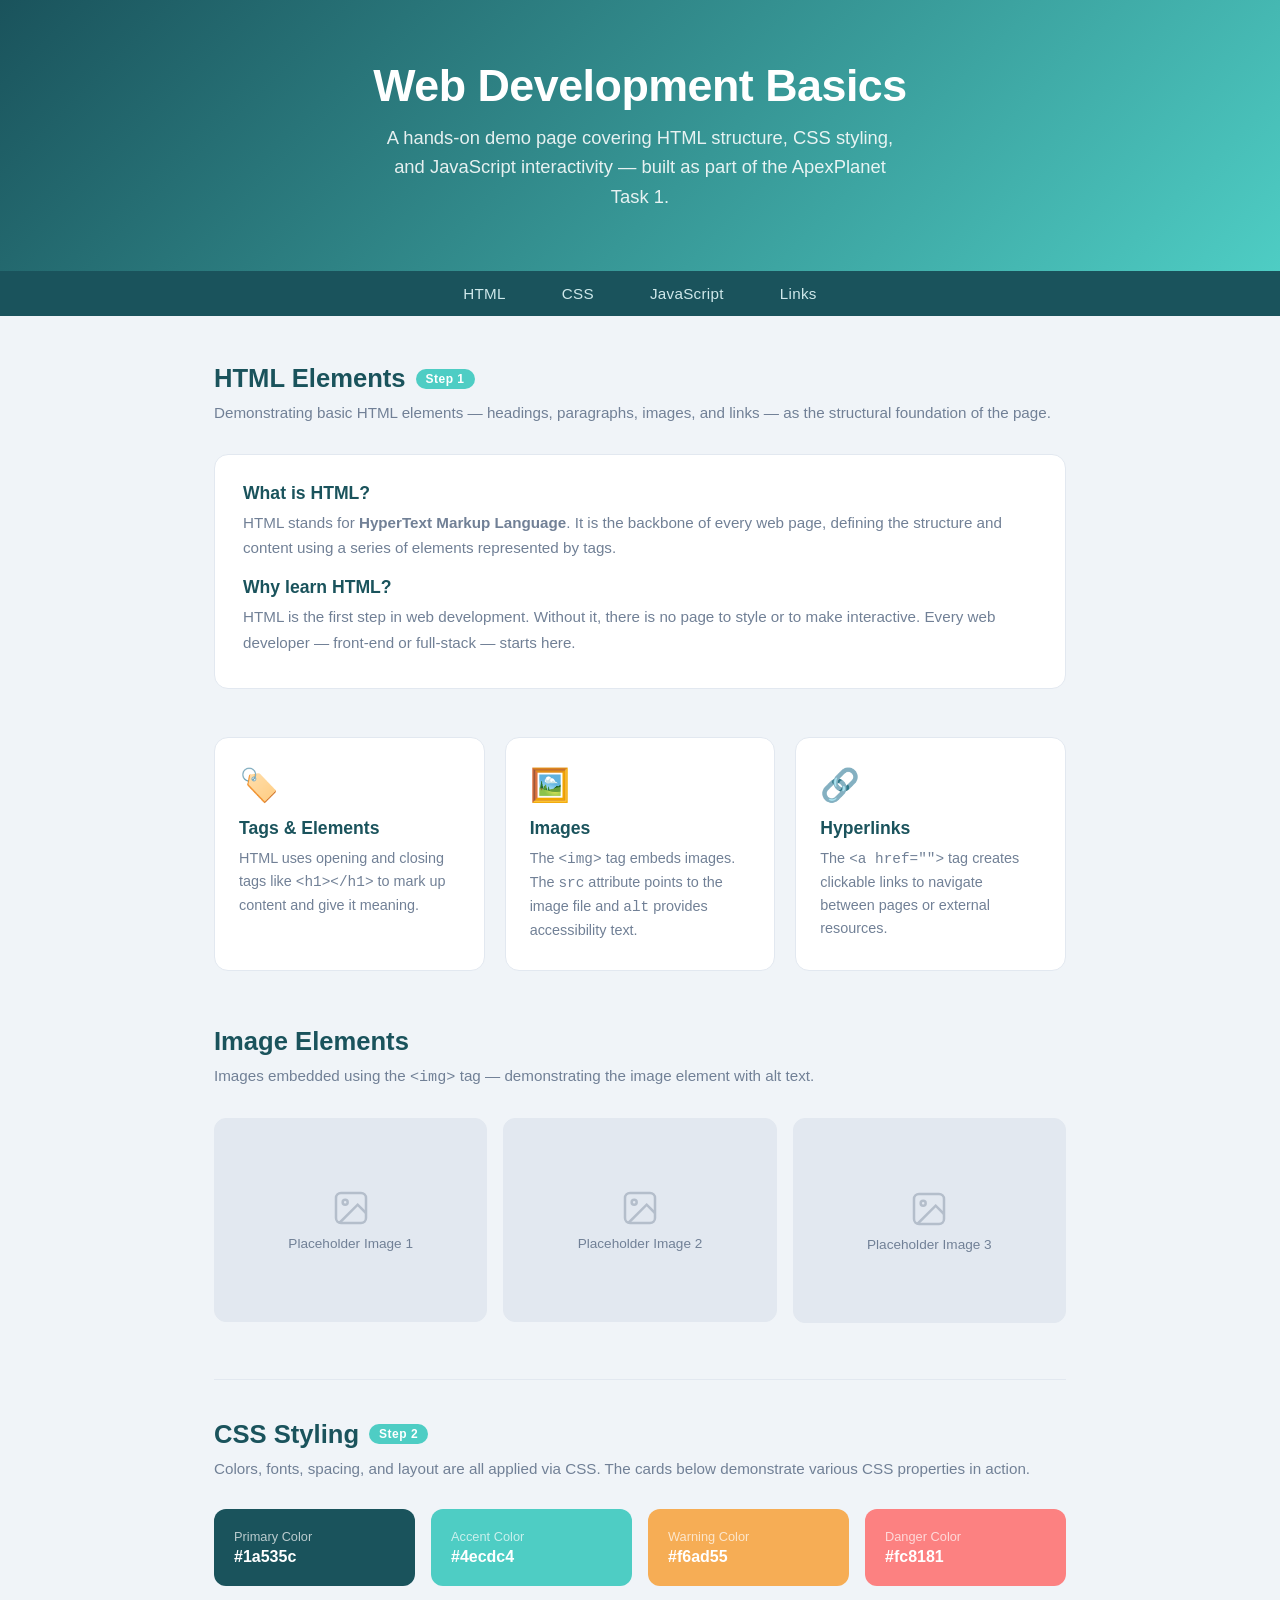
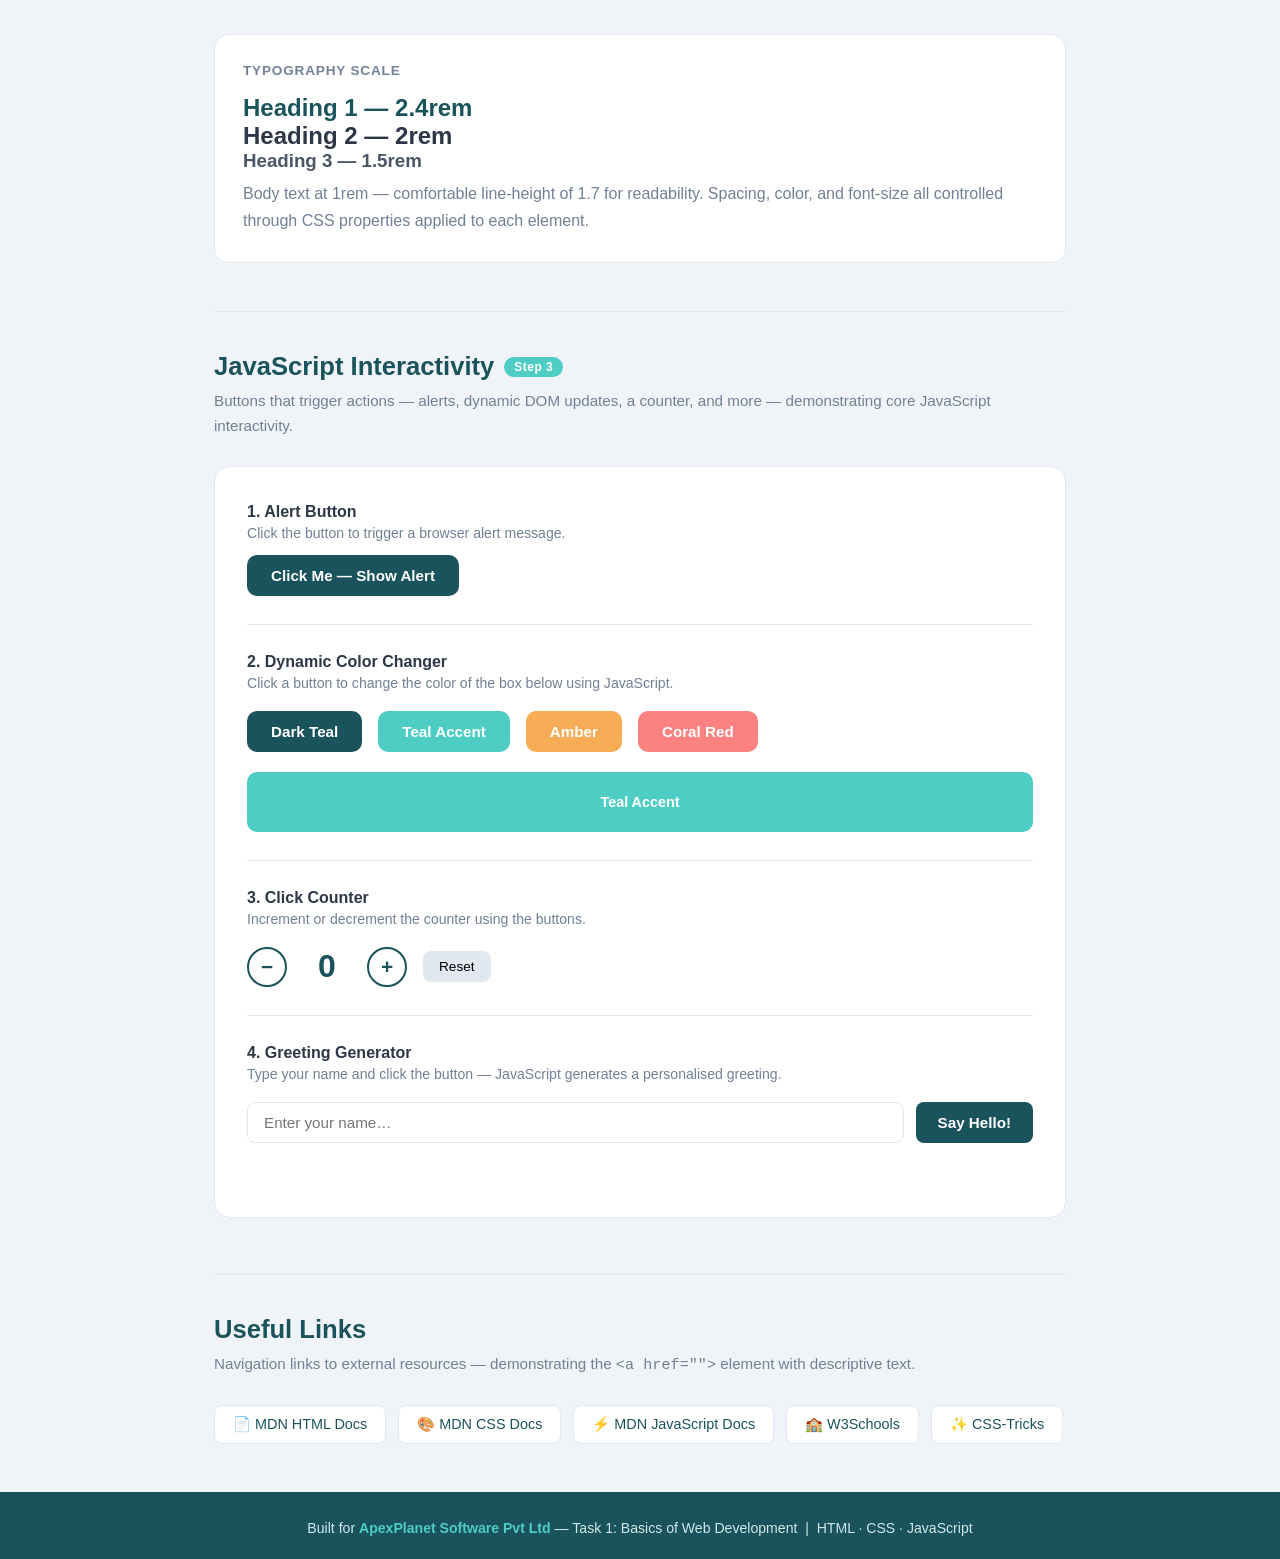
<file: index.html>
<!DOCTYPE html>
<html lang="en">
<head>
  <meta charset="UTF-8" />
  <meta name="viewport" content="width=device-width, initial-scale=1.0"/>
  <title>My Web Dev Page</title>
  <style>
    * { margin: 0; padding: 0; box-sizing: border-box; }

    body {
      font-family: 'Segoe UI', Tahoma, Geneva, Verdana, sans-serif;
      background: #f0f4f8;
      color: #2d3748;
    }

    header {
      background: linear-gradient(135deg, #1a535c, #4ecdc4);
      color: white;
      padding: 60px 40px;
      text-align: center;
    }

    header h1 {
      font-size: 2.8rem;
      font-weight: 700;
      margin-bottom: 12px;
      letter-spacing: -0.5px;
    }

    header p {
      font-size: 1.15rem;
      opacity: 0.88;
      max-width: 520px;
      margin: 0 auto;
      line-height: 1.6;
    }

    nav {
      background: #1a535c;
      display: flex;
      justify-content: center;
      gap: 0;
    }

    nav a {
      color: #cfe8ea;
      text-decoration: none;
      padding: 14px 28px;
      font-size: 0.95rem;
      letter-spacing: 0.3px;
      transition: background 0.2s, color 0.2s;
    }

    nav a:hover {
      background: #4ecdc4;
      color: white;
    }

    main {
      max-width: 900px;
      margin: 0 auto;
      padding: 48px 24px;
    }

    .section-title {
      font-size: 1.6rem;
      font-weight: 700;
      color: #1a535c;
      margin-bottom: 8px;
      display: flex;
      align-items: center;
      gap: 10px;
    }

    .section-title .badge {
      background: #4ecdc4;
      color: white;
      font-size: 0.75rem;
      padding: 3px 10px;
      border-radius: 20px;
      font-weight: 600;
      letter-spacing: 0.5px;
    }

    .section-desc {
      color: #718096;
      margin-bottom: 28px;
      font-size: 0.95rem;
      line-height: 1.6;
    }

    .card-grid {
      display: grid;
      grid-template-columns: repeat(auto-fit, minmax(260px, 1fr));
      gap: 20px;
      margin-bottom: 56px;
    }

    .card {
      background: white;
      border-radius: 14px;
      padding: 28px 24px;
      border: 1px solid #e2e8f0;
      transition: transform 0.2s, box-shadow 0.2s;
    }

    .card:hover {
      transform: translateY(-4px);
      box-shadow: 0 12px 32px rgba(0,0,0,0.1);
    }

    .card-icon {
      font-size: 2rem;
      margin-bottom: 14px;
    }

    .card h3 {
      font-size: 1.1rem;
      font-weight: 700;
      color: #1a535c;
      margin-bottom: 8px;
    }

    .card p {
      font-size: 0.9rem;
      color: #718096;
      line-height: 1.6;
    }

    .image-section {
      margin-bottom: 56px;
    }

    .image-grid {
      display: grid;
      grid-template-columns: repeat(auto-fit, minmax(200px, 1fr));
      gap: 16px;
    }

    .image-box {
      border-radius: 12px;
      overflow: hidden;
      background: #e2e8f0;
      aspect-ratio: 4/3;
      display: flex;
      align-items: center;
      justify-content: center;
      font-size: 0.85rem;
      color: #718096;
      border: 1px solid #e2e8f0;
      flex-direction: column;
      gap: 8px;
    }

    .image-box svg {
      opacity: 0.4;
    }

    .link-section {
      margin-bottom: 56px;
    }

    .link-list {
      list-style: none;
      display: flex;
      flex-wrap: wrap;
      gap: 12px;
    }

    .link-list a {
      display: inline-flex;
      align-items: center;
      gap: 6px;
      background: white;
      border: 1px solid #e2e8f0;
      color: #1a535c;
      text-decoration: none;
      padding: 10px 18px;
      border-radius: 8px;
      font-size: 0.9rem;
      font-weight: 500;
      transition: all 0.2s;
    }

    .link-list a:hover {
      background: #1a535c;
      color: white;
      border-color: #1a535c;
    }

    .js-section {
      background: white;
      border-radius: 16px;
      padding: 36px 32px;
      border: 1px solid #e2e8f0;
      margin-bottom: 56px;
    }

    .js-demo {
      display: flex;
      flex-wrap: wrap;
      gap: 16px;
      margin-top: 20px;
    }

    .demo-btn {
      padding: 12px 24px;
      border: none;
      border-radius: 10px;
      font-size: 0.95rem;
      font-weight: 600;
      cursor: pointer;
      transition: transform 0.15s, opacity 0.15s;
    }

    .demo-btn:hover { opacity: 0.88; transform: scale(1.03); }
    .demo-btn:active { transform: scale(0.97); }

    .btn-primary   { background: #1a535c; color: white; }
    .btn-secondary { background: #4ecdc4; color: white; }
    .btn-warning   { background: #f6ad55; color: white; }
    .btn-danger    { background: #fc8181; color: white; }

    #colorBox {
      width: 100%;
      height: 60px;
      border-radius: 10px;
      margin-top: 20px;
      background: #4ecdc4;
      transition: background 0.4s;
      display: flex;
      align-items: center;
      justify-content: center;
      color: white;
      font-weight: 600;
      font-size: 0.9rem;
    }

    .counter-widget {
      display: flex;
      align-items: center;
      gap: 16px;
      margin-top: 20px;
    }

    .counter-btn {
      width: 40px;
      height: 40px;
      border-radius: 50%;
      border: 2px solid #1a535c;
      background: white;
      color: #1a535c;
      font-size: 1.3rem;
      cursor: pointer;
      transition: all 0.15s;
      display: flex;
      align-items: center;
      justify-content: center;
      font-weight: 700;
    }

    .counter-btn:hover { background: #1a535c; color: white; }

    #counterDisplay {
      font-size: 2rem;
      font-weight: 700;
      color: #1a535c;
      min-width: 48px;
      text-align: center;
    }

    .form-row {
      display: flex;
      gap: 12px;
      margin-top: 20px;
      flex-wrap: wrap;
    }

    .form-row input {
      flex: 1;
      min-width: 180px;
      padding: 11px 16px;
      border: 1.5px solid #e2e8f0;
      border-radius: 8px;
      font-size: 0.95rem;
      outline: none;
      transition: border-color 0.2s;
    }

    .form-row input:focus { border-color: #4ecdc4; }

    .form-row button {
      padding: 11px 22px;
      background: #1a535c;
      color: white;
      border: none;
      border-radius: 8px;
      font-size: 0.95rem;
      font-weight: 600;
      cursor: pointer;
      transition: opacity 0.2s;
    }

    .form-row button:hover { opacity: 0.85; }

    #greetingOutput {
      margin-top: 14px;
      font-size: 1rem;
      color: #1a535c;
      font-weight: 600;
      min-height: 24px;
    }

    hr { border: none; border-top: 1.5px solid #e2e8f0; margin: 40px 0; }

    footer {
      background: #1a535c;
      color: #cfe8ea;
      text-align: center;
      padding: 28px 20px;
      font-size: 0.88rem;
    }

    footer strong { color: #4ecdc4; }
  </style>
</head>
<body>

  <header>
    <h1>Web Development Basics</h1>
    <p>A hands-on demo page covering HTML structure, CSS styling, and JavaScript interactivity — built as part of the ApexPlanet Task 1.</p>
  </header>

  <nav>
    <a href="#html-section">HTML</a>
    <a href="#css-section">CSS</a>
    <a href="#js-section">JavaScript</a>
    <a href="#links-section">Links</a>
  </nav>

  <main>

    <section id="html-section">
      <h2 class="section-title">HTML Elements <span class="badge">Step 1</span></h2>
      <p class="section-desc">Demonstrating basic HTML elements — headings, paragraphs, images, and links — as the structural foundation of the page.</p>

      <div style="background:white; border-radius:14px; padding:28px 28px 32px; border:1px solid #e2e8f0; margin-bottom:48px;">
        <h3 style="color:#1a535c; font-size:1.1rem; margin-bottom:6px;">What is HTML?</h3>
        <p style="color:#718096; font-size:0.95rem; line-height:1.7; margin-bottom:16px;">
          HTML stands for <strong>HyperText Markup Language</strong>. It is the backbone of every web page,
          defining the structure and content using a series of elements represented by tags.
        </p>
        <h3 style="color:#1a535c; font-size:1.1rem; margin-bottom:6px;">Why learn HTML?</h3>
        <p style="color:#718096; font-size:0.95rem; line-height:1.7;">
          HTML is the first step in web development. Without it, there is no page to style or to make interactive.
          Every web developer — front-end or full-stack — starts here.
        </p>
      </div>

      <div class="card-grid">
        <div class="card">
          <div class="card-icon">🏷️</div>
          <h3>Tags &amp; Elements</h3>
          <p>HTML uses opening and closing tags like <code>&lt;h1&gt;&lt;/h1&gt;</code> to mark up content and give it meaning.</p>
        </div>
        <div class="card">
          <div class="card-icon">🖼️</div>
          <h3>Images</h3>
          <p>The <code>&lt;img&gt;</code> tag embeds images. The <code>src</code> attribute points to the image file and <code>alt</code> provides accessibility text.</p>
        </div>
        <div class="card">
          <div class="card-icon">🔗</div>
          <h3>Hyperlinks</h3>
          <p>The <code>&lt;a href=""&gt;</code> tag creates clickable links to navigate between pages or external resources.</p>
        </div>
      </div>

      <div class="image-section">
        <h2 class="section-title" style="margin-bottom:8px;">Image Elements</h2>
        <p class="section-desc">Images embedded using the <code>&lt;img&gt;</code> tag — demonstrating the image element with alt text.</p>
        <div class="image-grid">
          <div class="image-box">
            <svg width="40" height="40" fill="none" viewBox="0 0 24 24" stroke="#718096" stroke-width="1.5">
              <rect x="3" y="3" width="18" height="18" rx="3"/>
              <circle cx="8.5" cy="8.5" r="1.5"/>
              <path d="M21 15l-5-5L5 21"/>
            </svg>
            <span>Placeholder Image 1</span>
          </div>
          <div class="image-box">
            <svg width="40" height="40" fill="none" viewBox="0 0 24 24" stroke="#718096" stroke-width="1.5">
              <rect x="3" y="3" width="18" height="18" rx="3"/>
              <circle cx="8.5" cy="8.5" r="1.5"/>
              <path d="M21 15l-5-5L5 21"/>
            </svg>
            <span>Placeholder Image 2</span>
          </div>
          <div class="image-box">
            <svg width="40" height="40" fill="none" viewBox="0 0 24 24" stroke="#718096" stroke-width="1.5">
              <rect x="3" y="3" width="18" height="18" rx="3"/>
              <circle cx="8.5" cy="8.5" r="1.5"/>
              <path d="M21 15l-5-5L5 21"/>
            </svg>
            <span>Placeholder Image 3</span>
          </div>
        </div>
      </div>
    </section>

    <hr />

    <section id="css-section">
      <h2 class="section-title">CSS Styling <span class="badge">Step 2</span></h2>
      <p class="section-desc">Colors, fonts, spacing, and layout are all applied via CSS. The cards below demonstrate various CSS properties in action.</p>

      <div style="display:grid; grid-template-columns:repeat(auto-fit,minmax(200px,1fr)); gap:16px; margin-bottom:48px;">
        <div style="background:#1a535c; color:white; border-radius:12px; padding:20px;">
          <p style="font-size:0.8rem; opacity:0.7; margin-bottom:4px;">Primary Color</p>
          <p style="font-size:1rem; font-weight:700;">#1a535c</p>
        </div>
        <div style="background:#4ecdc4; color:white; border-radius:12px; padding:20px;">
          <p style="font-size:0.8rem; opacity:0.7; margin-bottom:4px;">Accent Color</p>
          <p style="font-size:1rem; font-weight:700;">#4ecdc4</p>
        </div>
        <div style="background:#f6ad55; color:white; border-radius:12px; padding:20px;">
          <p style="font-size:0.8rem; opacity:0.7; margin-bottom:4px;">Warning Color</p>
          <p style="font-size:1rem; font-weight:700;">#f6ad55</p>
        </div>
        <div style="background:#fc8181; color:white; border-radius:12px; padding:20px;">
          <p style="font-size:0.8rem; opacity:0.7; margin-bottom:4px;">Danger Color</p>
          <p style="font-size:1rem; font-weight:700;">#fc8181</p>
        </div>
      </div>

      <div style="background:white; border-radius:14px; padding:28px; border:1px solid #e2e8f0; margin-bottom:48px;">
        <p style="font-size:0.85rem; color:#718096; margin-bottom:16px; font-weight:600; text-transform:uppercase; letter-spacing:0.8px;">Typography Scale</p>
        <h1 style="color:#1a535c;">Heading 1 — 2.4rem</h1>
        <h2 style="color:#2d3748;">Heading 2 — 2rem</h2>
        <h3 style="color:#4a5568;">Heading 3 — 1.5rem</h3>
        <p style="color:#718096; margin-top:8px; line-height:1.7;">Body text at 1rem — comfortable line-height of 1.7 for readability. Spacing, color, and font-size all controlled through CSS properties applied to each element.</p>
      </div>
    </section>

    <hr />

    <section id="js-section">
      <h2 class="section-title">JavaScript Interactivity <span class="badge">Step 3</span></h2>
      <p class="section-desc">Buttons that trigger actions — alerts, dynamic DOM updates, a counter, and more — demonstrating core JavaScript interactivity.</p>

      <div class="js-section">

        <p style="font-weight:600; color:#2d3748; margin-bottom:4px;">1. Alert Button</p>
        <p style="font-size:0.88rem; color:#718096; margin-bottom:14px;">Click the button to trigger a browser alert message.</p>
        <button class="demo-btn btn-primary" onclick="alert('Hello! You clicked the alert button. JavaScript is working! 🎉')">
          Click Me — Show Alert
        </button>

        <hr style="margin: 28px 0;" />

        <p style="font-weight:600; color:#2d3748; margin-bottom:4px;">2. Dynamic Color Changer</p>
        <p style="font-size:0.88rem; color:#718096; margin-bottom:14px;">Click a button to change the color of the box below using JavaScript.</p>
        <div class="js-demo">
          <button class="demo-btn btn-primary"   onclick="changeColor('#1a535c','Dark Teal')">Dark Teal</button>
          <button class="demo-btn btn-secondary" onclick="changeColor('#4ecdc4','Teal Accent')">Teal Accent</button>
          <button class="demo-btn btn-warning"   onclick="changeColor('#f6ad55','Amber')">Amber</button>
          <button class="demo-btn btn-danger"    onclick="changeColor('#fc8181','Coral Red')">Coral Red</button>
        </div>
        <div id="colorBox">Teal Accent</div>

        <hr style="margin: 28px 0;" />

        <p style="font-weight:600; color:#2d3748; margin-bottom:4px;">3. Click Counter</p>
        <p style="font-size:0.88rem; color:#718096; margin-bottom:4px;">Increment or decrement the counter using the buttons.</p>
        <div class="counter-widget">
          <button class="counter-btn" onclick="updateCounter(-1)">−</button>
          <span id="counterDisplay">0</span>
          <button class="counter-btn" onclick="updateCounter(1)">+</button>
          <button style="padding:8px 16px; border:none; background:#e2e8f0; border-radius:8px; cursor:pointer; font-size:0.85rem;" onclick="resetCounter()">Reset</button>
        </div>

        <hr style="margin: 28px 0;" />

        <p style="font-weight:600; color:#2d3748; margin-bottom:4px;">4. Greeting Generator</p>
        <p style="font-size:0.88rem; color:#718096; margin-bottom:4px;">Type your name and click the button — JavaScript generates a personalised greeting.</p>
        <div class="form-row">
          <input type="text" id="nameInput" placeholder="Enter your name…" />
          <button onclick="greetUser()">Say Hello!</button>
        </div>
        <p id="greetingOutput"></p>

      </div>
    </section>

    <hr />
    <section id="links-section">
      <h2 class="section-title">Useful Links</h2>
      <p class="section-desc">Navigation links to external resources — demonstrating the <code>&lt;a href=""&gt;</code> element with descriptive text.</p>
      <ul class="link-list">
        <li><a href="https://developer.mozilla.org/en-US/docs/Web/HTML" target="_blank">📄 MDN HTML Docs</a></li>
        <li><a href="https://developer.mozilla.org/en-US/docs/Web/CSS" target="_blank">🎨 MDN CSS Docs</a></li>
        <li><a href="https://developer.mozilla.org/en-US/docs/Web/JavaScript" target="_blank">⚡ MDN JavaScript Docs</a></li>
        <li><a href="https://www.w3schools.com" target="_blank">🏫 W3Schools</a></li>
        <li><a href="https://css-tricks.com" target="_blank">✨ CSS-Tricks</a></li>
      </ul>
    </section>

  </main>

  <footer>
    Built for <strong>ApexPlanet Software Pvt Ltd</strong> — Task 1: Basics of Web Development &nbsp;|&nbsp; HTML · CSS · JavaScript
  </footer>

  <script>
    let count = 0;

    function changeColor(hex, label) {
      const box = document.getElementById('colorBox');
      box.style.background = hex;
      box.textContent = label;
    }

    function updateCounter(delta) {
      count += delta;
      document.getElementById('counterDisplay').textContent = count;
    }

    function resetCounter() {
      count = 0;
      document.getElementById('counterDisplay').textContent = 0;
    }

    function greetUser() {
      const name = document.getElementById('nameInput').value.trim();
      const out  = document.getElementById('greetingOutput');
      if (!name) {
        out.textContent = '⚠️ Please enter your name first!';
        out.style.color = '#fc8181';
        return;
      }
      const hour = new Date().getHours();
      const timeOfDay = hour < 12 ? 'morning' : hour < 18 ? 'afternoon' : 'evening';
      out.textContent = `👋 Good ${timeOfDay}, ${name}! Welcome to the world of web development!`;
      out.style.color = '#1a535c';
    }

    document.getElementById('nameInput').addEventListener('keydown', function(e) {
      if (e.key === 'Enter') greetUser();
    });
  </script>

</body>
</html>
</file>
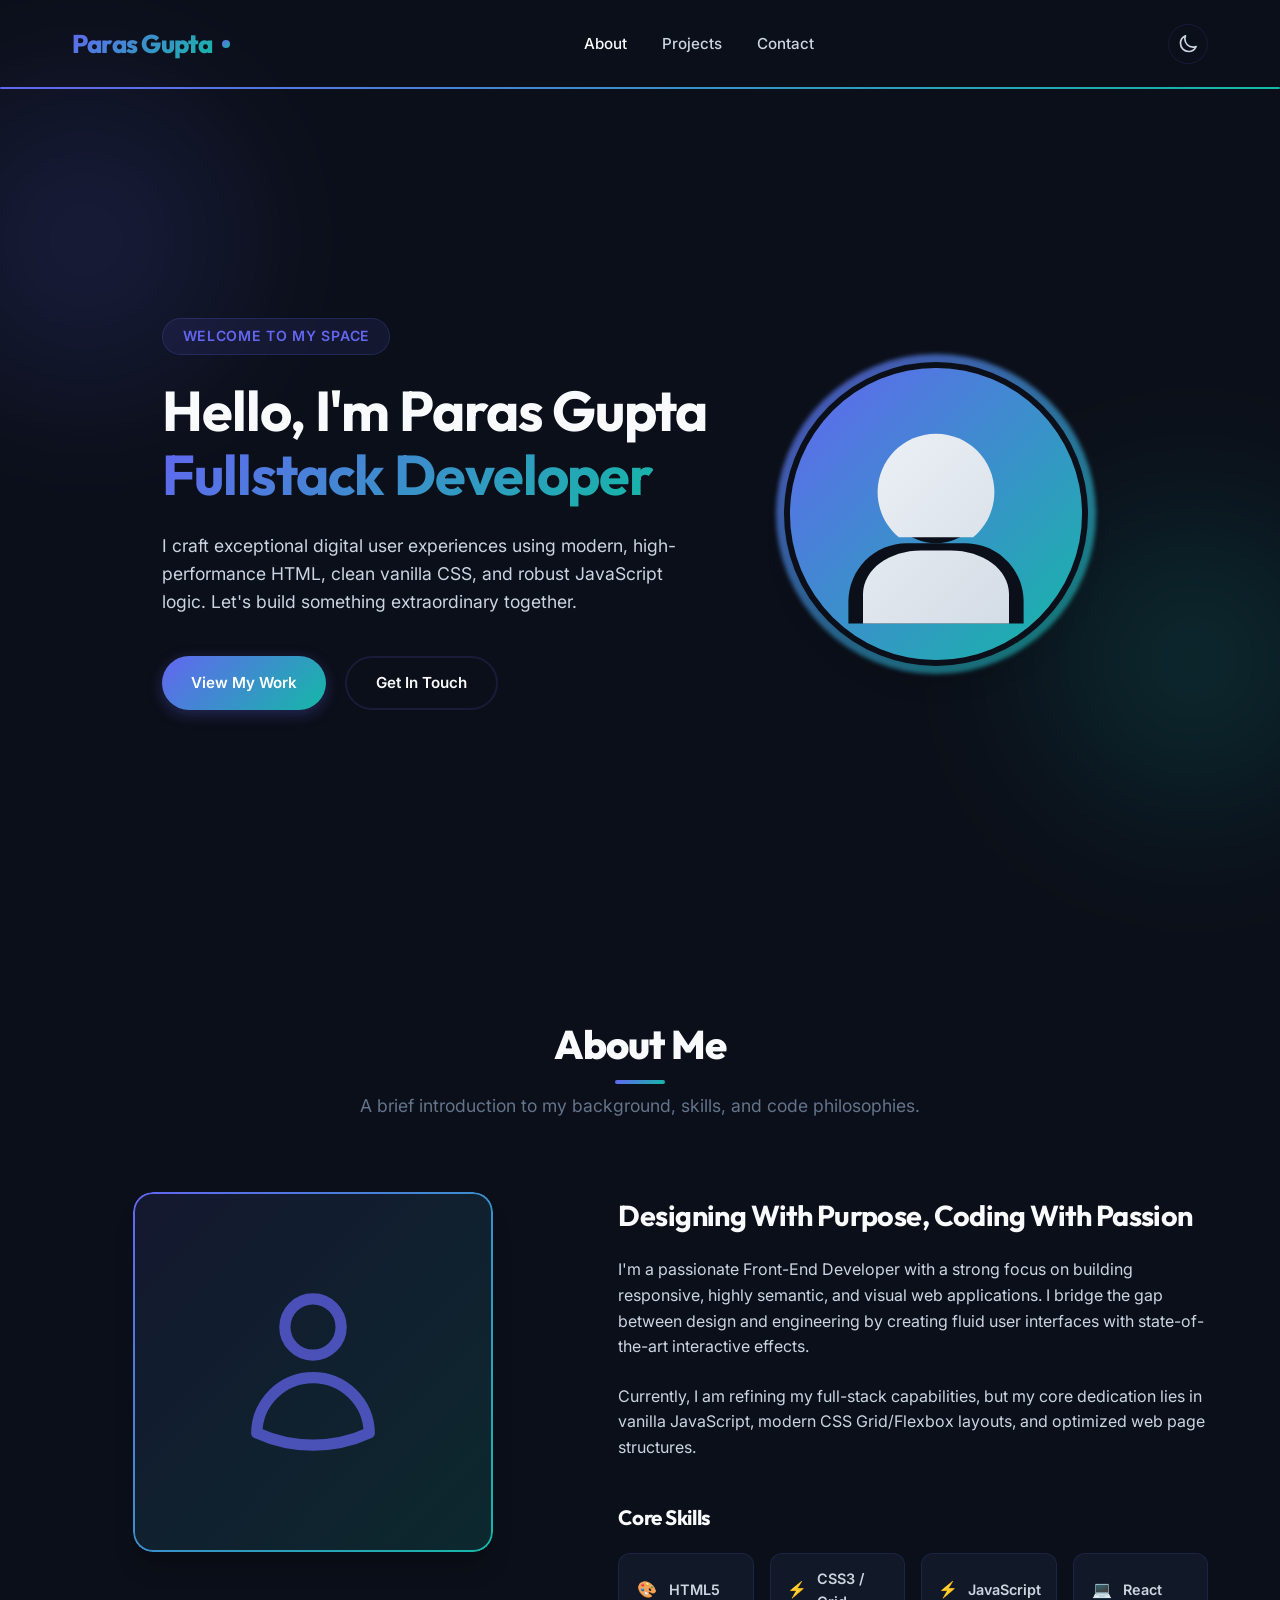
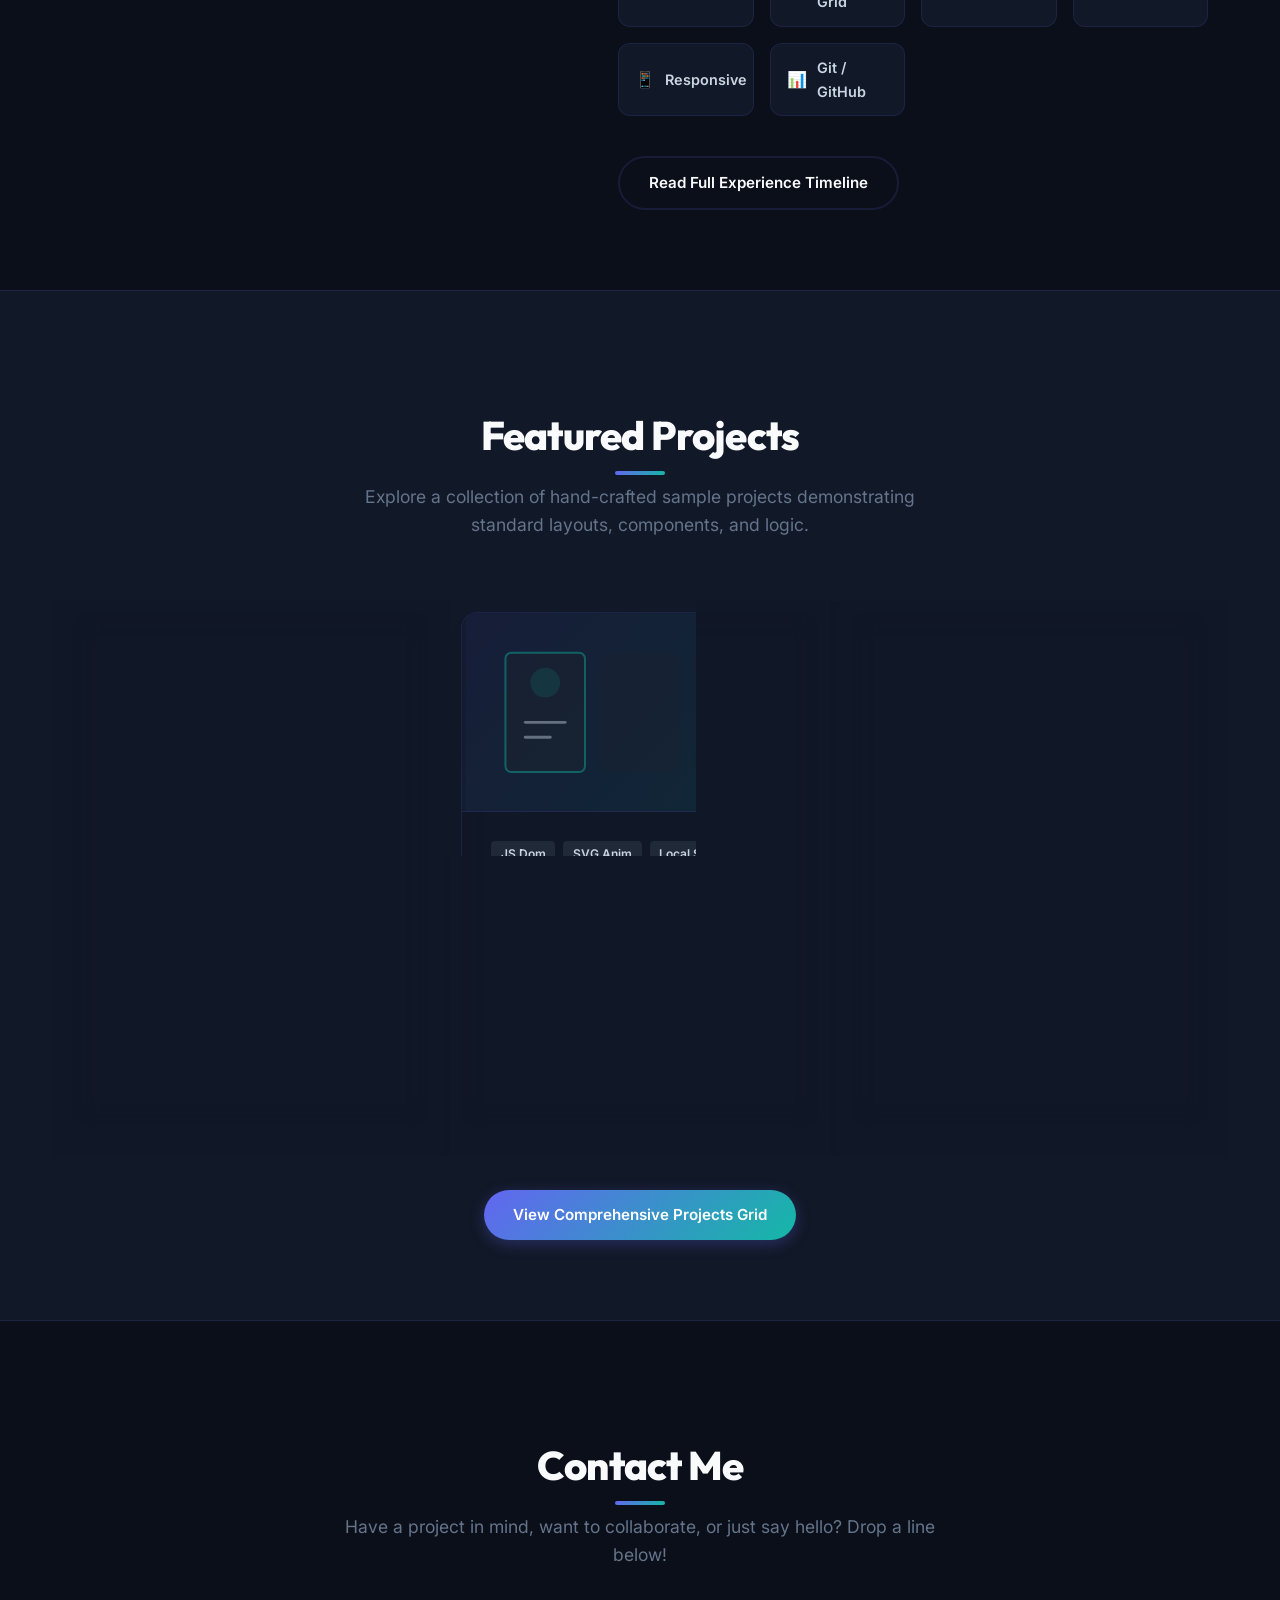
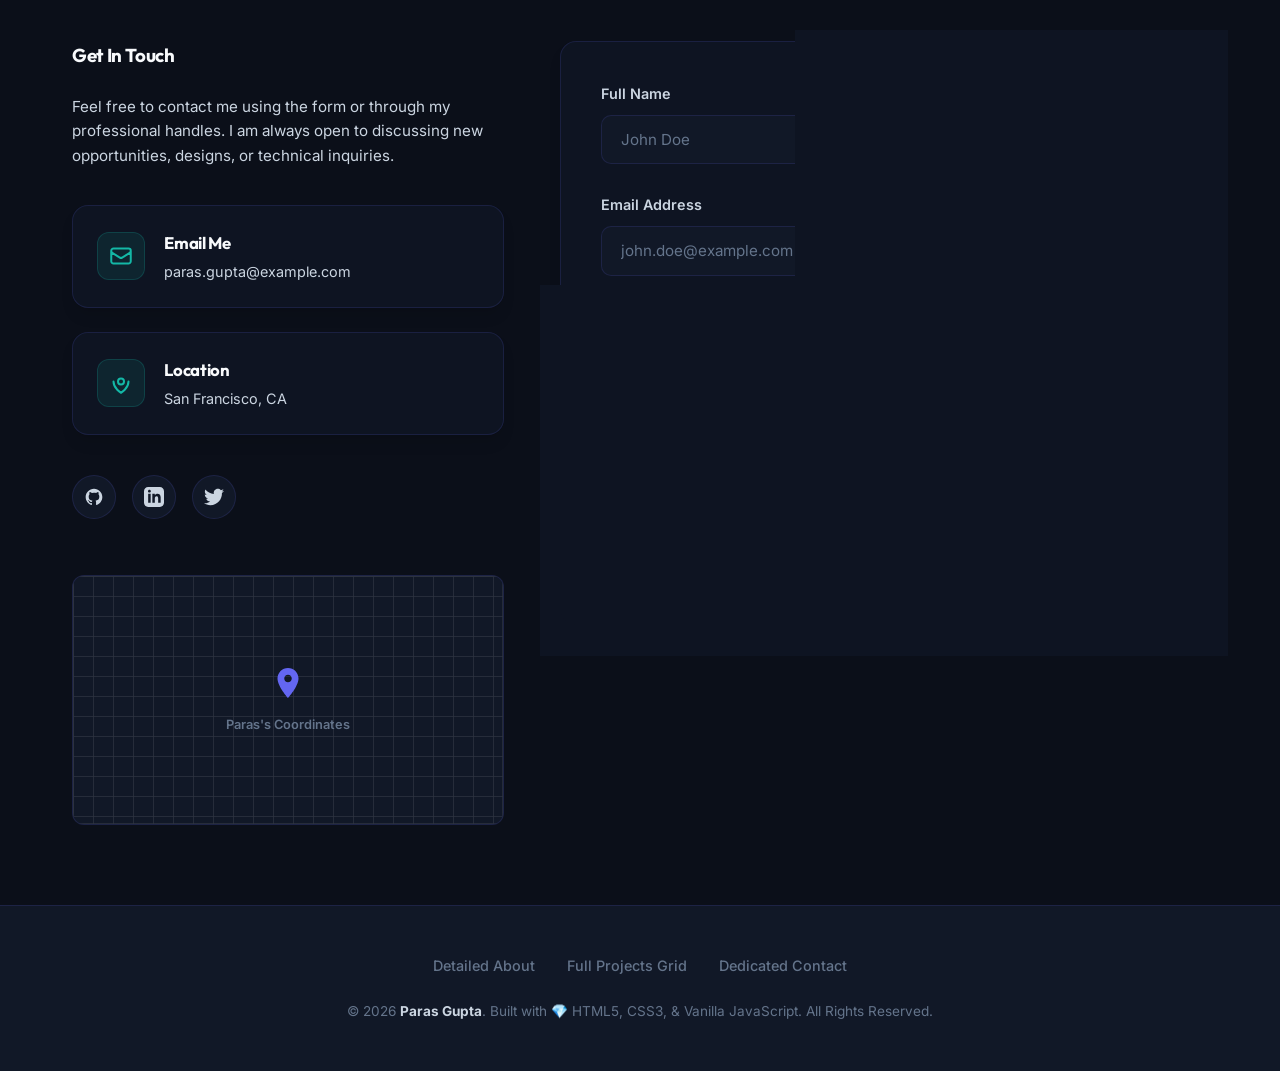
<file: task4/obj1/index.html>
<!DOCTYPE html>
<html lang="en">

<head>
  <meta charset="UTF-8">
  <meta name="viewport" content="width=device-width, initial-scale=1.0">
  <title>Creative Fullstack Developer | Portfolio</title>
  <meta name="description"
    content="Stunning responsive personal portfolio website showcasing modern web development projects, creative skills, and experience. Built with HTML, CSS, and Vanilla JS.">

  <link rel="stylesheet" href="styles.css">
</head>

<body>

  <div class="bg-blob blob-indigo"></div>
  <div class="bg-blob blob-teal"></div>

  <header class="header">
    <div class="container nav-container">
      <a href="index.html" class="logo-link" id="logoLink">
        <span class="logo-text text-gradient">Paras Gupta</span>
        <span class="logo-dot"></span>
      </a>

      <nav class="nav-menu" id="navMenu">
        <a href="#about" class="nav-link active" id="navLinkAbout">About</a>
        <a href="#projects" class="nav-link" id="navLinkProjects">Projects</a>
        <a href="#contact" class="nav-link" id="navLinkContact">Contact</a>
      </nav>

      <div class="nav-actions">

        <button class="theme-toggle" id="themeToggle" aria-label="Toggle Theme">
          <svg class="moon-icon" fill="none" stroke="currentColor" stroke-width="2" viewBox="0 0 24 24" width="20"
            height="20">
            <path stroke-linecap="round" stroke-linejoin="round"
              d="M21.752 15.002A9.718 9.718 0 0118 15.75c-5.385 0-9.75-4.365-9.75-9.75 0-1.33.266-2.597.748-3.752A9.753 9.753 0 003 11.25C3 16.635 7.365 21 12.75 21a9.753 9.753 0 009.002-5.998z">
            </path>
          </svg>
          <svg class="sun-icon" fill="none" stroke="currentColor" stroke-width="2" viewBox="0 0 24 24" width="20"
            height="20">
            <path stroke-linecap="round" stroke-linejoin="round"
              d="M12 3v2.25m0 13.5V21M4.93 4.93l1.591 1.591m10.954 10.954l1.591 1.591M3 12h2.25m13.5 0H21m-2.25 4.93l-1.591-1.591M6.52 6.52l-1.591-1.591M12 7.5a4.5 4.5 0 100 9 4.5 4.5 0 000-9z">
            </path>
          </svg>
        </button>

        <button class="hamburger" id="hamburger" aria-label="Open Navigation Menu">
          <span></span>
          <span></span>
          <span></span>
        </button>
      </div>
    </div>
  </header>

  <main>

    <section class="hero" id="hero">
      <div class="container hero-grid">

        <div class="hero-content">
          <span class="hero-tag">Welcome to my space</span>
          <h1 class="hero-title">Hello, I'm Paras Gupta<br><span class="text-gradient" id="typingText">Fullstack
              Developer</span>
          </h1>
          <p class="hero-desc">I craft exceptional digital user experiences using modern, high-performance HTML, clean
            vanilla CSS, and robust JavaScript logic. Let's build something extraordinary together.</p>
          <div class="hero-btns">
            <a href="#projects" class="btn btn-primary" id="heroBtnWork">View My Work</a>
            <a href="contact.html" class="btn btn-secondary" id="heroBtnContact">Get In Touch</a>
          </div>
        </div>

        <div class="hero-visual">
          <div class="hero-glow-ring"></div>
          <div class="hero-avatar-wrapper">
            <svg class="avatar-placeholder-svg" viewBox="0 0 200 200" fill="none" xmlns="http://www.w3.org/2000/svg">
              <rect width="200" height="200" fill="url(#hero-gradient)" />
              <circle cx="100" cy="85" r="35" fill="var(--bg-primary)" />
              <path
                d="M100 45C77.9086 45 60 62.9086 60 85C60 97.4589 65.6881 108.59 74.6295 116H125.37C134.312 108.59 140 97.4589 140 85C140 62.9086 122.091 45 100 45Z"
                fill="url(#avatar-grad)" />
              <path d="M40 160C40 137.909 57.9086 120 80 120H120C142.091 120 160 137.909 160 160V175H40V160Z"
                fill="var(--bg-primary)" />
              <path d="M50 155C50 137.909 67.9086 125 90 125H110C132.091 125 150 137.909 150 155V175H50V155Z"
                fill="url(#avatar-grad)" />
              <defs>
                <linearGradient id="hero-gradient" x1="0" y1="0" x2="200" y2="200" gradientUnits="userSpaceOnUse">
                  <stop stop-color="var(--accent-1)" />
                  <stop offset="1" stop-color="var(--accent-2)" />
                </linearGradient>
                <linearGradient id="avatar-grad" x1="0" y1="0" x2="200" y2="200" gradientUnits="userSpaceOnUse">
                  <stop stop-color="var(--text-primary)" />
                  <stop offset="1" stop-color="var(--text-secondary)" />
                </linearGradient>
              </defs>
            </svg>
          </div>
        </div>
      </div>
    </section>

    <section class="section" id="about">
      <div class="container">
        <div class="section-header">
          <h2 class="section-title">About Me</h2>
          <p class="section-subtitle">A brief introduction to my background, skills, and code philosophies.</p>
        </div>

        <div class="about-grid">

          <div class="about-visual">
            <div class="about-photo-wrapper">
              <div class="photo-placeholder">
                <svg class="photo-placeholder-svg" fill="none" stroke="currentColor" stroke-width="1.5"
                  viewBox="0 0 24 24" xmlns="http://www.w3.org/2000/svg">
                  <path stroke-linecap="round" stroke-linejoin="round"
                    d="M15.75 6a3.75 3.75 0 11-7.5 0 3.75 3.75 0 017.5 0zM4.501 20.118a7.5 7.5 0 0114.998 0A17.933 17.933 0 0112 21.75c-2.676 0-5.216-.584-7.499-1.632z">
                  </path>
                </svg>
              </div>
            </div>
          </div>

          <div class="about-content">
            <h3>Designing With Purpose, Coding With Passion</h3>
            <p class="about-bio">I'm a passionate Front-End Developer with a strong focus on building responsive, highly
              semantic, and visual web applications. I bridge the gap between design and engineering by creating fluid
              user interfaces with state-of-the-art interactive effects.</p>
            <p class="about-bio">Currently, I am refining my full-stack capabilities, but my core dedication lies in
              vanilla JavaScript, modern CSS Grid/Flexbox layouts, and optimized web page structures.</p>

            <div class="skills-container">
              <h4 class="skills-title">Core Skills</h4>
              <div class="skills-grid">

                <div class="skill-tag">
                  <span class="skill-icon">🎨</span>
                  <span class="skill-name">HTML5</span>
                </div>

                <div class="skill-tag">
                  <span class="skill-icon">⚡</span>
                  <span class="skill-name">CSS3 / Grid</span>
                </div>

                <div class="skill-tag">
                  <span class="skill-icon">⚡</span>
                  <span class="skill-name">JavaScript</span>
                </div>

                <div class="skill-tag">
                  <span class="skill-icon">💻</span>
                  <span class="skill-name">React</span>
                </div>

                <div class="skill-tag">
                  <span class="skill-icon">📱</span>
                  <span class="skill-name">Responsive</span>
                </div>

                <div class="skill-tag">
                  <span class="skill-icon">📊</span>
                  <span class="skill-name">Git / GitHub</span>
                </div>
              </div>
            </div>

            <div style="margin-top: 2.5rem; text-align: left;">
              <a href="about.html" class="btn btn-secondary" id="aboutPageLink">Read Full Experience Timeline</a>
            </div>
          </div>
        </div>
      </div>
    </section>

    <section class="section" id="projects"
      style="background: var(--bg-secondary); border-top: 1px solid var(--card-border); border-bottom: 1px solid var(--card-border);">
      <div class="container">
        <div class="section-header">
          <h2 class="section-title">Featured Projects</h2>
          <p class="section-subtitle">Explore a collection of hand-crafted sample projects demonstrating standard
            layouts, components, and logic.</p>
        </div>

        <div class="projects-grid">

          <div class="project-card glass-card">
            <div class="project-img-wrapper">
              <svg class="project-placeholder-svg" viewBox="0 0 350 200" fill="none" xmlns="http://www.w3.org/2000/svg">
                <rect width="350" height="200" fill="url(#proj1-gradient)" opacity="0.1" />
                <path d="M50 150H300" stroke="var(--accent-1)" stroke-width="4" stroke-linecap="round" />
                <rect x="70" y="50" width="100" height="80" rx="6" fill="var(--bg-tertiary)" stroke="var(--accent-1)"
                  stroke-width="2" />
                <rect x="190" y="50" width="90" height="35" rx="4" fill="var(--bg-tertiary)" />
                <rect x="190" y="95" width="90" height="35" rx="4" fill="var(--accent-2)" opacity="0.2" />
                <defs>
                  <linearGradient id="proj1-gradient" x1="0" y1="0" x2="350" y2="200" gradientUnits="userSpaceOnUse">
                    <stop stop-color="var(--accent-1)" />
                    <stop offset="1" stop-color="var(--accent-2)" />
                  </linearGradient>
                </defs>
              </svg>
            </div>
            <div class="project-content">
              <div class="project-tags">
                <span class="project-tag">HTML5</span>
                <span class="project-tag">CSS Grid</span>
                <span class="project-tag">JS ES6</span>
              </div>
              <h3 class="project-title">Cyber-Cart Storefront</h3>
              <p class="project-desc">A premium responsive e-commerce landing page with detailed item filter sorting,
                micro-interactive cart widgets, and responsive Flexbox grid cards.</p>
              <div class="project-links">
                <a href="https://github.com" target="_blank" rel="noopener noreferrer" class="project-link"
                  id="p1Github">
                  <svg fill="currentColor" viewBox="0 0 24 24" width="18" height="18">
                    <path fill-rule="evenodd" clip-rule="evenodd"
                      d="M12 2C6.477 2 2 6.477 2 12c0 4.42 2.865 8.166 6.839 9.489.5.092.682-.217.682-.482 0-.237-.008-.866-.013-1.7-2.782.603-3.369-1.34-3.369-1.34-.454-1.156-1.11-1.464-1.11-1.464-.908-.62.069-.608.069-.608 1.003.07 1.531 1.03 1.531 1.03.892 1.529 2.341 1.087 2.91.831.092-.646.35-1.086.636-1.336-2.22-.253-4.555-1.11-4.555-4.943 0-1.091.39-1.984 1.029-2.683-.103-.253-.446-1.27.098-2.647 0 0 .84-.269 2.75 1.025A9.564 9.564 0 0112 6.844c.85.004 1.705.115 2.504.337 1.909-1.294 2.747-1.025 2.747-1.025.546 1.377.203 2.394.1 2.647.64.699 1.028 1.592 1.028 2.683 0 3.842-2.339 4.687-4.566 4.935.359.309.678.919.678 1.852 0 1.336-.012 2.415-.012 2.743 0 .267.18.579.688.481C19.138 20.162 22 16.418 22 12c0-5.523-4.477-10-10-10z" />
                  </svg>
                  <span>Code</span>
                </a>
                <a href="https://google.com" target="_blank" rel="noopener noreferrer" class="project-link" id="p1Live">
                  <svg fill="none" stroke="currentColor" stroke-width="2" viewBox="0 0 24 24" width="18" height="18">
                    <path stroke-linecap="round" stroke-linejoin="round"
                      d="M10 6H6a2 2 0 00-2 2v10a2 2 0 002 2h10a2 2 0 002-2v-4M14 4h6m0 0v6m0-6L10 14" />
                  </svg>
                  <span>Live Demo</span>
                </a>
              </div>
            </div>
          </div>

          <div class="project-card glass-card">
            <div class="project-img-wrapper">
              <svg class="project-placeholder-svg" viewBox="0 0 350 200" fill="none" xmlns="http://www.w3.org/2000/svg">
                <rect width="350" height="200" fill="url(#proj2-gradient)" opacity="0.1" />
                <rect x="40" y="40" width="80" height="120" rx="6" fill="var(--bg-tertiary)" stroke="var(--accent-2)"
                  stroke-width="2" />
                <rect x="135" y="40" width="80" height="120" rx="6" fill="var(--bg-tertiary)" opacity="0.6" />
                <rect x="230" y="40" width="80" height="120" rx="6" fill="var(--bg-tertiary)" opacity="0.6" />
                <circle cx="80" cy="70" r="15" fill="var(--accent-2)" opacity="0.3" />
                <line x1="60" y1="110" x2="100" y2="110" stroke="var(--text-secondary)" stroke-width="3"
                  stroke-linecap="round" />
                <line x1="60" y1="125" x2="85" y2="125" stroke="var(--text-secondary)" stroke-width="3"
                  stroke-linecap="round" />
                <defs>
                  <linearGradient id="proj2-gradient" x1="0" y1="0" x2="350" y2="200" gradientUnits="userSpaceOnUse">
                    <stop stop-color="var(--accent-1)" />
                    <stop offset="1" stop-color="var(--accent-2)" />
                  </linearGradient>
                </defs>
              </svg>
            </div>
            <div class="project-content">
              <div class="project-tags">
                <span class="project-tag">JS Dom</span>
                <span class="project-tag">SVG Anim</span>
                <span class="project-tag">Local Storage</span>
              </div>
              <h3 class="project-title">Apex Task Board</h3>
              <p class="project-desc">A premium client-side KANBAN style project manager. Drag-and-drop simulated board
                cards, full state persistence in LocalStorage, and interactive notifications.</p>
              <div class="project-links">
                <a href="https://github.com" target="_blank" rel="noopener noreferrer" class="project-link"
                  id="p2Github">
                  <svg fill="currentColor" viewBox="0 0 24 24" width="18" height="18">
                    <path fill-rule="evenodd" clip-rule="evenodd"
                      d="M12 2C6.477 2 2 6.477 2 12c0 4.42 2.865 8.166 6.839 9.489.5.092.682-.217.682-.482 0-.237-.008-.866-.013-1.7-2.782.603-3.369-1.34-3.369-1.34-.454-1.156-1.11-1.464-1.11-1.464-.908-.62.069-.608.069-.608 1.003.07 1.531 1.03 1.531 1.03.892 1.529 2.341 1.087 2.91.831.092-.646.35-1.086.636-1.336-2.22-.253-4.555-1.11-4.555-4.943 0-1.091.39-1.984 1.029-2.683-.103-.253-.446-1.27.098-2.647 0 0 .84-.269 2.75 1.025A9.564 9.564 0 0112 6.844c.85.004 1.705.115 2.504.337 1.909-1.294 2.747-1.025 2.747-1.025.546 1.377.203 2.394.1 2.647.64.699 1.028 1.592 1.028 2.683 0 3.842-2.339 4.687-4.566 4.935.359.309.678.919.678 1.852 0 1.336-.012 2.415-.012 2.743 0 .267.18.579.688.481C19.138 20.162 22 16.418 22 12c0-5.523-4.477-10-10-10z" />
                  </svg>
                  <span>Code</span>
                </a>
                <a href="https://google.com" target="_blank" rel="noopener noreferrer" class="project-link" id="p2Live">
                  <svg fill="none" stroke="currentColor" stroke-width="2" viewBox="0 0 24 24" width="18" height="18">
                    <path stroke-linecap="round" stroke-linejoin="round"
                      d="M10 6H6a2 2 0 00-2 2v10a2 2 0 002 2h10a2 2 0 002-2v-4M14 4h6m0 0v6m0-6L10 14" />
                  </svg>
                  <span>Live Demo</span>
                </a>
              </div>
            </div>
          </div>

          <div class="project-card glass-card">
            <div class="project-img-wrapper">
              <svg class="project-placeholder-svg" viewBox="0 0 350 200" fill="none" xmlns="http://www.w3.org/2000/svg">
                <rect width="350" height="200" fill="url(#proj3-gradient)" opacity="0.1" />
                <circle cx="175" cy="100" r="45" fill="var(--bg-tertiary)" stroke="var(--accent-1)" stroke-width="2" />
                <path
                  d="M150 110C150 95 165 90 180 92C195 90 205 100 205 110C215 110 220 118 215 125C210 132 140 132 135 125C130 118 140 110 150 110Z"
                  fill="var(--accent-2)" opacity="0.8" />
                <circle cx="215" cy="70" r="14" fill="var(--warning)" opacity="0.6" />
                <defs>
                  <linearGradient id="proj3-gradient" x1="0" y1="0" x2="350" y2="200" gradientUnits="userSpaceOnUse">
                    <stop stop-color="var(--accent-1)" />
                    <stop offset="1" stop-color="var(--accent-2)" />
                  </linearGradient>
                </defs>
              </svg>
            </div>
            <div class="project-content">
              <div class="project-tags">
                <span class="project-tag">API Fetch</span>
                <span class="project-tag">Async / Await</span>
                <span class="project-tag">CSS Flex</span>
              </div>
              <h3 class="project-title">Sky-Cast Weather</h3>
              <p class="project-desc">A beautiful weather application. Fetches meteorological telemetry using
                geographical coordinates, displays a 5-day predictive forecast, and scales with smooth HSL colors.</p>
              <div class="project-links">
                <a href="https://github.com" target="_blank" rel="noopener noreferrer" class="project-link"
                  id="p3Github">
                  <svg fill="currentColor" viewBox="0 0 24 24" width="18" height="18">
                    <path fill-rule="evenodd" clip-rule="evenodd"
                      d="M12 2C6.477 2 2 6.477 2 12c0 4.42 2.865 8.166 6.839 9.489.5.092.682-.217.682-.482 0-.237-.008-.866-.013-1.7-2.782.603-3.369-1.34-3.369-1.34-.454-1.156-1.11-1.464-1.11-1.464-.908-.62.069-.608.069-.608 1.003.07 1.531 1.03 1.531 1.03.892 1.529 2.341 1.087 2.91.831.092-.646.35-1.086.636-1.336-2.22-.253-4.555-1.11-4.555-4.943 0-1.091.39-1.984 1.029-2.683-.103-.253-.446-1.27.098-2.647 0 0 .84-.269 2.75 1.025A9.564 9.564 0 0112 6.844c.85.004 1.705.115 2.504.337 1.909-1.294 2.747-1.025 2.747-1.025.546 1.377.203 2.394.1 2.647.64.699 1.028 1.592 1.028 2.683 0 3.842-2.339 4.687-4.566 4.935.359.309.678.919.678 1.852 0 1.336-.012 2.415-.012 2.743 0 .267.18.579.688.481C19.138 20.162 22 16.418 22 12c0-5.523-4.477-10-10-10z" />
                  </svg>
                  <span>Code</span>
                </a>
                <a href="https://google.com" target="_blank" rel="noopener noreferrer" class="project-link" id="p3Live">
                  <svg fill="none" stroke="currentColor" stroke-width="2" viewBox="0 0 24 24" width="18" height="18">
                    <path stroke-linecap="round" stroke-linejoin="round"
                      d="M10 6H6a2 2 0 00-2 2v10a2 2 0 002 2h10a2 2 0 002-2v-4M14 4h6m0 0v6m0-6L10 14" />
                  </svg>
                  <span>Live Demo</span>
                </a>
              </div>
            </div>
          </div>
        </div>

        <div style="margin-top: 4rem; text-align: center;">
          <a href="projects.html" class="btn btn-primary" id="projectsPageLink">View Comprehensive Projects Grid</a>
        </div>
      </div>
    </section>

    <section class="section" id="contact">
      <div class="container">
        <div class="section-header">
          <h2 class="section-title">Contact Me</h2>
          <p class="section-subtitle">Have a project in mind, want to collaborate, or just say hello? Drop a line below!
          </p>
        </div>

        <div class="contact-grid">

          <div class="contact-info">
            <h3>Get In Touch</h3>
            <p style="color: var(--text-secondary); font-size: 0.95rem; margin-bottom: 0.8rem;">Feel free to contact me
              using the form or through my professional handles. I am always open to discussing new opportunities,
              designs, or technical inquiries.</p>

            <div class="info-card glass-card">
              <div class="info-icon">
                <svg fill="none" stroke="currentColor" stroke-width="2" viewBox="0 0 24 24"
                  xmlns="http://www.w3.org/2000/svg">
                  <path stroke-linecap="round" stroke-linejoin="round"
                    d="M21.75 6.75v10.5a2.25 2.25 0 01-2.25 2.25h-15a2.25 2.25 0 01-2.25-2.25V6.75m19.5 0A2.25 2.25 0 0019.5 4.5h-15a2.25 2.25 0 00-2.25 2.25m19.5 0v.243a2.25 2.25 0 01-1.07 1.916l-7.5 4.615a2.25 2.25 0 01-2.36 0L3.32 8.91a2.25 2.25 0 01-1.07-1.916V6.75">
                  </path>
                </svg>
              </div>
              <div class="info-details">
                <h4>Email Me</h4>
                <p><a href="mailto:paras.gupta@example.com" id="contactEmailLink">paras.gupta@example.com</a></p>
              </div>
            </div>

            <div class="info-card glass-card">
              <div class="info-icon">
                <svg fill="none" stroke="currentColor" stroke-width="2" viewBox="0 0 24 24"
                  xmlns="http://www.w3.org/2000/svg">
                  <path stroke-linecap="round" stroke-linejoin="round" d="M15 10.5a3 3 0 11-6 0 3 3 0 016 0z"></path>
                  <path stroke-linecap="round" stroke-linejoin="round"
                    d="M19.5 10.5c0 7.142-7.5 11.25-7.5 11.25s-7.5-4.108-7.5-11.25g-3 3 0 116 0z"></path>
                </svg>
              </div>
              <div class="info-details">
                <h4>Location</h4>
                <p>San Francisco, CA</p>
              </div>
            </div>

            <div class="socials-row">
              <a href="https://github.com" target="_blank" rel="noopener noreferrer" class="social-circle"
                aria-label="GitHub" id="socialGitHub">
                <svg fill="currentColor" viewBox="0 0 24 24" width="20" height="20">
                  <path fill-rule="evenodd" clip-rule="evenodd"
                    d="M12 2C6.477 2 2 6.477 2 12c0 4.42 2.865 8.166 6.839 9.489.5.092.682-.217.682-.482 0-.237-.008-.866-.013-1.7-2.782.603-3.369-1.34-3.369-1.34-.454-1.156-1.11-1.464-1.11-1.464-.908-.62.069-.608.069-.608 1.003.07 1.531 1.03 1.531 1.03.892 1.529 2.341 1.087 2.91.831.092-.646.35-1.086.636-1.336-2.22-.253-4.555-1.11-4.555-4.943 0-1.091.39-1.984 1.029-2.683-.103-.253-.446-1.27.098-2.647 0 0 .84-.269 2.75 1.025A9.564 9.564 0 0112 6.844c.85.004 1.705.115 2.504.337 1.909-1.294 2.747-1.025 2.747-1.025.546 1.377.203 2.394.1 2.647.64.699 1.028 1.592 1.028 2.683 0 3.842-2.339 4.687-4.566 4.935.359.309.678.919.678 1.852 0 1.336-.012 2.415-.012 2.743 0 .267.18.579.688.481C19.138 20.162 22 16.418 22 12c0-5.523-4.477-10-10-10z" />
                </svg>
              </a>
              <a href="https://linkedin.com" target="_blank" rel="noopener noreferrer" class="social-circle"
                aria-label="LinkedIn" id="socialLinkedIn">
                <svg fill="currentColor" viewBox="0 0 24 24" width="20" height="20">
                  <path
                    d="M19 0h-14c-2.761 0-5 2.239-5 5v14c0 2.761 2.239 5 5 5h14c2.762 0 5-2.239 5-5v-14c0-2.761-2.238-5-5-5zm-11 19h-3v-11h3v11zm-1.5-12.268c-.966 0-1.75-.79-1.75-1.764s.784-1.764 1.75-1.764 1.75.79 1.75 1.764-.783 1.764-1.75 1.764zm13.5 12.268h-3v-5.604c0-3.368-4-3.113-4 0v5.604h-3v-11h3v1.765c1.396-2.586 7-2.777 7 2.476v6.759z" />
                </svg>
              </a>
              <a href="https://twitter.com" target="_blank" rel="noopener noreferrer" class="social-circle"
                aria-label="Twitter" id="socialTwitter">
                <svg fill="currentColor" viewBox="0 0 24 24" width="20" height="20">
                  <path
                    d="M24 4.557c-.883.392-1.832.656-2.828.775 1.017-.609 1.798-1.574 2.165-2.724-.951.564-2.005.974-3.127 1.195-.897-.957-2.178-1.555-3.594-1.555-3.179 0-5.515 2.966-4.797 6.045-4.091-.205-7.719-2.165-10.148-5.144-1.29 2.213-.669 5.108 1.523 6.574-.806-.026-1.566-.247-2.229-.616-.054 2.281 1.581 4.415 3.949 4.89-.693.188-1.452.232-2.224.084.626 1.956 2.444 3.379 4.6 3.419-2.07 1.623-4.678 2.348-7.29 2.04 2.179 1.397 4.768 2.212 7.548 2.212 9.142 0 14.307-7.721 13.995-14.646.962-.695 1.797-1.562 2.457-2.549z" />
                </svg>
              </a>
            </div>

            <div class="map-placeholder">
              <svg class="map-svg-grid" width="100%" height="100%" stroke="currentColor" stroke-width="1.5">
                <defs>
                  <pattern id="grid" width="20" height="20" patternUnits="userSpaceOnUse">
                    <path d="M 20 0 L 0 0 0 20" fill="none" />
                  </pattern>
                </defs>
                <rect width="100%" height="100%" fill="url(#grid)" />
              </svg>
              <div class="map-marker">
                <svg fill="currentColor" viewBox="0 0 24 24">
                  <path
                    d="M12 2C8.13 2 5 5.13 5 9c0 5.25 7 13 7 13s7-7.75 7-13c0-3.87-3.13-7-7-7zm0 9.5c-1.38 0-2.5-1.12-2.5-2.5s1.12-2.5 2.5-2.5 2.5 1.12 2.5 2.5-1.12 2.5-2.5 2.5z" />
                </svg>
                <div class="map-text">Paras's Coordinates</div>
              </div>
            </div>
          </div>

          <div class="contact-form-wrapper glass-card">
            <form id="contactForm" novalidate>

              <div class="form-group">
                <label for="userName" class="form-label">Full Name</label>
                <input type="text" id="userName" class="form-control" placeholder="John Doe">
                <span class="error-txt"></span>
              </div>

              <div class="form-group">
                <label for="userEmail" class="form-label">Email Address</label>
                <input type="email" id="userEmail" class="form-control" placeholder="john.doe@example.com">
                <span class="error-txt"></span>
              </div>

              <div class="form-group">
                <label for="userMessage" class="form-label">Your Message</label>
                <textarea id="userMessage" class="form-control"
                  placeholder="Hi Paras, I'd love to chat about..."></textarea>
                <span class="error-txt"></span>
              </div>

              <button type="submit" class="btn btn-primary" style="width: 100%; margin-top: 1rem;"
                id="contactSubmitBtn">
                <span>Send Message</span>
                <svg fill="none" stroke="currentColor" stroke-width="2.5" viewBox="0 0 24 24" width="18" height="18"
                  xmlns="http://www.w3.org/2000/svg">
                  <path stroke-linecap="round" stroke-linejoin="round"
                    d="M6 12L3.269 3.126A59.768 59.768 0 0121.485 12 59.77 59.77 0 013.27 20.876L5.999 12zm0 0h7.5">
                  </path>
                </svg>
              </button>
            </form>
          </div>
        </div>
      </div>
    </section>
  </main>

  <footer class="footer">
    <div class="container footer-container">
      <div class="footer-links">
        <a href="about.html" class="footer-link" id="footerAbout">Detailed About</a>
        <a href="projects.html" class="footer-link" id="footerProjects">Full Projects Grid</a>
        <a href="contact.html" class="footer-link" id="footerContact">Dedicated Contact</a>
      </div>
      <p class="footer-copyright">
        &copy; 2026 <strong>Paras Gupta</strong>. Built with 💎 HTML5, CSS3, &amp; Vanilla JavaScript. All Rights Reserved.
      </p>
    </div>
  </footer>

  <button class="scroll-top-btn" id="scrollTopBtn" aria-label="Scroll to top">
    <svg fill="none" stroke="currentColor" stroke-width="2.5" viewBox="0 0 24 24" width="22" height="22"
      xmlns="http://www.w3.org/2000/svg">
      <path stroke-linecap="round" stroke-linejoin="round" d="M4.5 15.75l7.5-7.5 7.5 7.5"></path>
    </svg>
  </button>

  <div class="modal" id="successModal">
    <div class="modal-card glass-card">
      <div class="modal-icon">
        <svg fill="none" stroke="currentColor" stroke-width="2.5" viewBox="0 0 24 24"
          xmlns="http://www.w3.org/2000/svg">
          <path stroke-linecap="round" stroke-linejoin="round" d="M4.5 12.75l6 6 9-13.5"></path>
        </svg>
      </div>
      <h3 class="modal-title">Thank You!</h3>
      <p class="modal-desc">Your message has been sent successfully. I will review your inquiry and get back to you
        within 24 hours.</p>
      <button class="btn btn-primary" id="closeModalBtn" style="width: 100%;">Close Window</button>
    </div>
  </div>

  <script></script>

</body>

</html>
</file>
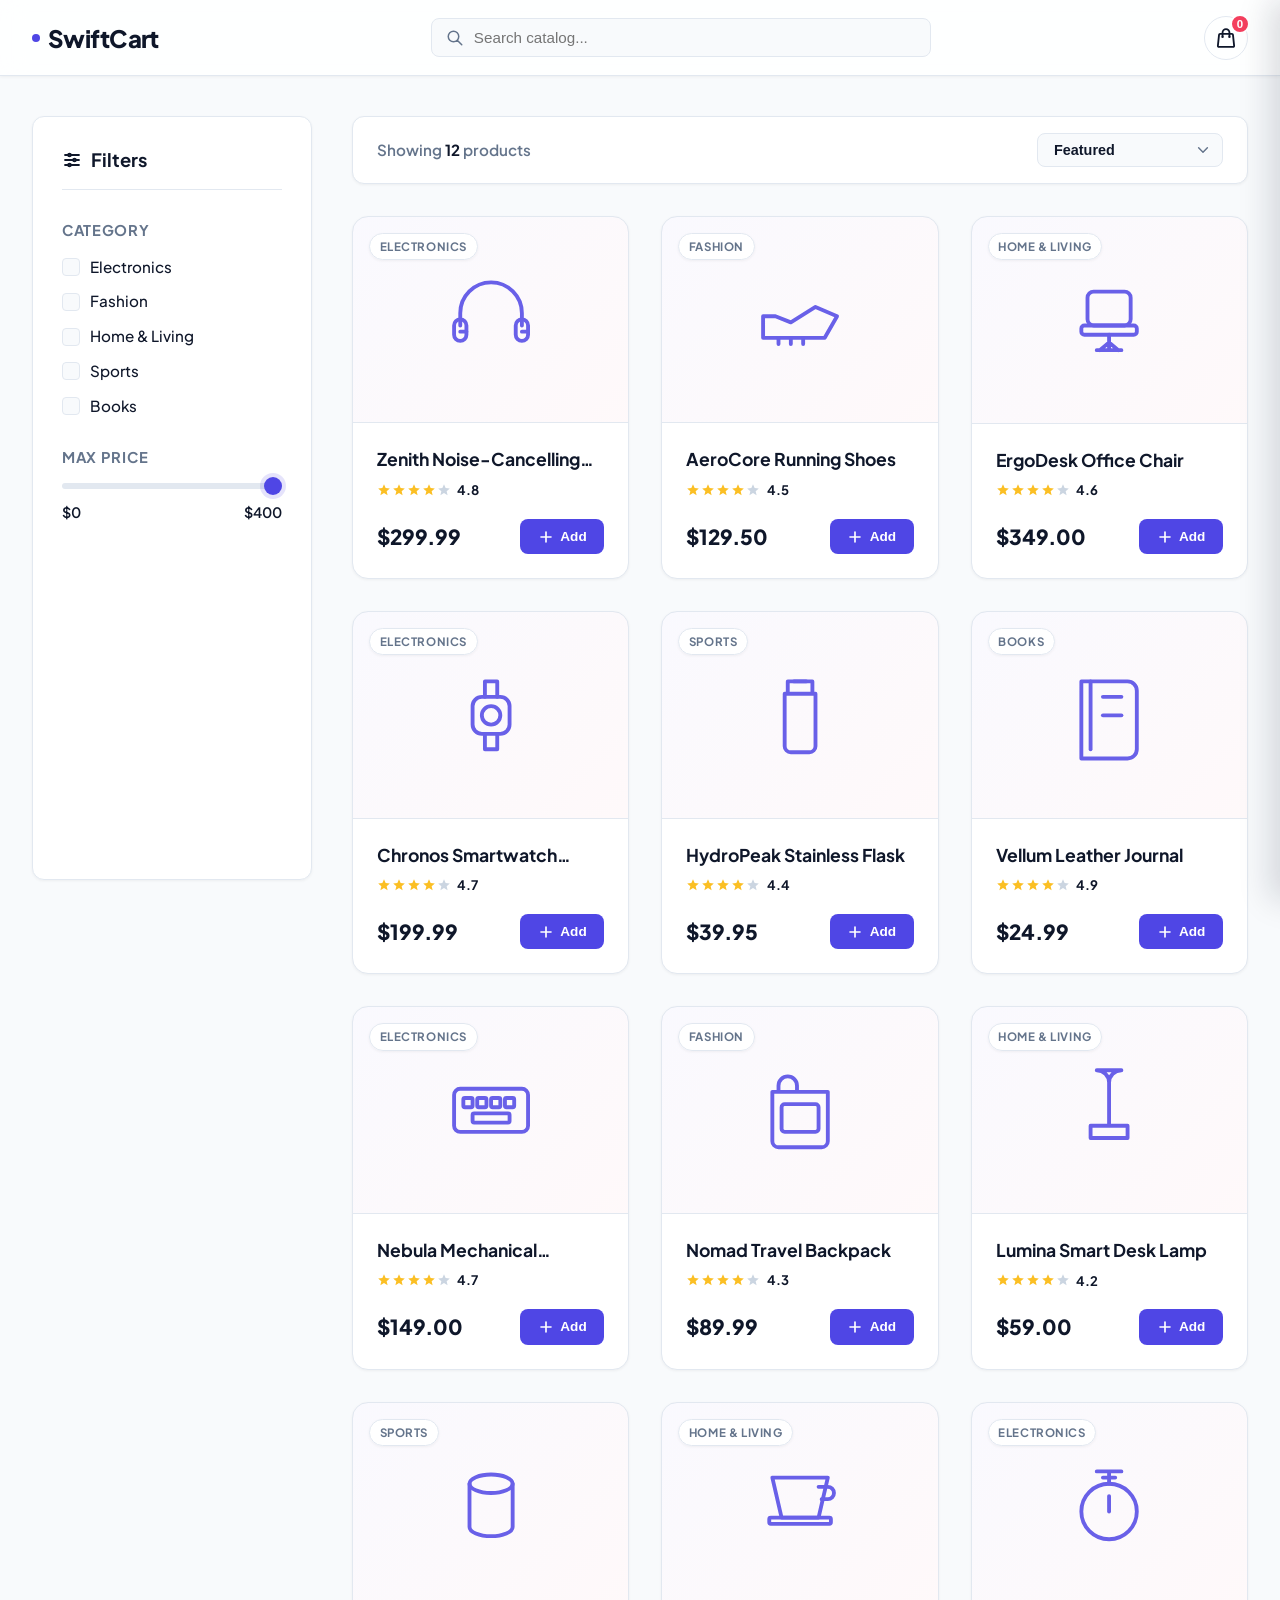
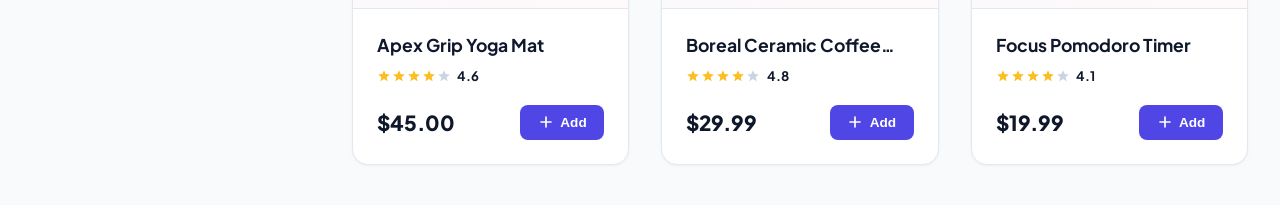
<file: task4/obj3/index.html>
<!DOCTYPE html>
<html lang="en">
<head>
  <meta charset="UTF-8">
  <meta name="viewport" content="width=device-width, initial-scale=1.0">
  <title>SwiftCart | Premium Product Catalog</title>
  <link href="https://fonts.googleapis.com/css2?family=Plus+Jakarta+Sans:wght@400;500;600;700;800&display=swap" rel="stylesheet">
  <style>
    :root {
      --bg-app: #f8fafc;
      --bg-panel: #ffffff;
      --border-color: #e2e8f0;

      --text-main: #0f172a;
      --text-muted: #64748b;

      --primary: #4f46e5;
      --primary-hover: #4338ca;
      --accent: #f43f5e;
      --accent-glow: rgba(244, 63, 94, 0.15);

      --star-filled: #fbbf24;
      --star-empty: #cbd5e1;

      --shadow-sm: 0 1px 3px rgba(0, 0, 0, 0.05);
      --shadow-md: 0 4px 6px -1px rgba(0, 0, 0, 0.05), 0 2px 4px -1px rgba(0, 0, 0, 0.03);
      --shadow-lg: 0 10px 15px -3px rgba(0, 0, 0, 0.04), 0 4px 6px -2px rgba(0, 0, 0, 0.02);
      --shadow-hover: 0 20px 25px -5px rgba(79, 70, 229, 0.06), 0 10px 10px -5px rgba(79, 70, 229, 0.03);

      --radius-sm: 8px;
      --radius-md: 12px;
      --radius-lg: 16px;

      --transition: all 0.25s cubic-bezier(0.4, 0, 0.2, 1);
    }

    * {
      margin: 0;
      padding: 0;
      box-sizing: border-box;
    }

    body {
      background-color: var(--bg-app);
      color: var(--text-main);
      font-family: 'Plus Jakarta Sans', sans-serif;
      line-height: 1.5;
      overflow-x: hidden;
    }

    .header {
      position: fixed;
      top: 0;
      left: 0;
      right: 0;
      height: 76px;
      background-color: rgba(255, 255, 255, 0.85);
      backdrop-filter: blur(12px);
      -webkit-backdrop-filter: blur(12px);
      border-bottom: 1px solid var(--border-color);
      z-index: 100;
      display: flex;
      align-items: center;
      box-shadow: var(--shadow-sm);
    }

    .header-container {
      width: 100%;
      max-width: 1280px;
      margin: 0 auto;
      padding: 0 2rem;
      display: flex;
      align-items: center;
      justify-content: space-between;
      gap: 1.5rem;
    }

    .logo {
      display: flex;
      align-items: center;
      gap: 0.5rem;
      font-size: 1.5rem;
      font-weight: 800;
      letter-spacing: -0.03em;
      color: var(--text-main);
      text-decoration: none;
    }

    .logo-dot {
      width: 8px;
      height: 8px;
      border-radius: 50%;
      background-color: var(--primary);
    }

    .search-bar {
      flex: 1;
      max-width: 500px;
      position: relative;
    }

    .search-input {
      width: 100%;
      padding: 0.65rem 1rem 0.65rem 2.6rem;
      background-color: var(--bg-app);
      border: 1.5px solid var(--border-color);
      border-radius: var(--radius-sm);
      font-size: 0.95rem;
      color: var(--text-main);
      transition: var(--transition);
    }

    .search-input:focus {
      border-color: var(--primary);
      background-color: #ffffff;
      box-shadow: 0 0 0 4px rgba(79, 70, 229, 0.1);
      outline: none;
    }

    .search-icon {
      position: absolute;
      left: 0.9rem;
      top: 50%;
      transform: translateY(-50%);
      color: var(--text-muted);
      pointer-events: none;
      width: 18px;
      height: 18px;
    }

    .header-actions {
      display: flex;
      align-items: center;
      gap: 1.2rem;
    }

    .cart-btn {
      position: relative;
      background: none;
      border: none;
      width: 44px;
      height: 44px;
      border-radius: 50%;
      display: flex;
      align-items: center;
      justify-content: center;
      cursor: pointer;
      color: var(--text-main);
      border: 1.5px solid var(--border-color);
      transition: var(--transition);
    }

    .cart-btn:hover {
      border-color: var(--primary);
      color: var(--primary);
      background-color: rgba(79, 70, 229, 0.05);
    }

    .cart-badge {
      position: absolute;
      top: -3px;
      right: -3px;
      background-color: var(--accent);
      color: #ffffff;
      font-size: 0.72rem;
      font-weight: 700;
      min-width: 20px;
      height: 20px;
      border-radius: 10px;
      display: flex;
      align-items: center;
      justify-content: center;
      padding: 0 4px;
      border: 2px solid #ffffff;
    }

    .cart-badge.bounce {
      animation: cartBounce 0.3s cubic-bezier(0.175, 0.885, 0.32, 1.275);
    }

    @keyframes cartBounce {
      0% { transform: scale(1); }
      50% { transform: scale(1.4); }
      100% { transform: scale(1); }
    }

    .main {
      max-width: 1280px;
      margin: 76px auto 0;
      padding: 2.5rem 2rem;
      display: grid;
      grid-template-columns: 280px 1fr;
      gap: 2.5rem;
    }

    .filter-panel {
      position: sticky;
      top: 106px;
      height: calc(100vh - 136px);
      background-color: var(--bg-panel);
      border: 1px solid var(--border-color);
      border-radius: var(--radius-md);
      padding: 1.8rem;
      box-shadow: var(--shadow-sm);
      display: flex;
      flex-direction: column;
      gap: 1.8rem;
      overflow-y: auto;
    }

    .filter-header {
      display: flex;
      align-items: center;
      justify-content: space-between;
      border-bottom: 1.5px solid var(--border-color);
      padding-bottom: 1rem;
    }

    .filter-title {
      font-size: 1.15rem;
      font-weight: 700;
      display: flex;
      align-items: center;
      gap: 0.6rem;
    }

    .active-badge {
      background-color: var(--primary);
      color: #ffffff;
      font-size: 0.75rem;
      font-weight: 700;
      padding: 0.15rem 0.5rem;
      border-radius: 20px;
      display: none;
    }

    .clear-btn {
      background: none;
      border: none;
      font-size: 0.85rem;
      font-weight: 600;
      color: var(--accent);
      cursor: pointer;
      display: none;
      transition: opacity 0.2s;
    }

    .clear-btn:hover {
      opacity: 0.8;
      text-decoration: underline;
    }

    .filter-group-title {
      font-size: 0.92rem;
      font-weight: 700;
      text-transform: uppercase;
      letter-spacing: 0.05em;
      color: var(--text-muted);
      margin-bottom: 0.9rem;
    }

    .checkbox-list {
      display: flex;
      flex-direction: column;
      gap: 0.75rem;
    }

    .checkbox-label {
      display: flex;
      align-items: center;
      gap: 0.65rem;
      font-size: 0.95rem;
      font-weight: 500;
      color: var(--text-secondary);
      cursor: pointer;
      user-select: none;
    }

    .checkbox-input {
      appearance: none;
      width: 18px;
      height: 18px;
      border: 1.5px solid var(--border-color);
      border-radius: 4px;
      cursor: pointer;
      position: relative;
      background-color: var(--bg-app);
      transition: var(--transition);
    }

    .checkbox-input:checked {
      background-color: var(--primary);
      border-color: var(--primary);
    }

    .checkbox-input:checked::after {
      content: '';
      position: absolute;
      left: 5px;
      top: 2px;
      width: 4px;
      height: 8px;
      border: solid white;
      border-width: 0 2px 2px 0;
      transform: rotate(45deg);
    }

    .price-slider-container {
      display: flex;
      flex-direction: column;
      gap: 0.8rem;
    }

    .price-range-labels {
      display: flex;
      justify-content: space-between;
      font-size: 0.9rem;
      font-weight: 600;
      color: var(--text-main);
    }

    .range-input {
      appearance: none;
      width: 100%;
      height: 6px;
      border-radius: 3px;
      background: var(--border-color);
      outline: none;
    }

    .range-input::-webkit-slider-thumb {
      appearance: none;
      width: 18px;
      height: 18px;
      border-radius: 50%;
      background: var(--primary);
      cursor: pointer;
      box-shadow: 0 0 0 4px rgba(79, 70, 229, 0.15);
      transition: var(--transition);
    }

    .range-input::-webkit-slider-thumb:hover {
      background: var(--primary-hover);
      transform: scale(1.1);
    }

    .catalog-container {
      display: flex;
      flex-direction: column;
      gap: 2rem;
    }

    .catalog-toolbar {
      display: flex;
      align-items: center;
      justify-content: space-between;
      gap: 1rem;
      background-color: var(--bg-panel);
      border: 1px solid var(--border-color);
      border-radius: var(--radius-md);
      padding: 1rem 1.5rem;
      box-shadow: var(--shadow-sm);
    }

    .results-count {
      font-size: 0.95rem;
      font-weight: 600;
      color: var(--text-muted);
    }

    .results-count span {
      color: var(--text-main);
      font-weight: 700;
    }

    .toolbar-actions {
      display: flex;
      align-items: center;
      gap: 1rem;
    }

    .sort-label {
      font-size: 0.9rem;
      font-weight: 600;
      color: var(--text-muted);
    }

    .sort-select {
      padding: 0.5rem 2rem 0.5rem 1rem;
      background-color: var(--bg-app);
      border: 1.5px solid var(--border-color);
      border-radius: var(--radius-sm);
      font-size: 0.9rem;
      font-weight: 600;
      color: var(--text-main);
      cursor: pointer;
      outline: none;
      transition: var(--transition);
      appearance: none;
      background-image: url("data:image/svg+xml,%3Csvg xmlns='http://www.w3.org/2000/svg' fill='none' viewBox='0 0 24 24' stroke='%2364748b' stroke-width='2.5'%3E%3Cpath stroke-linecap='round' stroke-linejoin='round' d='M19.5 8.25l-7.5 7.5-7.5-7.5'/%3E%3C/svg%3E");
      background-repeat: no-repeat;
      background-position: right 0.75rem center;
      background-size: 14px;
    }

    .sort-select:focus {
      border-color: var(--primary);
      box-shadow: 0 0 0 3px rgba(79, 70, 229, 0.1);
    }

    .mobile-filter-trigger {
      display: none;
      align-items: center;
      gap: 0.5rem;
      padding: 0.5rem 1rem;
      background-color: var(--bg-app);
      border: 1.5px solid var(--border-color);
      border-radius: var(--radius-sm);
      font-size: 0.9rem;
      font-weight: 600;
      cursor: pointer;
      color: var(--text-main);
      transition: var(--transition);
    }

    .mobile-filter-trigger:hover {
      border-color: var(--primary);
      color: var(--primary);
    }

    .product-grid {
      display: grid;
      grid-template-columns: repeat(3, 1fr);
      gap: 2rem;
    }

    .product-card {
      background-color: var(--bg-panel);
      border: 1px solid var(--border-color);
      border-radius: var(--radius-lg);
      overflow: hidden;
      display: flex;
      flex-direction: column;
      box-shadow: var(--shadow-sm);
      transition: var(--transition);
      opacity: 1;
    }

    .product-card:hover {
      transform: translateY(-6px);
      border-color: rgba(79, 70, 229, 0.2);
      box-shadow: var(--shadow-hover);
    }

    .product-img-wrapper {
      position: relative;
      aspect-ratio: 4/3;
      background: linear-gradient(135deg, rgba(79, 70, 229, 0.03), rgba(244, 63, 94, 0.03));
      border-bottom: 1px solid var(--border-color);
      display: flex;
      align-items: center;
      justify-content: center;
      overflow: hidden;
    }

    .product-img-svg {
      width: 48%;
      height: 48%;
      color: var(--primary);
      opacity: 0.85;
      transition: transform 0.4s cubic-bezier(0.4, 0, 0.2, 1);
    }

    .product-card:hover .product-img-svg {
      transform: scale(1.1) rotate(2deg);
    }

    .product-category-tag {
      position: absolute;
      top: 1rem;
      left: 1rem;
      background-color: rgba(255, 255, 255, 0.95);
      border: 1px solid var(--border-color);
      font-size: 0.72rem;
      font-weight: 700;
      color: var(--text-muted);
      padding: 0.25rem 0.6rem;
      border-radius: 20px;
      text-transform: uppercase;
      letter-spacing: 0.05em;
      box-shadow: var(--shadow-sm);
    }

    .product-content {
      padding: 1.5rem;
      display: flex;
      flex-direction: column;
      flex-grow: 1;
    }

    .product-name {
      font-size: 1.1rem;
      font-weight: 700;
      color: var(--text-main);
      margin-bottom: 0.5rem;
      line-height: 1.4;
      display: -webkit-box;
      -webkit-line-clamp: 1;
      -webkit-box-orient: vertical;
      overflow: hidden;
    }

    .product-rating-row {
      display: flex;
      align-items: center;
      gap: 0.4rem;
      margin-bottom: 1.2rem;
    }

    .stars-container {
      display: flex;
      gap: 1px;
    }

    .star {
      width: 14px;
      height: 14px;
      fill: var(--star-empty);
    }

    .star.filled {
      fill: var(--star-filled);
    }

    .rating-val {
      font-size: 0.82rem;
      font-weight: 700;
      color: var(--text-main);
    }

    .product-footer {
      display: flex;
      align-items: center;
      justify-content: space-between;
      gap: 1rem;
      margin-top: auto;
    }

    .product-price {
      font-size: 1.3rem;
      font-weight: 800;
      color: var(--text-main);
    }

    .add-cart-btn {
      display: inline-flex;
      align-items: center;
      justify-content: center;
      gap: 0.4rem;
      padding: 0.6rem 1.1rem;
      background-color: var(--primary);
      color: #ffffff;
      border: none;
      border-radius: var(--radius-sm);
      font-size: 0.85rem;
      font-weight: 700;
      cursor: pointer;
      transition: var(--transition);
    }

    .add-cart-btn:hover {
      background-color: var(--primary-hover);
      box-shadow: 0 4px 12px rgba(79, 70, 229, 0.25);
    }

    .add-cart-btn svg {
      width: 16px;
      height: 16px;
    }

    .empty-state {
      grid-column: 1 / -1;
      background-color: var(--bg-panel);
      border: 1.5px dashed var(--border-color);
      border-radius: var(--radius-lg);
      padding: 4rem 2rem;
      text-align: center;
      display: none;
      flex-direction: column;
      align-items: center;
      justify-content: center;
      gap: 1rem;
    }

    .empty-icon {
      width: 64px;
      height: 64px;
      color: var(--text-muted);
      opacity: 0.5;
    }

    .empty-title {
      font-size: 1.25rem;
      font-weight: 700;
      color: var(--text-main);
    }

    .empty-desc {
      font-size: 0.95rem;
      color: var(--text-muted);
      max-width: 320px;
    }

    .cart-drawer-overlay {
      position: fixed;
      top: 0;
      left: 0;
      right: 0;
      bottom: 0;
      background-color: rgba(15, 23, 42, 0.4);
      backdrop-filter: blur(4px);
      z-index: 200;
      opacity: 0;
      visibility: hidden;
      transition: var(--transition);
    }

    .cart-drawer-overlay.active {
      opacity: 1;
      visibility: visible;
    }

    .cart-drawer {
      position: fixed;
      top: 0;
      right: -420px;
      width: 100%;
      max-width: 420px;
      height: 100vh;
      background-color: var(--bg-panel);
      box-shadow: -10px 0 30px rgba(15, 23, 42, 0.15);
      z-index: 210;
      display: flex;
      flex-direction: column;
      transition: right 0.3s cubic-bezier(0.4, 0, 0.2, 1);
    }

    .cart-drawer.active {
      right: 0;
    }

    .cart-drawer-header {
      padding: 1.8rem;
      border-bottom: 1px solid var(--border-color);
      display: flex;
      align-items: center;
      justify-content: space-between;
    }

    .cart-drawer-title {
      font-size: 1.2rem;
      font-weight: 800;
      display: flex;
      align-items: center;
      gap: 0.6rem;
    }

    .close-cart-btn {
      background: none;
      border: none;
      width: 36px;
      height: 36px;
      border-radius: 50%;
      display: flex;
      align-items: center;
      justify-content: center;
      cursor: pointer;
      color: var(--text-main);
      border: 1px solid var(--border-color);
      transition: var(--transition);
    }

    .close-cart-btn:hover {
      background-color: var(--bg-app);
      border-color: var(--text-main);
    }

    .cart-items-container {
      flex: 1;
      overflow-y: auto;
      padding: 1.8rem;
      display: flex;
      flex-direction: column;
      gap: 1.2rem;
    }

    .cart-empty-msg {
      margin: auto;
      text-align: center;
      color: var(--text-muted);
      display: flex;
      flex-direction: column;
      align-items: center;
      gap: 0.8rem;
    }

    .cart-empty-msg svg {
      width: 48px;
      height: 48px;
      opacity: 0.4;
    }

    .cart-item {
      display: flex;
      align-items: center;
      gap: 1rem;
      padding-bottom: 1.2rem;
      border-bottom: 1px solid var(--border-color);
    }

    .cart-item-img {
      width: 60px;
      height: 60px;
      border-radius: var(--radius-sm);
      border: 1px solid var(--border-color);
      background: var(--bg-app);
      display: flex;
      align-items: center;
      justify-content: center;
      flex-shrink: 0;
    }

    .cart-item-img svg {
      width: 30px;
      height: 30px;
      color: var(--primary);
    }

    .cart-item-details {
      flex: 1;
      min-width: 0;
    }

    .cart-item-name {
      font-size: 0.92rem;
      font-weight: 700;
      color: var(--text-main);
      margin-bottom: 0.2rem;
      white-space: nowrap;
      overflow: hidden;
      text-overflow: ellipsis;
    }

    .cart-item-price-row {
      display: flex;
      align-items: center;
      justify-content: space-between;
      gap: 0.5rem;
    }

    .cart-item-qty {
      font-size: 0.85rem;
      font-weight: 600;
      color: var(--text-muted);
    }

    .cart-item-price {
      font-size: 0.95rem;
      font-weight: 750;
      color: var(--text-main);
    }

    .cart-remove-btn {
      background: none;
      border: none;
      color: var(--accent);
      cursor: pointer;
      padding: 0.25rem;
      display: flex;
      align-items: center;
      justify-content: center;
      border-radius: 4px;
      transition: var(--transition);
    }

    .cart-remove-btn:hover {
      background-color: rgba(244, 63, 94, 0.08);
    }

    .cart-remove-btn svg {
      width: 18px;
      height: 18px;
    }

    .cart-footer {
      padding: 1.8rem;
      border-top: 1px solid var(--border-color);
      background-color: var(--bg-panel);
      display: flex;
      flex-direction: column;
      gap: 1.2rem;
    }

    .cart-summary-row {
      display: flex;
      align-items: center;
      justify-content: space-between;
      font-size: 1.1rem;
      font-weight: 800;
    }

    .checkout-btn {
      width: 100%;
      padding: 0.9rem;
      background-color: var(--primary);
      color: #ffffff;
      border: none;
      border-radius: var(--radius-md);
      font-size: 0.95rem;
      font-weight: 700;
      cursor: pointer;
      transition: var(--transition);
      display: flex;
      align-items: center;
      justify-content: center;
      gap: 0.5rem;
    }

    .checkout-btn:hover {
      background-color: var(--primary-hover);
      box-shadow: 0 4px 15px rgba(79, 70, 229, 0.3);
    }

    .checkout-btn:disabled {
      background-color: var(--border-color);
      color: var(--text-muted);
      cursor: not-allowed;
      box-shadow: none;
    }

    @media (max-width: 1023px) {
      .main {
        grid-template-columns: 1fr;
        padding: 2rem 1.5rem;
      }

      .filter-panel {
        display: none;
        position: fixed;
        top: 0;
        left: -320px;
        width: 320px;
        height: 100vh;
        z-index: 150;
        border-radius: 0;
        border: none;
        border-right: 1px solid var(--border-color);
        transition: left 0.3s ease;
      }

      .filter-panel.active {
        display: flex;
        left: 0;
      }

      .mobile-filter-overlay {
        position: fixed;
        top: 0;
        left: 0;
        right: 0;
        bottom: 0;
        background-color: rgba(15, 23, 42, 0.4);
        backdrop-filter: blur(4px);
        z-index: 140;
        opacity: 0;
        visibility: hidden;
        transition: var(--transition);
      }

      .mobile-filter-overlay.active {
        opacity: 1;
        visibility: visible;
      }

      .mobile-filter-trigger {
        display: flex;
      }

      .product-grid {
        grid-template-columns: repeat(2, 1fr);
        gap: 1.5rem;
      }
    }

    @media (max-width: 767px) {
      .header-container {
        padding: 0 1rem;
      }

      .search-bar {
        display: none;
      }

      .product-grid {
        grid-template-columns: 1fr;
        gap: 1.5rem;
      }

      .catalog-toolbar {
        padding: 0.8rem 1rem;
      }
    }
  </style>
</head>
<body>

  <header class="header">
    <div class="header-container">
      <a href="#" class="logo">
        <span class="logo-dot"></span>
        <span>SwiftCart</span>
      </a>

      <div class="search-bar">
        <svg class="search-icon" fill="none" stroke="currentColor" stroke-width="2" viewBox="0 0 24 24">
          <path stroke-linecap="round" stroke-linejoin="round" d="M21 21l-6-6m2-5a7 7 0 11-14 0 7 7 0 0114 0z"></path>
        </svg>
        <input type="text" class="search-input" id="searchBar" placeholder="Search catalog...">
      </div>

      <div class="header-actions">
        <button class="cart-btn" id="cartToggle" aria-label="Shopping Cart">
          <svg fill="none" stroke="currentColor" stroke-width="2" viewBox="0 0 24 24" width="22" height="22">
            <path stroke-linecap="round" stroke-linejoin="round" d="M15.75 10.5V6a3.75 3.75 0 10-7.5 0v4.5m11.356-1.993l1.263 12c.07.665-.45 1.243-1.119 1.243H4.25a1.125 1.125 0 01-1.12-1.243l1.264-12A1.125 1.125 0 015.513 7.5h12.974c.576 0 1.059.435 1.119 1.007zM8.625 10.5a.375.375 0 11-.75 0 .375.375 0 01.75 0zm7.5 0a.375.375 0 11-.75 0 .375.375 0 01.75 0z"></path>
          </svg>
          <span class="cart-badge" id="cartBadge">0</span>
        </button>
      </div>
    </div>
  </header>

  <div class="mobile-filter-overlay" id="mobileFilterOverlay"></div>

  <main class="main">
    <aside class="filter-panel" id="filterPanel">
      <div class="filter-header">
        <h2 class="filter-title">
          <svg fill="none" stroke="currentColor" stroke-width="2.5" viewBox="0 0 24 24" width="20" height="20">
            <path stroke-linecap="round" stroke-linejoin="round" d="M10.5 6h9.75M10.5 6a1.5 1.5 0 11-3 0m3 0a1.5 1.5 0 10-3 0M3.75 6H7.5m3 12h9.75m-9.75 0a1.5 1.5 0 01-3 0m3 0a1.5 1.5 0 00-3 0m-3.75 0H7.5m9-6h3.75m-3.75 0a1.5 1.5 0 01-3 0m3 0a1.5 1.5 0 00-3 0m-9.75 0h9.75"></path>
          </svg>
          <span>Filters</span>
          <span class="active-badge" id="activeFilterBadge">0</span>
        </h2>
        <button class="clear-btn" id="clearFiltersBtn">Clear all</button>
      </div>

      <div>
        <h3 class="filter-group-title">Category</h3>
        <div class="checkbox-list" id="categoryCheckboxes"></div>
      </div>

      <div>
        <h3 class="filter-group-title">Max Price</h3>
        <div class="price-slider-container">
          <input type="range" class="range-input" id="priceRange" min="0" max="400" value="400">
          <div class="price-range-labels">
            <span>$0</span>
            <span id="priceRangeLabel">$400</span>
          </div>
        </div>
      </div>
    </aside>

    <div class="catalog-container">
      <div class="catalog-toolbar">
        <div class="results-count" id="resultsCount">Showing <span>12</span> products</div>

        <div class="toolbar-actions">
          <button class="mobile-filter-trigger" id="mobileFilterTrigger">
            <svg fill="none" stroke="currentColor" stroke-width="2" viewBox="0 0 24 24" width="18" height="18">
              <path stroke-linecap="round" stroke-linejoin="round" d="M12 3c2.755 0 5.455.232 8.083.678.533.09.917.556.917 1.096v1.044a2.25 2.25 0 01-.659 1.591l-5.432 5.432a2.25 2.25 0 00-.659 1.591v2.927a2.25 2.25 0 01-1.244 2.013L9.75 21v-6.568a2.25 2.25 0 00-.659-1.591L3.659 7.409A2.25 2.25 0 013 5.818V4.774c0-.54.384-1.006.917-1.096A48.32 48.32 0 0112 3z"></path>
            </svg>
            <span>Filter</span>
          </button>

          <div class="sort-wrapper">
            <label for="sortSelect" class="sort-label" style="display:none;">Sort</label>
            <select class="sort-select" id="sortSelect">
              <option value="featured">Featured</option>
              <option value="price-low">Price: Low to High</option>
              <option value="price-high">Price: High to Low</option>
              <option value="rating-high">Rating: High to Low</option>
              <option value="name-asc">Name: A to Z</option>
            </select>
          </div>
        </div>
      </div>

      <div class="product-grid" id="productGrid"></div>

      <div class="empty-state" id="emptyState">
        <svg class="empty-icon" fill="none" stroke="currentColor" stroke-width="1.5" viewBox="0 0 24 24">
          <path stroke-linecap="round" stroke-linejoin="round" d="M2.25 3h1.386c.51 0 .955.343 1.087.835l.383 1.437M7.5 14.25a3 3 0 00-3 3h15.75m-12.75-3h11.218c1.121-2.3 2.1-4.684 2.924-7.138a60.114 60.114 0 00-16.536-1.84M7.5 14.25L5.106 5.272M6 20.25a.75.75 0 11-1.5 0 .75.75 0 011.5 0zm12.75 0a.75.75 0 11-1.5 0 .75.75 0 011.5 0z"></path>
        </svg>
        <h3 class="empty-title">No products match your criteria</h3>
        <p class="empty-desc">Try modifying your filter categories, increasing your price range, or searching for other keywords.</p>
      </div>
    </div>
  </main>

  <div class="cart-drawer-overlay" id="cartOverlay"></div>

  <div class="cart-drawer" id="cartDrawer">
    <div class="cart-drawer-header">
      <h2 class="cart-drawer-title">
        <svg fill="none" stroke="currentColor" stroke-width="2.5" viewBox="0 0 24 24" width="22" height="22">
          <path stroke-linecap="round" stroke-linejoin="round" d="M15.75 10.5V6a3.75 3.75 0 10-7.5 0v4.5m11.356-1.993l1.263 12c.07.665-.45 1.243-1.119 1.243H4.25a1.125 1.125 0 01-1.12-1.243l1.264-12A1.125 1.125 0 015.513 7.5h12.974c.576 0 1.059.435 1.119 1.007z"></path>
        </svg>
        <span>Shopping Cart</span>
      </h2>
      <button class="close-cart-btn" id="closeCart" aria-label="Close Cart">
        <svg fill="none" stroke="currentColor" stroke-width="2.5" viewBox="0 0 24 24" width="18" height="18">
          <path stroke-linecap="round" stroke-linejoin="round" d="M6 18L18 6M6 6l12 12"></path>
        </svg>
      </button>
    </div>

    <div class="cart-items-container" id="cartItemsContainer">
      <div class="cart-empty-msg" id="cartEmptyMsg">
        <svg fill="none" stroke="currentColor" stroke-width="1.5" viewBox="0 0 24 24">
          <path stroke-linecap="round" stroke-linejoin="round" d="M2.25 3h1.386c.51 0 .955.343 1.087.835l.383 1.437M7.5 14.25a3 3 0 00-3 3h15.75"></path>
        </svg>
        <p>Your shopping cart is currently empty</p>
      </div>
    </div>

    <div class="cart-footer">
      <div class="cart-summary-row">
        <span>Subtotal</span>
        <span id="cartSubtotal">$0.00</span>
      </div>
      <button class="checkout-btn" id="checkoutBtn" disabled>Proceed to checkout</button>
    </div>
  </div>

  <script>
    const products = [
      {
        id: 1,
        name: "Zenith Noise-Cancelling Headphones",
        category: "Electronics",
        price: 299.99,
        rating: 4.8,
        svg: `<svg class="product-img-svg" viewBox="0 0 64 64" fill="none" stroke="currentColor" stroke-width="2.5" stroke-linecap="round" stroke-linejoin="round">
                <path d="M12 36v-8a20 20 0 0 1 40 0v8" />
                <rect x="8" y="32" width="8" height="14" rx="4" />
                <rect x="48" y="32" width="8" height="14" rx="4" />
                <path d="M12 40h4m36 0h4" />
              </svg>`
      },
      {
        id: 2,
        name: "AeroCore Running Shoes",
        category: "Fashion",
        price: 129.50,
        rating: 4.5,
        svg: `<svg class="product-img-svg" viewBox="0 0 64 64" fill="none" stroke="currentColor" stroke-width="2.5" stroke-linecap="round" stroke-linejoin="round">
                <path d="M8 44h40l8-14-14-6-16 10-10-4H8v14z" />
                <path d="M18 44v4m8-4v4m8-4v4" />
              </svg>`
      },
      {
        id: 3,
        name: "ErgoDesk Office Chair",
        category: "Home & Living",
        price: 349.00,
        rating: 4.6,
        svg: `<svg class="product-img-svg" viewBox="0 0 64 64" fill="none" stroke="currentColor" stroke-width="2.5" stroke-linecap="round" stroke-linejoin="round">
                <rect x="18" y="14" width="28" height="22" rx="4" />
                <rect x="14" y="36" width="36" height="6" rx="2" />
                <path d="M32 42v10m-8 0h16m-8-5l-6 5m6-5l6 5" />
              </svg>`
      },
      {
        id: 4,
        name: "Chronos Smartwatch Series 5",
        category: "Electronics",
        price: 199.99,
        rating: 4.7,
        svg: `<svg class="product-img-svg" viewBox="0 0 64 64" fill="none" stroke="currentColor" stroke-width="2.5" stroke-linecap="round" stroke-linejoin="round">
                <rect x="20" y="20" width="24" height="24" rx="6" />
                <path d="M28 20v-10h8v10M28 44v10h8v-10" />
                <circle cx="32" cy="32" r="6" />
              </svg>`
      },
      {
        id: 5,
        name: "HydroPeak Stainless Flask",
        category: "Sports",
        price: 39.95,
        rating: 4.4,
        svg: `<svg class="product-img-svg" viewBox="0 0 64 64" fill="none" stroke="currentColor" stroke-width="2.5" stroke-linecap="round" stroke-linejoin="round">
                <path d="M24 18v-8h16v8m-18 0h20v34a4 4 0 0 1-4 4H26a4 4 0 0 1-4-4V18z" />
                <line x1="28" y1="10" x2="36" y2="10" />
              </svg>`
      },
      {
        id: 6,
        name: "Vellum Leather Journal",
        category: "Books",
        price: 24.99,
        rating: 4.9,
        svg: `<svg class="product-img-svg" viewBox="0 0 64 64" fill="none" stroke="currentColor" stroke-width="2.5" stroke-linecap="round" stroke-linejoin="round">
                <path d="M14 10h30a6 6 0 0 1 6 6v38a6 6 0 0 1-6 6H14V10z" />
                <line x1="20" y1="10" x2="20" y2="54" />
                <line x1="28" y1="20" x2="40" y2="20" />
                <line x1="28" y1="32" x2="40" y2="32" />
              </svg>`
      },
      {
        id: 7,
        name: "Nebula Mechanical Keyboard",
        category: "Electronics",
        price: 149.00,
        rating: 4.7,
        svg: `<svg class="product-img-svg" viewBox="0 0 64 64" fill="none" stroke="currentColor" stroke-width="2.5" stroke-linecap="round" stroke-linejoin="round">
                <rect x="8" y="18" width="48" height="28" rx="4" />
                <rect x="14" y="24" width="6" height="6" rx="1" />
                <rect x="23" y="24" width="6" height="6" rx="1" />
                <rect x="32" y="24" width="6" height="6" rx="1" />
                <rect x="41" y="24" width="6" height="6" rx="1" />
                <rect x="20" y="34" width="24" height="6" rx="1" />
              </svg>`
      },
      {
        id: 8,
        name: "Nomad Travel Backpack",
        category: "Fashion",
        price: 89.99,
        rating: 4.3,
        svg: `<svg class="product-img-svg" viewBox="0 0 64 64" fill="none" stroke="currentColor" stroke-width="2.5" stroke-linecap="round" stroke-linejoin="round">
                <path d="M18 20v-4a6 6 0 0 1 12 0v4m-16 0h36v32a4 4 0 0 1-4 4H18a4 4 0 0 1-4-4V20z" />
                <rect x="20" y="28" width="24" height="18" rx="2" />
              </svg>`
      },
      {
        id: 9,
        name: "Lumina Smart Desk Lamp",
        category: "Home & Living",
        price: 59.00,
        rating: 4.2,
        svg: `<svg class="product-img-svg" viewBox="0 0 64 64" fill="none" stroke="currentColor" stroke-width="2.5" stroke-linecap="round" stroke-linejoin="round">
                <path d="M32 14v28m0-28a8 8 0 0 0-8-8h16a8 8 0 0 0-8 8zm0 28H20v8h24v-8H32z" />
              </svg>`
      },
      {
        id: 10,
        name: "Apex Grip Yoga Mat",
        category: "Sports",
        price: 45.00,
        rating: 4.6,
        svg: `<svg class="product-img-svg" viewBox="0 0 64 64" fill="none" stroke="currentColor" stroke-width="2.5" stroke-linecap="round" stroke-linejoin="round">
                <ellipse cx="32" cy="18" rx="14" ry="6" />
                <path d="M18 18v28c0 3.3 6.3 6 14 6s14-2.7 14-6V18" />
              </svg>`
      },
      {
        id: 11,
        name: "Boreal Ceramic Coffee Dripper",
        category: "Home & Living",
        price: 29.99,
        rating: 4.8,
        svg: `<svg class="product-img-svg" viewBox="0 0 64 64" fill="none" stroke="currentColor" stroke-width="2.5" stroke-linecap="round" stroke-linejoin="round">
                <path d="M14 14h36l-6 26H20L14 14z" />
                <rect x="12" y="40" width="40" height="4" rx="1" />
                <path d="M44 20h6a4 4 0 0 1 0 8h-4" />
              </svg>`
      },
      {
        id: 12,
        name: "Focus Pomodoro Timer",
        category: "Electronics",
        price: 19.99,
        rating: 4.1,
        svg: `<svg class="product-img-svg" viewBox="0 0 64 64" fill="none" stroke="currentColor" stroke-width="2.5" stroke-linecap="round" stroke-linejoin="round">
                <circle cx="32" cy="36" r="18" />
                <path d="M32 18V10m-8 0h16M28 14h8" />
                <line x1="32" y1="36" x2="32" y2="26" />
              </svg>`
      }
    ];

    let cart = [];
    let selectedCategories = [];
    let maxPrice = 400;
    let searchQuery = "";
    let sortOption = "featured";

    const productGrid = document.getElementById("productGrid");
    const resultsCount = document.getElementById("resultsCount");
    const emptyState = document.getElementById("emptyState");
    const searchBar = document.getElementById("searchBar");
    const categoryCheckboxesContainer = document.getElementById("categoryCheckboxes");
    const priceRange = document.getElementById("priceRange");
    const priceRangeLabel = document.getElementById("priceRangeLabel");
    const sortSelect = document.getElementById("sortSelect");
    const activeFilterBadge = document.getElementById("activeFilterBadge");
    const clearFiltersBtn = document.getElementById("clearFiltersBtn");

    const cartToggle = document.getElementById("cartToggle");
    const cartDrawer = document.getElementById("cartDrawer");
    const cartOverlay = document.getElementById("cartOverlay");
    const closeCart = document.getElementById("closeCart");
    const cartItemsContainer = document.getElementById("cartItemsContainer");
    const cartEmptyMsg = document.getElementById("cartEmptyMsg");
    const cartBadge = document.getElementById("cartBadge");
    const cartSubtotal = document.getElementById("cartSubtotal");
    const checkoutBtn = document.getElementById("checkoutBtn");

    const mobileFilterTrigger = document.getElementById("mobileFilterTrigger");
    const filterPanel = document.getElementById("filterPanel");
    const mobileFilterOverlay = document.getElementById("mobileFilterOverlay");

    function init() {
      renderCategories();
      applyFiltersAndSort();
      setupEventListeners();
    }

    function renderCategories() {
      const categories = [...new Set(products.map(p => p.category))];
      categoryCheckboxesContainer.innerHTML = categories.map(cat => `
        <label class="checkbox-label">
          <input type="checkbox" class="checkbox-input category-checkbox" value="${cat}">
          <span>${cat}</span>
        </label>
      `).join('');
    }

    function getStarsHtml(rating) {
      let html = '';
      const fullStars = Math.floor(rating);
      for (let i = 1; i <= 5; i++) {
        if (i <= fullStars) {
          html += `
            <svg class="star filled" viewBox="0 0 24 24" xmlns="http://www.w3.org/2000/svg">
              <path d="M12 17.27L18.18 21l-1.64-7.03L22 9.24l-7.19-.61L12 2 9.19 8.63 2 9.24l5.46 4.73L5.82 21z"/>
            </svg>`;
        } else {
          html += `
            <svg class="star" viewBox="0 0 24 24" xmlns="http://www.w3.org/2000/svg">
              <path d="M12 17.27L18.18 21l-1.64-7.03L22 9.24l-7.19-.61L12 2 9.19 8.63 2 9.24l5.46 4.73L5.82 21z"/>
            </svg>`;
        }
      }
      return html;
    }

    function renderProducts(filteredProducts) {
      if (filteredProducts.length === 0) {
        productGrid.style.display = 'none';
        emptyState.style.display = 'flex';
        resultsCount.innerHTML = 'Showing <span>0</span> products';
        return;
      }

      emptyState.style.display = 'none';
      productGrid.style.display = 'grid';
      resultsCount.innerHTML = `Showing <span>${filteredProducts.length}</span> products`;

      productGrid.innerHTML = filteredProducts.map(prod => `
        <article class="product-card" data-id="${prod.id}">
          <div class="product-img-wrapper">
            <span class="product-category-tag">${prod.category}</span>
            ${prod.svg}
          </div>
          <div class="product-content">
            <h3 class="product-name">${prod.name}</h3>
            <div class="product-rating-row">
              <div class="stars-container">
                ${getStarsHtml(prod.rating)}
              </div>
              <span class="rating-val">${prod.rating}</span>
            </div>
            <div class="product-footer">
              <span class="product-price">$${prod.price.toFixed(2)}</span>
              <button class="add-cart-btn" onclick="addToCart(${prod.id})">
                <svg fill="none" stroke="currentColor" stroke-width="2.5" viewBox="0 0 24 24">
                  <path stroke-linecap="round" stroke-linejoin="round" d="M12 4.5v15m7.5-7.5h-15"></path>
                </svg>
                <span>Add</span>
              </button>
            </div>
          </div>
        </article>
      `).join('');
    }

    function applyFiltersAndSort() {
      let filtered = [...products];

      if (selectedCategories.length > 0) {
        filtered = filtered.filter(p => selectedCategories.includes(p.category));
      }

      filtered = filtered.filter(p => p.price <= maxPrice);

      if (searchQuery.trim() !== "") {
        const query = searchQuery.toLowerCase().trim();
        filtered = filtered.filter(p => p.name.toLowerCase().includes(query) || p.category.toLowerCase().includes(query));
      }

      if (sortOption === "price-low") {
        filtered.sort((a, b) => a.price - b.price);
      } else if (sortOption === "price-high") {
        filtered.sort((a, b) => b.price - a.price);
      } else if (sortOption === "rating-high") {
        filtered.sort((a, b) => b.rating - a.rating);
      } else if (sortOption === "name-asc") {
        filtered.sort((a, b) => a.name.localeCompare(b.name));
      }

      renderProducts(filtered);
      updateFilterBadge();
    }

    function updateFilterBadge() {
      let activeCount = 0;

      if (selectedCategories.length > 0) {
        activeCount += selectedCategories.length;
      }

      if (maxPrice < 400) {
        activeCount += 1;
      }

      if (searchQuery.trim() !== "") {
        activeCount += 1;
      }

      if (activeCount > 0) {
        activeFilterBadge.textContent = activeCount;
        activeFilterBadge.style.display = 'inline-block';
        clearFiltersBtn.style.display = 'inline-block';
      } else {
        activeFilterBadge.style.display = 'none';
        clearFiltersBtn.style.display = 'none';
      }
    }

    function clearAllFilters() {
      selectedCategories = [];
      maxPrice = 400;
      searchQuery = "";
      sortOption = "featured";

      searchBar.value = "";
      priceRange.value = 400;
      priceRangeLabel.textContent = "$400";
      sortSelect.value = "featured";

      document.querySelectorAll('.category-checkbox').forEach(cb => {
        cb.checked = false;
      });

      applyFiltersAndSort();
    }

    function setupEventListeners() {
      searchBar.addEventListener('input', (e) => {
        searchQuery = e.target.value;
        applyFiltersAndSort();
      });

      categoryCheckboxesContainer.addEventListener('change', () => {
        selectedCategories = Array.from(document.querySelectorAll('.category-checkbox:checked')).map(cb => cb.value);
        applyFiltersAndSort();
      });

      priceRange.addEventListener('input', (e) => {
        maxPrice = parseFloat(e.target.value);
        priceRangeLabel.textContent = `$${maxPrice}`;
        applyFiltersAndSort();
      });

      sortSelect.addEventListener('change', (e) => {
        sortOption = e.target.value;
        applyFiltersAndSort();
      });

      clearFiltersBtn.addEventListener('click', clearAllFilters);

      cartToggle.addEventListener('click', () => toggleCart(true));
      closeCart.addEventListener('click', () => toggleCart(false));
      cartOverlay.addEventListener('click', () => toggleCart(false));

      mobileFilterTrigger.addEventListener('click', () => toggleMobileFilter(true));
      mobileFilterOverlay.addEventListener('click', () => toggleMobileFilter(false));
    }

    function toggleMobileFilter(isOpen) {
      if (isOpen) {
        filterPanel.classList.add('active');
        mobileFilterOverlay.classList.add('active');
        document.body.style.overflow = 'hidden';
      } else {
        filterPanel.classList.remove('active');
        mobileFilterOverlay.classList.remove('active');
        document.body.style.overflow = '';
      }
    }

    function toggleCart(isOpen) {
      if (isOpen) {
        cartDrawer.classList.add('active');
        cartOverlay.classList.add('active');
        document.body.style.overflow = 'hidden';
      } else {
        cartDrawer.classList.remove('active');
        cartOverlay.classList.remove('active');
        document.body.style.overflow = '';
      }
    }

    window.addToCart = function(productId) {
      const prod = products.find(p => p.id === productId);
      if (!prod) return;

      const existing = cart.find(item => item.id === productId);
      if (existing) {
        existing.quantity += 1;
      } else {
        cart.push({
          id: prod.id,
          name: prod.name,
          price: prod.price,
          svg: prod.svg,
          quantity: 1
        });
      }

      updateCartUI();
      triggerCartBadgeAnimation();
    }

    function triggerCartBadgeAnimation() {
      cartBadge.classList.remove('bounce');
      void cartBadge.offsetWidth;
      cartBadge.classList.add('bounce');
    }

    window.removeFromCart = function(productId) {
      cart = cart.filter(item => item.id !== productId);
      updateCartUI();
    }

    function updateCartUI() {
      const totalItems = cart.reduce((sum, item) => sum + item.quantity, 0);
      cartBadge.textContent = totalItems;

      if (cart.length === 0) {
        cartItemsContainer.innerHTML = `
          <div class="cart-empty-msg" id="cartEmptyMsg">
            <svg fill="none" stroke="currentColor" stroke-width="1.5" viewBox="0 0 24 24">
              <path stroke-linecap="round" stroke-linejoin="round" d="M2.25 3h1.386c.51 0 .955.343 1.087.835l.383 1.437M7.5 14.25a3 3 0 00-3 3h15.75"></path>
            </svg>
            <p>Your shopping cart is currently empty</p>
          </div>`;
        cartSubtotal.textContent = "$0.00";
        checkoutBtn.disabled = true;
        return;
      }

      checkoutBtn.disabled = false;

      cartItemsContainer.innerHTML = cart.map(item => `
        <div class="cart-item">
          <div class="cart-item-img">
            ${item.svg}
          </div>
          <div class="cart-item-details">
            <h4 class="cart-item-name">${item.name}</h4>
            <div class="cart-item-price-row">
              <span class="cart-item-qty">Qty: ${item.quantity}</span>
              <span class="cart-item-price">$${(item.price * item.quantity).toFixed(2)}</span>
            </div>
          </div>
          <button class="cart-remove-btn" onclick="removeFromCart(${item.id})" aria-label="Remove Item">
            <svg fill="none" stroke="currentColor" stroke-width="2" viewBox="0 0 24 24">
              <path stroke-linecap="round" stroke-linejoin="round" d="M14.74 9l-.346 9m-4.788 0L9.26 9m9.968-3.21c.342.052.682.107 1.022.166m-1.022-.165L18.16 19.673a2.25 2.25 0 01-2.244 2.077H8.084a2.25 2.25 0 01-2.244-2.077L4.772 5.79m14.456 0a48.108 48.108 0 00-3.478-.397m-12 .562c.34-.059.68-.114 1.022-.165m0 0a48.11 48.11 0 013.478-.397m7.5 0v-.916c0-1.18-.91-2.164-2.09-2.201a51.964 51.964 0 00-3.32 0c-1.18.037-2.09 1.022-2.09 2.201v.916m7.5 0a48.667 48.667 0 00-7.5 0"></path>
            </svg>
          </button>
        </div>
      `).join('');

      const subtotal = cart.reduce((sum, item) => sum + (item.price * item.quantity), 0);
      cartSubtotal.textContent = `$${subtotal.toFixed(2)}`;
    }

    document.addEventListener('DOMContentLoaded', init);
  </script>
</body>
</html>
</file>
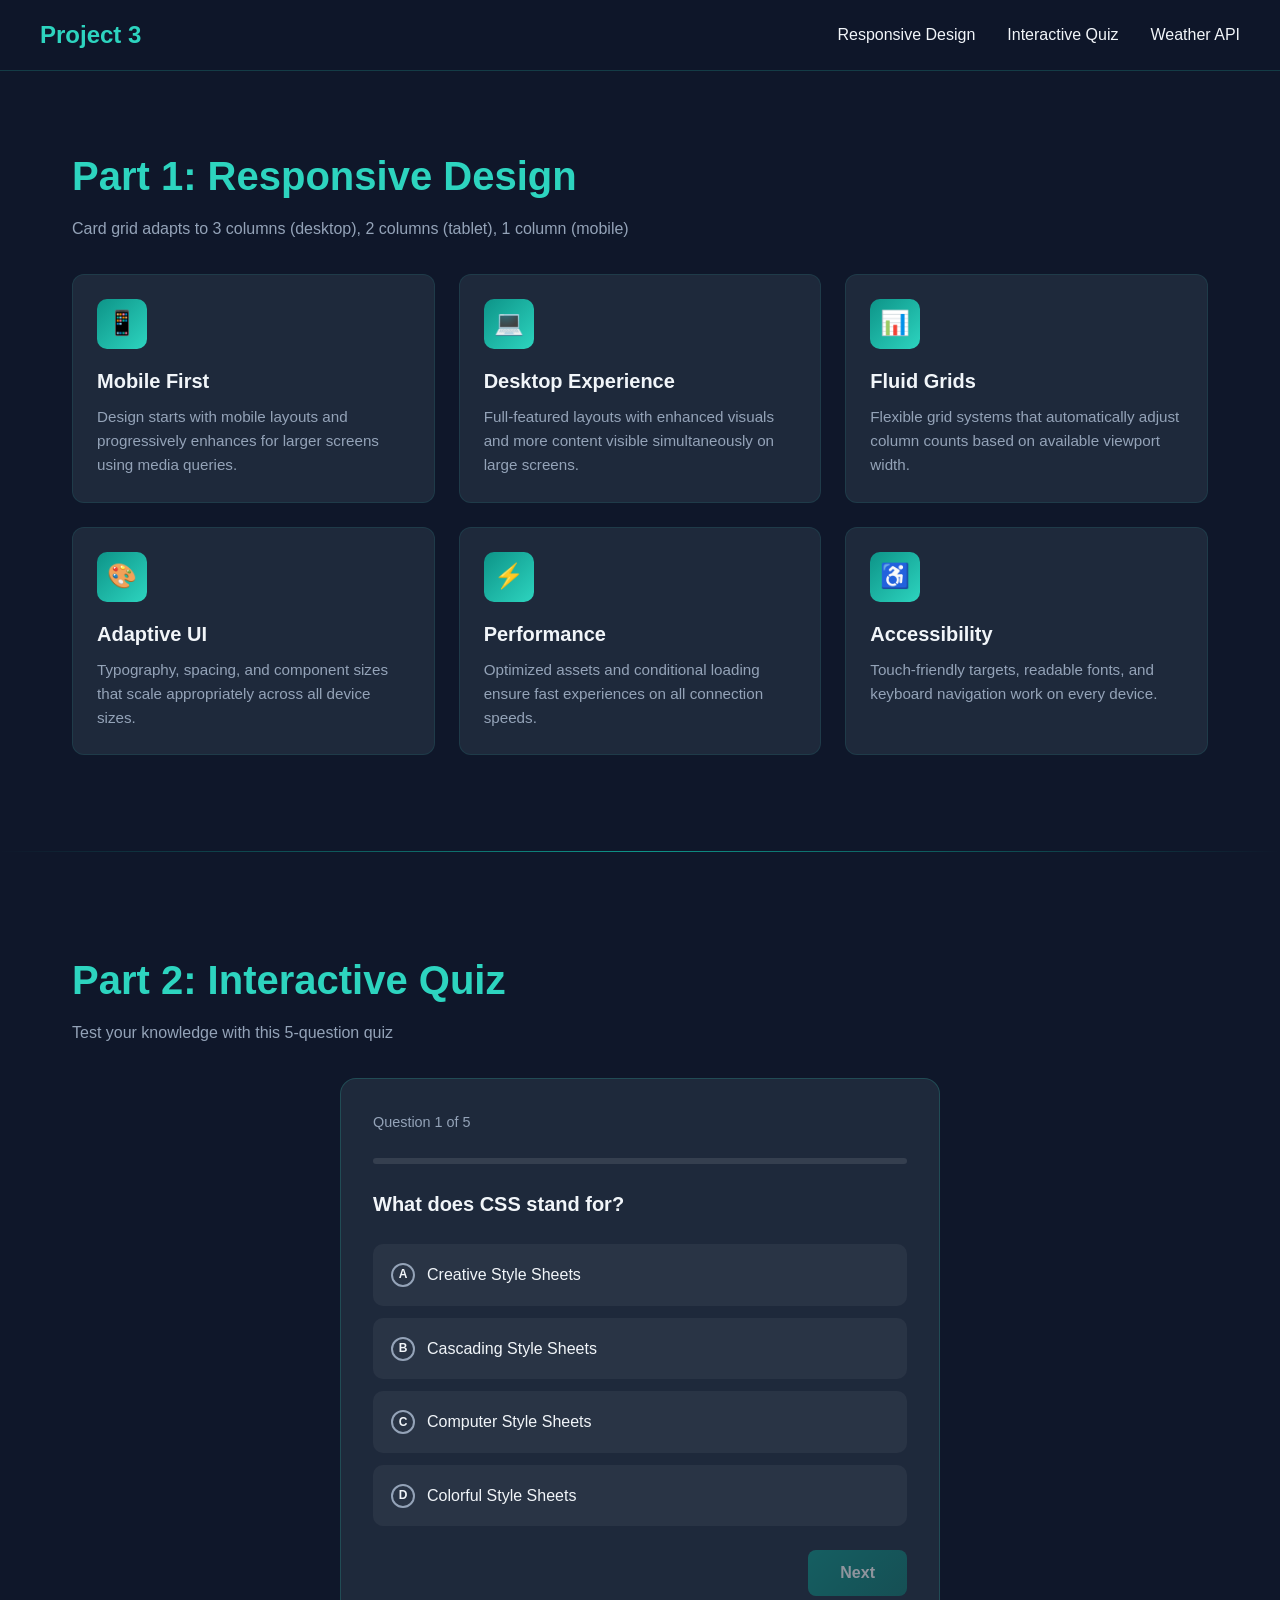
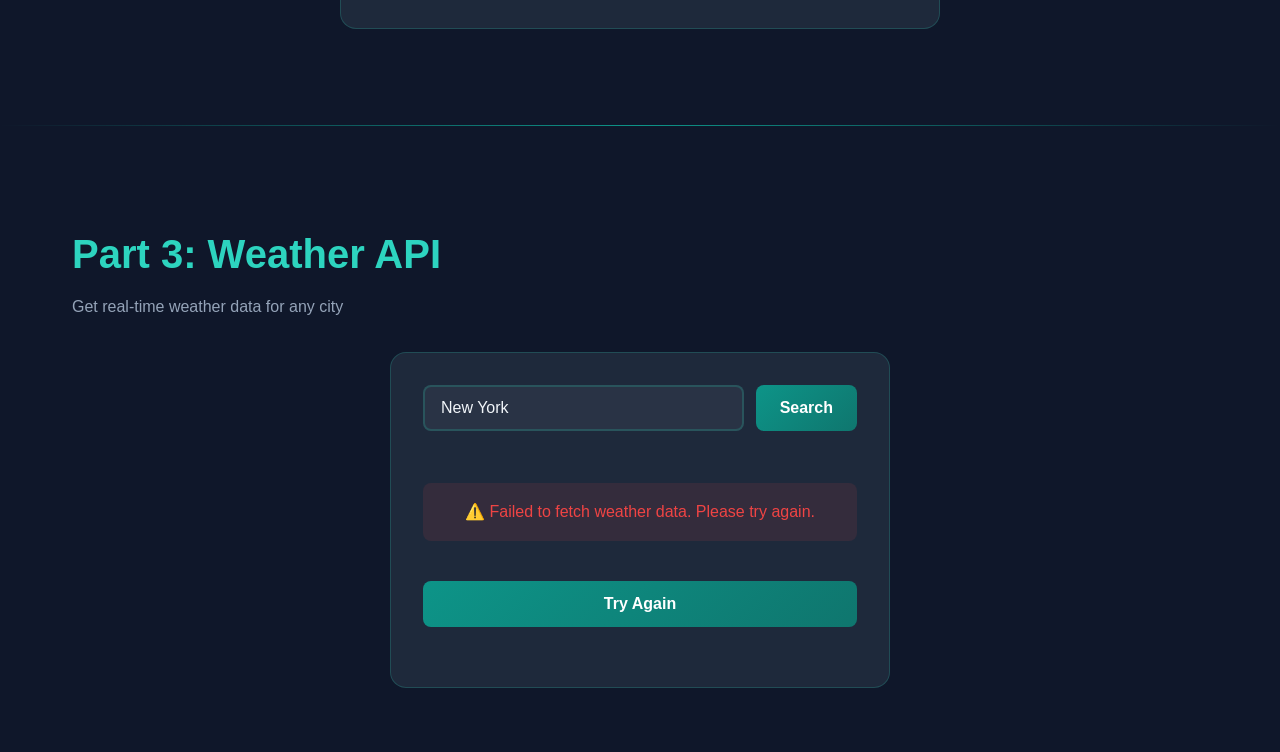
<file: task3/task3_2.html>
<!DOCTYPE html>
<html lang="en">
<head>
    <meta charset="UTF-8">
    <meta name="viewport" content="width=device-width, initial-scale=1.0">
    <title>Task 3 v2 - Weather API</title>
    <style>
        * {
            margin: 0;
            padding: 0;
            box-sizing: border-box;
        }

        :root {
            --primary: #0d9488;
            --primary-dark: #0f766e;
            --secondary: #1e293b;
            --accent: #2dd4bf;
            --bg: #0f172a;
            --card-bg: #1e293b;
            --text: #f1f5f9;
            --text-muted: #94a3b8;
            --success: #22c55e;
            --error: #ef4444;
            --warning: #f59e0b;
        }

        html {
            scroll-behavior: smooth;
        }

        body {
            font-family: 'Segoe UI', Tahoma, Geneva, Verdana, sans-serif;
            background: var(--bg);
            color: var(--text);
            line-height: 1.6;
        }

        nav {
            position: fixed;
            top: 0;
            left: 0;
            right: 0;
            background: rgba(15, 23, 42, 0.95);
            backdrop-filter: blur(10px);
            z-index: 1000;
            padding: 1rem 2rem;
            border-bottom: 1px solid rgba(45, 212, 191, 0.2);
        }

        .nav-container {
            max-width: 1200px;
            margin: 0 auto;
            display: flex;
            justify-content: space-between;
            align-items: center;
        }

        .logo {
            font-size: 1.5rem;
            font-weight: 700;
            color: var(--accent);
        }

        .nav-links {
            display: flex;
            gap: 2rem;
            list-style: none;
        }

        .nav-links a {
            color: var(--text);
            text-decoration: none;
            font-weight: 500;
            transition: color 0.3s;
        }

        .nav-links a:hover {
            color: var(--accent);
        }

        .hamburger {
            display: none;
            flex-direction: column;
            gap: 5px;
            cursor: pointer;
            padding: 5px;
        }

        .hamburger span {
            width: 25px;
            height: 3px;
            background: var(--accent);
            border-radius: 3px;
            transition: all 0.3s;
        }

        main {
            padding-top: 80px;
        }

        section {
            padding: 4rem 2rem;
            max-width: 1200px;
            margin: 0 auto;
        }

        .section-title {
            font-size: 2.5rem;
            margin-bottom: 0.5rem;
            color: var(--accent);
        }

        .section-subtitle {
            color: var(--text-muted);
            margin-bottom: 2rem;
        }

        .card-grid {
            display: grid;
            gap: 1.5rem;
            grid-template-columns: repeat(3, 1fr);
        }

        .card {
            background: var(--card-bg);
            border-radius: 12px;
            padding: 1.5rem;
            border: 1px solid rgba(45, 212, 191, 0.1);
            transition: transform 0.3s, box-shadow 0.3s;
        }

        .card:hover {
            transform: translateY(-5px);
            box-shadow: 0 10px 40px rgba(45, 212, 191, 0.15);
        }

        .card-icon {
            width: 50px;
            height: 50px;
            background: linear-gradient(135deg, var(--primary), var(--accent));
            border-radius: 10px;
            display: flex;
            align-items: center;
            justify-content: center;
            font-size: 1.5rem;
            margin-bottom: 1rem;
        }

        .card h3 {
            font-size: 1.25rem;
            margin-bottom: 0.5rem;
        }

        .card p {
            color: var(--text-muted);
            font-size: 0.95rem;
        }

        .quiz-container {
            background: var(--card-bg);
            border-radius: 16px;
            padding: 2rem;
            max-width: 600px;
            margin: 0 auto;
            border: 1px solid rgba(45, 212, 191, 0.2);
        }

        .quiz-header {
            display: flex;
            justify-content: space-between;
            align-items: center;
            margin-bottom: 1.5rem;
        }

        .question-counter {
            color: var(--text-muted);
            font-size: 0.9rem;
        }

        .progress-bar {
            height: 6px;
            background: rgba(255,255,255,0.1);
            border-radius: 3px;
            margin-bottom: 1.5rem;
            overflow: hidden;
        }

        .progress-fill {
            height: 100%;
            background: linear-gradient(90deg, var(--primary), var(--accent));
            border-radius: 3px;
            transition: width 0.3s;
        }

        .question {
            font-size: 1.25rem;
            font-weight: 600;
            margin-bottom: 1.5rem;
        }

        .options {
            display: flex;
            flex-direction: column;
            gap: 0.75rem;
        }

        .option {
            background: rgba(255,255,255,0.05);
            border: 2px solid transparent;
            border-radius: 10px;
            padding: 1rem;
            cursor: pointer;
            transition: all 0.3s;
            display: flex;
            align-items: center;
            gap: 0.75rem;
        }

        .option:hover:not(.disabled) {
            background: rgba(45, 212, 191, 0.1);
            border-color: var(--primary);
        }

        .option.correct {
            background: rgba(34, 197, 94, 0.2);
            border-color: var(--success);
        }

        .option.wrong {
            background: rgba(239, 68, 68, 0.2);
            border-color: var(--error);
        }

        .option.disabled {
            cursor: default;
            opacity: 0.7;
        }

        .option-indicator {
            width: 24px;
            height: 24px;
            border-radius: 50%;
            border: 2px solid var(--text-muted);
            display: flex;
            align-items: center;
            justify-content: center;
            font-size: 0.75rem;
            font-weight: bold;
            flex-shrink: 0;
        }

        .option.correct .option-indicator {
            background: var(--success);
            border-color: var(--success);
            color: white;
        }

        .option.wrong .option-indicator {
            background: var(--error);
            border-color: var(--error);
            color: white;
        }

        .btn {
            background: linear-gradient(135deg, var(--primary), var(--primary-dark));
            color: white;
            border: none;
            padding: 0.875rem 2rem;
            border-radius: 8px;
            font-size: 1rem;
            font-weight: 600;
            cursor: pointer;
            transition: transform 0.2s, box-shadow 0.2s;
            margin-top: 1.5rem;
        }

        .btn:hover:not(:disabled) {
            transform: translateY(-2px);
            box-shadow: 0 8px 25px rgba(13, 148, 136, 0.4);
        }

        .btn:disabled {
            opacity: 0.5;
            cursor: not-allowed;
        }

        .btn-container {
            display: flex;
            justify-content: flex-end;
        }

        .result-screen {
            text-align: center;
            padding: 2rem;
        }

        .result-icon {
            font-size: 4rem;
            margin-bottom: 1rem;
        }

        .score-text {
            font-size: 1.5rem;
            margin-bottom: 0.5rem;
        }

        .score-detail {
            color: var(--text-muted);
            margin-bottom: 2rem;
        }

        .fade-in {
            animation: fadeIn 0.4s ease;
        }

        @keyframes fadeIn {
            from { opacity: 0; transform: translateY(10px); }
            to { opacity: 1; transform: translateY(0); }
        }

        .weather-container {
            background: var(--card-bg);
            border-radius: 16px;
            padding: 2rem;
            max-width: 500px;
            margin: 0 auto;
            border: 1px solid rgba(45, 212, 191, 0.2);
        }

        .weather-search {
            display: flex;
            gap: 0.75rem;
            margin-bottom: 1.5rem;
        }

        .weather-search input {
            flex: 1;
            background: rgba(255,255,255,0.05);
            border: 2px solid rgba(45, 212, 191, 0.2);
            border-radius: 8px;
            padding: 0.75rem 1rem;
            color: var(--text);
            font-size: 1rem;
            outline: none;
            transition: border-color 0.3s;
        }

        .weather-search input:focus {
            border-color: var(--accent);
        }

        .weather-search input::placeholder {
            color: var(--text-muted);
        }

        .weather-search .btn {
            margin-top: 0;
            padding: 0.75rem 1.5rem;
        }

        .weather-display {
            text-align: center;
            min-height: 200px;
            display: flex;
            flex-direction: column;
            justify-content: center;
        }

        .weather-icon {
            font-size: 5rem;
            margin-bottom: 0.5rem;
        }

        .weather-temp {
            font-size: 3.5rem;
            font-weight: 700;
            background: linear-gradient(135deg, var(--accent), var(--primary));
            -webkit-background-clip: text;
            -webkit-text-fill-color: transparent;
            background-clip: text;
        }

        .weather-desc {
            font-size: 1.25rem;
            color: var(--text-muted);
            text-transform: capitalize;
            margin-bottom: 1rem;
        }

        .weather-location {
            display: flex;
            align-items: center;
            justify-content: center;
            gap: 0.5rem;
            font-size: 1.1rem;
            margin-bottom: 1.5rem;
        }

        .weather-details {
            display: grid;
            grid-template-columns: repeat(3, 1fr);
            gap: 1rem;
            margin-top: 1rem;
        }

        .weather-detail {
            background: rgba(255,255,255,0.05);
            border-radius: 10px;
            padding: 1rem;
        }

        .weather-detail-icon {
            font-size: 1.5rem;
            margin-bottom: 0.5rem;
        }

        .weather-detail-value {
            font-size: 1.1rem;
            font-weight: 600;
        }

        .weather-detail-label {
            font-size: 0.8rem;
            color: var(--text-muted);
        }

        .spinner {
            width: 40px;
            height: 40px;
            border: 3px solid rgba(45, 212, 191, 0.2);
            border-top-color: var(--accent);
            border-radius: 50%;
            animation: spin 1s linear infinite;
            margin: 0 auto;
        }

        @keyframes spin {
            to { transform: rotate(360deg); }
        }

        .error-message {
            color: var(--error);
            background: rgba(239, 68, 68, 0.1);
            padding: 1rem;
            border-radius: 8px;
            margin-bottom: 1rem;
        }

        .divider {
            height: 1px;
            background: linear-gradient(90deg, transparent, var(--primary), transparent);
            margin: 2rem 0;
            border: none;
        }

        @media (max-width: 1023px) {
            .card-grid {
                grid-template-columns: repeat(2, 1fr);
            }

            .section-title {
                font-size: 2rem;
            }

            .card h3 {
                font-size: 1.1rem;
            }

            .card p {
                font-size: 0.9rem;
            }

            .weather-details {
                grid-template-columns: repeat(2, 1fr);
            }
        }

        @media (max-width: 767px) {
            .nav-links {
                position: fixed;
                top: 70px;
                left: 0;
                right: 0;
                background: rgba(15, 23, 42, 0.98);
                flex-direction: column;
                padding: 1.5rem;
                gap: 1rem;
                transform: translateY(-150%);
                transition: transform 0.3s;
                border-bottom: 1px solid rgba(45, 212, 191, 0.2);
            }

            .nav-links.active {
                transform: translateY(0);
            }

            .hamburger {
                display: flex;
            }

            .hamburger.active span:nth-child(1) {
                transform: rotate(45deg) translate(5px, 5px);
            }

            .hamburger.active span:nth-child(2) {
                opacity: 0;
            }

            .hamburger.active span:nth-child(3) {
                transform: rotate(-45deg) translate(7px, -6px);
            }

            .card-grid {
                grid-template-columns: 1fr;
            }

            section {
                padding: 2rem 1rem;
            }

            .section-title {
                font-size: 1.75rem;
            }

            .quiz-container, .weather-container {
                padding: 1.5rem;
            }

            .question {
                font-size: 1.1rem;
            }

            .weather-temp {
                font-size: 2.5rem;
            }

            .weather-details {
                grid-template-columns: 1fr;
            }

            .weather-search {
                flex-direction: column;
            }
        }
    </style>
</head>
<body>
    <nav>
        <div class="nav-container">
            <div class="logo">Project 3</div>
            <ul class="nav-links" id="navLinks">
                <li><a href="#responsive">Responsive Design</a></li>
                <li><a href="#quiz">Interactive Quiz</a></li>
                <li><a href="#api">Weather API</a></li>
            </ul>
            <div class="hamburger" id="hamburger">
                <span></span>
                <span></span>
                <span></span>
            </div>
        </div>
    </nav>

    <main>
        <section id="responsive">
            <h2 class="section-title">Part 1: Responsive Design</h2>
            <p class="section-subtitle">Card grid adapts to 3 columns (desktop), 2 columns (tablet), 1 column (mobile)</p>
            
            <div class="card-grid">
                <div class="card">
                    <div class="card-icon">📱</div>
                    <h3>Mobile First</h3>
                    <p>Design starts with mobile layouts and progressively enhances for larger screens using media queries.</p>
                </div>
                <div class="card">
                    <div class="card-icon">💻</div>
                    <h3>Desktop Experience</h3>
                    <p>Full-featured layouts with enhanced visuals and more content visible simultaneously on large screens.</p>
                </div>
                <div class="card">
                    <div class="card-icon">📊</div>
                    <h3>Fluid Grids</h3>
                    <p>Flexible grid systems that automatically adjust column counts based on available viewport width.</p>
                </div>
                <div class="card">
                    <div class="card-icon">🎨</div>
                    <h3>Adaptive UI</h3>
                    <p>Typography, spacing, and component sizes that scale appropriately across all device sizes.</p>
                </div>
                <div class="card">
                    <div class="card-icon">⚡</div>
                    <h3>Performance</h3>
                    <p>Optimized assets and conditional loading ensure fast experiences on all connection speeds.</p>
                </div>
                <div class="card">
                    <div class="card-icon">♿</div>
                    <h3>Accessibility</h3>
                    <p>Touch-friendly targets, readable fonts, and keyboard navigation work on every device.</p>
                </div>
            </div>
        </section>

        <hr class="divider">

        <section id="quiz">
            <h2 class="section-title">Part 2: Interactive Quiz</h2>
            <p class="section-subtitle">Test your knowledge with this 5-question quiz</p>
            
            <div class="quiz-container" id="quizContainer"></div>
        </section>

        <hr class="divider">

        <section id="api">
            <h2 class="section-title">Part 3: Weather API</h2>
            <p class="section-subtitle">Get real-time weather data for any city</p>
            
            <div class="weather-container">
                <div class="weather-search">
                    <input type="text" id="cityInput" placeholder="Enter city name (e.g., London, Tokyo)" value="New York">
                    <button class="btn" onclick="fetchWeather()">Search</button>
                </div>
                <div class="weather-display" id="weatherDisplay">
                    <div class="spinner"></div>
                </div>
            </div>
        </section>
    </main>

    <script>
        const hamburger = document.getElementById('hamburger');
        const navLinks = document.getElementById('navLinks');

        hamburger.addEventListener('click', () => {
            hamburger.classList.toggle('active');
            navLinks.classList.toggle('active');
        });

        document.querySelectorAll('.nav-links a').forEach(link => {
            link.addEventListener('click', () => {
                hamburger.classList.remove('active');
                navLinks.classList.remove('active');
            });
        });

        const quizData = [
            {
                question: "What does CSS stand for?",
                options: ["Creative Style Sheets", "Cascading Style Sheets", "Computer Style Sheets", "Colorful Style Sheets"],
                correct: 1
            },
            {
                question: "Which HTML tag is used to include JavaScript?",
                options: ["<js>", "<javascript>", "<script>", "<code>"],
                correct: 2
            },
            {
                question: "What is the correct syntax to declare a constant in JavaScript?",
                options: ["var x = 5", "let x = 5", "const x = 5", "constant x = 5"],
                correct: 2
            },
            {
                question: "Which CSS property controls text size?",
                options: ["text-style", "font-size", "text-size", "font-style"],
                correct: 1
            },
            {
                question: "What method is used to fetch data from an API in JavaScript?",
                options: ["fetch()", "get()", "request()", "api()"],
                correct: 0
            }
        ];

        let currentQuestion = 0;
        let score = 0;
        let answered = false;

        function renderQuiz() {
            const container = document.getElementById('quizContainer');
            
            if (currentQuestion >= quizData.length) {
                renderResults();
                return;
            }

            const q = quizData[currentQuestion];
            const progress = ((currentQuestion) / quizData.length) * 100;

            container.innerHTML = `
                <div class="quiz-header">
                    <span class="question-counter">Question ${currentQuestion + 1} of ${quizData.length}</span>
                </div>
                <div class="progress-bar">
                    <div class="progress-fill" style="width: ${progress}%"></div>
                </div>
                <div class="fade-in">
                    <div class="question">${q.question}</div>
                    <div class="options" id="options">
                        ${q.options.map((opt, idx) => `
                            <div class="option" data-index="${idx}" onclick="selectOption(${idx})">
                                <span class="option-indicator">${String.fromCharCode(65 + idx)}</span>
                                <span>${opt}</span>
                            </div>
                        `).join('')}
                    </div>
                    <div class="btn-container">
                        <button class="btn" id="nextBtn" onclick="nextQuestion()" disabled>Next</button>
                    </div>
                </div>
            `;
        }

        function selectOption(index) {
            if (answered) return;
            
            answered = true;
            const q = quizData[currentQuestion];
            const options = document.querySelectorAll('.option');
            const nextBtn = document.getElementById('nextBtn');
            
            options.forEach((opt, idx) => {
                opt.classList.add('disabled');
                if (idx === q.correct) {
                    opt.classList.add('correct');
                    opt.querySelector('.option-indicator').textContent = '✓';
                } else if (idx === index && idx !== q.correct) {
                    opt.classList.add('wrong');
                    opt.querySelector('.option-indicator').textContent = '✗';
                }
            });

            if (index === q.correct) {
                score++;
            }

            nextBtn.disabled = false;
        }

        function nextQuestion() {
            currentQuestion++;
            answered = false;
            renderQuiz();
        }

        function renderResults() {
            const container = document.getElementById('quizContainer');
            const percentage = Math.round((score / quizData.length) * 100);
            let icon, message;

            if (percentage === 100) {
                icon = '🏆';
                message = 'Perfect Score!';
            } else if (percentage >= 80) {
                icon = '🎉';
                message = 'Great Job!';
            } else if (percentage >= 60) {
                icon = '👍';
                message = 'Good Effort!';
            } else {
                icon = '📚';
                message = 'Keep Learning!';
            }

            container.innerHTML = `
                <div class="result-screen fade-in">
                    <div class="result-icon">${icon}</div>
                    <div class="score-text">${message}</div>
                    <div class="score-detail">You scored ${score} out of ${quizData.length} (${percentage}%)</div>
                    <button class="btn" onclick="restartQuiz()">Restart Quiz</button>
                </div>
            `;
        }

        function restartQuiz() {
            currentQuestion = 0;
            score = 0;
            answered = false;
            renderQuiz();
        }

        renderQuiz();

        const weatherIcons = {
            'clear sky': '☀️',
            'few clouds': '🌤️',
            'scattered clouds': '⛅',
            'broken clouds': '☁️',
            'shower rain': '🌦️',
            'rain': '🌧️',
            'light rain': '🌧️',
            'moderate rain': '🌧️',
            'heavy rain': '⛈️',
            'thunderstorm': '⛈️',
            'snow': '🌨️',
            'mist': '🌫️',
            'fog': '🌫️',
            'haze': '🌫️'
        };

        function getWeatherIcon(description) {
            const desc = description.toLowerCase();
            for (const [key, icon] of Object.entries(weatherIcons)) {
                if (desc.includes(key)) return icon;
            }
            return '🌡️';
        }

        async function fetchWeather() {
            const city = document.getElementById('cityInput').value.trim();
            const display = document.getElementById('weatherDisplay');

            if (!city) {
                display.innerHTML = '<div class="error-message">Please enter a city name</div>';
                return;
            }

            display.innerHTML = '<div class="spinner"></div>';

            try {
                const geoResponse = await fetch(`https://geocoding-api.open-meteo.com/v1/search?name=${encodeURIComponent(city)}&count=1`);
                const geoData = await geoResponse.json();

                if (!geoData.results || geoData.results.length === 0) {
                    throw new Error('City not found');
                }

                const { latitude, longitude, name, country } = geoData.results[0];

                const weatherResponse = await fetch(`https://api.open-meteo.com/v1/forecast?latitude=${latitude}&longitude=${longitude}&current_weather=true`);
                const weatherData = await weatherResponse.json();

                const temp = Math.round(weatherData.current_weather.temperature);
                const windSpeed = weatherData.current_weather.windspeed;
                const weatherCode = weatherData.current_weather.weathercode;

                const weatherDescriptions = {
                    0: 'clear sky', 1: 'few clouds', 2: 'scattered clouds', 3: 'broken clouds',
                    45: 'fog', 48: 'fog', 51: 'light rain', 53: 'moderate rain', 55: 'heavy rain',
                    61: 'rain', 63: 'rain', 65: 'heavy rain', 71: 'snow', 73: 'snow', 75: 'snow',
                    95: 'thunderstorm', 96: 'thunderstorm', 99: 'thunderstorm'
                };

                const description = weatherDescriptions[weatherCode] || 'clear sky';
                const icon = getWeatherIcon(description);

                display.innerHTML = `
                    <div class="fade-in">
                        <div class="weather-location">📍 ${name}, ${country || 'Unknown'}</div>
                        <div class="weather-icon">${icon}</div>
                        <div class="weather-temp">${temp}°C</div>
                        <div class="weather-desc">${description}</div>
                        <div class="weather-details">
                            <div class="weather-detail">
                                <div class="weather-detail-icon">💨</div>
                                <div class="weather-detail-value">${windSpeed} km/h</div>
                                <div class="weather-detail-label">Wind</div>
                            </div>
                            <div class="weather-detail">
                                <div class="weather-detail-icon">🌡️</div>
                                <div class="weather-detail-value">${temp}°C</div>
                                <div class="weather-detail-label">Feels Like</div>
                            </div>
                            <div class="weather-detail">
                                <div class="weather-detail-icon">☁️</div>
                                <div class="weather-detail-value">${weatherCode > 3 ? 'Yes' : 'No'}</div>
                                <div class="weather-detail-label">Cloudy</div>
                            </div>
                        </div>
                    </div>
                `;
            } catch (error) {
                display.innerHTML = `
                    <div class="error-message">⚠️ ${error.message === 'City not found' ? 'City not found. Please try another city name.' : 'Failed to fetch weather data. Please try again.'}</div>
                    <button class="btn" onclick="fetchWeather()">Try Again</button>
                `;
            }
        }

        document.getElementById('cityInput').addEventListener('keypress', (e) => {
            if (e.key === 'Enter') fetchWeather();
        });

        fetchWeather();
    </script>
</body>
</html>
</file>
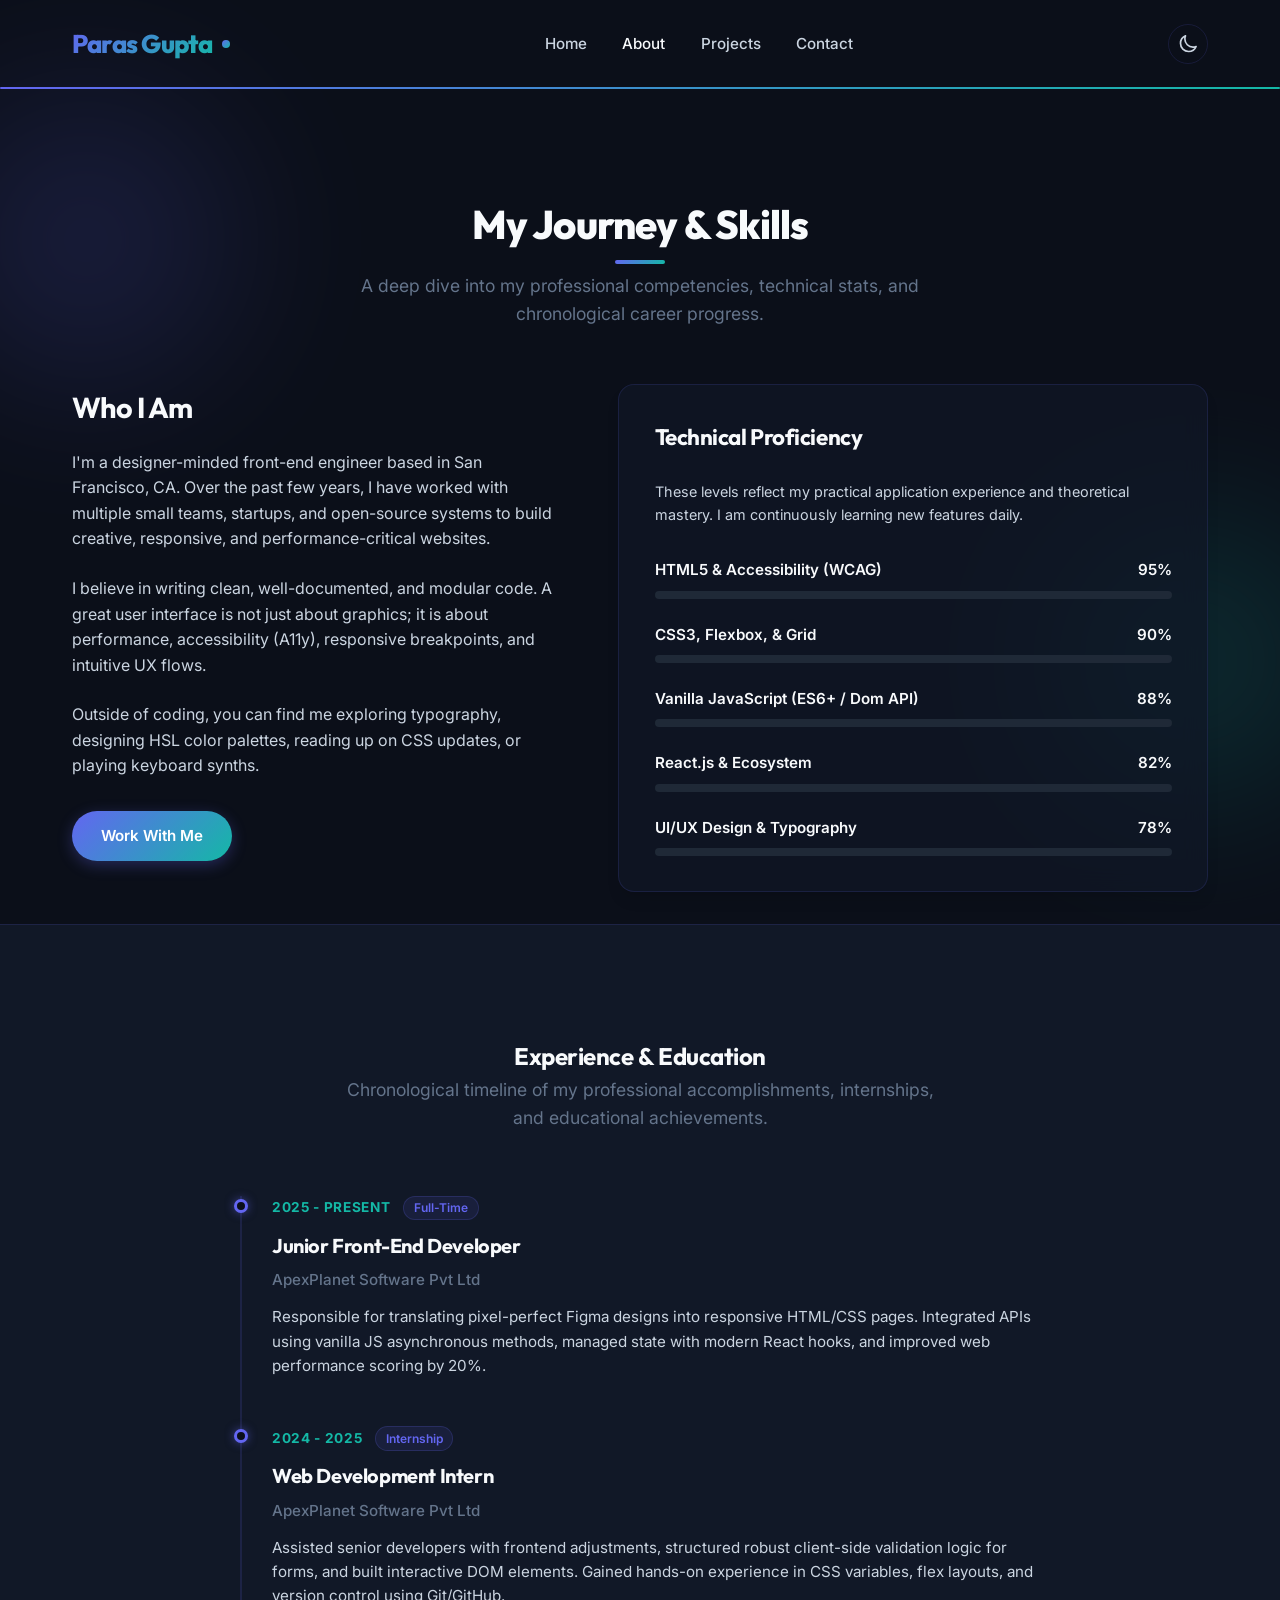
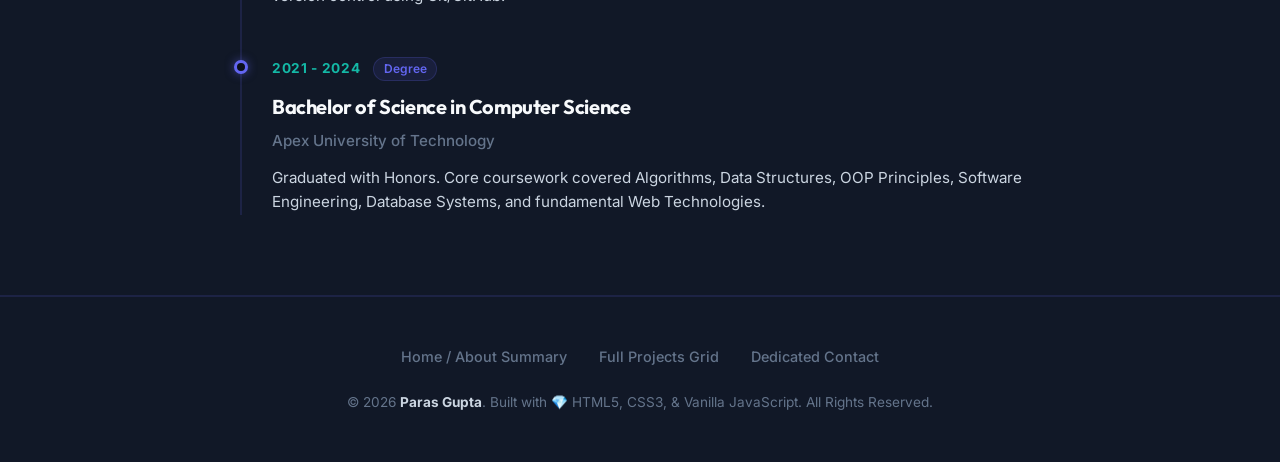
<file: task4/obj1/about.html>
<!DOCTYPE html>
<html lang="en">
<head>
  <meta charset="UTF-8">
  <meta name="viewport" content="width=device-width, initial-scale=1.0">
  <title>About &amp; Journey | Paras Gupta Portfolio</title>
  <meta name="description" content="Read about Paras Gupta's professional experience, technical skill percentages, education, and career timeline. Expert Front-End developer specializing in modern UI/UX design.">

  <link rel="stylesheet" href="styles.css">
</head>
<body>

  <div class="bg-blob blob-indigo"></div>
  <div class="bg-blob blob-teal"></div>

  <header class="header">
    <div class="container nav-container">
      <a href="index.html" class="logo-link" id="logoLink">
        <span class="logo-text text-gradient">Paras Gupta</span>
        <span class="logo-dot"></span>
      </a>

      <nav class="nav-menu" id="navMenu">
        <a href="index.html" class="nav-link" id="navLinkHome">Home</a>
        <a href="about.html" class="nav-link active" id="navLinkAbout">About</a>
        <a href="projects.html" class="nav-link" id="navLinkProjects">Projects</a>
        <a href="contact.html" class="nav-link" id="navLinkContact">Contact</a>
      </nav>

      <div class="nav-actions">

        <button class="theme-toggle" id="themeToggle" aria-label="Toggle Theme">
          <svg class="moon-icon" fill="none" stroke="currentColor" stroke-width="2" viewBox="0 0 24 24" width="20" height="20">
            <path stroke-linecap="round" stroke-linejoin="round" d="M21.752 15.002A9.718 9.718 0 0118 15.75c-5.385 0-9.75-4.365-9.75-9.75 0-1.33.266-2.597.748-3.752A9.753 9.753 0 003 11.25C3 16.635 7.365 21 12.75 21a9.753 9.753 0 009.002-5.998z"></path>
          </svg>
          <svg class="sun-icon" fill="none" stroke="currentColor" stroke-width="2" viewBox="0 0 24 24" width="20" height="20">
            <path stroke-linecap="round" stroke-linejoin="round" d="M12 3v2.25m0 13.5V21M4.93 4.93l1.591 1.591m10.954 10.954l1.591 1.591M3 12h2.25m13.5 0H21m-2.25 4.93l-1.591-1.591M6.52 6.52l-1.591-1.591M12 7.5a4.5 4.5 0 100 9 4.5 4.5 0 000-9z"></path>
          </svg>
        </button>

        <button class="hamburger" id="hamburger" aria-label="Open Navigation Menu">
          <span></span>
          <span></span>
          <span></span>
        </button>
      </div>
    </div>
  </header>

  <main style="padding-top: 5rem;">

    <section class="section" style="padding-bottom: 2rem;">
      <div class="container">
        <div class="section-header" style="margin-bottom: 3.5rem;">
          <h1 class="section-title">My Journey &amp; Skills</h1>
          <p class="section-subtitle">A deep dive into my professional competencies, technical stats, and chronological career progress.</p>
        </div>

        <div class="about-grid">

          <div class="about-content">
            <h3>Who I Am</h3>
            <p class="about-bio">I'm a designer-minded front-end engineer based in San Francisco, CA. Over the past few years, I have worked with multiple small teams, startups, and open-source systems to build creative, responsive, and performance-critical websites.</p>
            <p class="about-bio">I believe in writing clean, well-documented, and modular code. A great user interface is not just about graphics; it is about performance, accessibility (A11y), responsive breakpoints, and intuitive UX flows.</p>
            <p class="about-bio">Outside of coding, you can find me exploring typography, designing HSL color palettes, reading up on CSS updates, or playing keyboard synths.</p>

            <div style="margin-top: 2rem;">
              <a href="contact.html" class="btn btn-primary" id="hireMeBtn">Work With Me</a>
            </div>
          </div>

          <div class="glass-card" style="padding: 2.2rem;">
            <h3 style="font-size: 1.4rem; margin-bottom: 1.5rem;">Technical Proficiency</h3>
            <p style="color: var(--text-secondary); font-size: 0.9rem; margin-bottom: 1.8rem;">These levels reflect my practical application experience and theoretical mastery. I am continuously learning new features daily.</p>

            <div class="skills-bars">

              <div class="skill-bar-wrapper">
                <div class="skill-bar-info">
                  <span>HTML5 &amp; Accessibility (WCAG)</span>
                  <span>95%</span>
                </div>
                <div class="skill-bar-bg">
                  <div class="skill-bar-fill" data-percent="95"></div>
                </div>
              </div>

              <div class="skill-bar-wrapper">
                <div class="skill-bar-info">
                  <span>CSS3, Flexbox, &amp; Grid</span>
                  <span>90%</span>
                </div>
                <div class="skill-bar-bg">
                  <div class="skill-bar-fill" data-percent="90"></div>
                </div>
              </div>

              <div class="skill-bar-wrapper">
                <div class="skill-bar-info">
                  <span>Vanilla JavaScript (ES6+ / Dom API)</span>
                  <span>88%</span>
                </div>
                <div class="skill-bar-bg">
                  <div class="skill-bar-fill" data-percent="88"></div>
                </div>
              </div>

              <div class="skill-bar-wrapper">
                <div class="skill-bar-info">
                  <span>React.js &amp; Ecosystem</span>
                  <span>82%</span>
                </div>
                <div class="skill-bar-bg">
                  <div class="skill-bar-fill" data-percent="82"></div>
                </div>
              </div>

              <div class="skill-bar-wrapper">
                <div class="skill-bar-info">
                  <span>UI/UX Design &amp; Typography</span>
                  <span>78%</span>
                </div>
                <div class="skill-bar-bg">
                  <div class="skill-bar-fill" data-percent="78"></div>
                </div>
              </div>
            </div>
          </div>
        </div>
      </div>
    </section>

    <section class="section" style="background: var(--bg-secondary); border-top: 1px solid var(--card-border); border-bottom: 1px solid var(--card-border);">
      <div class="container">
        <div class="section-header" style="margin-bottom: 4rem;">
          <h2>Experience &amp; Education</h2>
          <p class="section-subtitle">Chronological timeline of my professional accomplishments, internships, and educational achievements.</p>
        </div>

        <div class="timeline">

          <div class="timeline-item">
            <div class="timeline-dot"></div>
            <div class="timeline-meta">
              <span class="timeline-date">2025 - PRESENT</span>
              <span class="timeline-badge">Full-Time</span>
            </div>
            <h3 class="timeline-title">Junior Front-End Developer</h3>
            <div class="timeline-org">ApexPlanet Software Pvt Ltd</div>
            <p class="timeline-desc">Responsible for translating pixel-perfect Figma designs into responsive HTML/CSS pages. Integrated APIs using vanilla JS asynchronous methods, managed state with modern React hooks, and improved web performance scoring by 20%.</p>
          </div>

          <div class="timeline-item">
            <div class="timeline-dot"></div>
            <div class="timeline-meta">
              <span class="timeline-date">2024 - 2025</span>
              <span class="timeline-badge">Internship</span>
            </div>
            <h3 class="timeline-title">Web Development Intern</h3>
            <div class="timeline-org">ApexPlanet Software Pvt Ltd</div>
            <p class="timeline-desc">Assisted senior developers with frontend adjustments, structured robust client-side validation logic for forms, and built interactive DOM elements. Gained hands-on experience in CSS variables, flex layouts, and version control using Git/GitHub.</p>
          </div>

          <div class="timeline-item">
            <div class="timeline-dot"></div>
            <div class="timeline-meta">
              <span class="timeline-date">2021 - 2024</span>
              <span class="timeline-badge">Degree</span>
            </div>
            <h3 class="timeline-title">Bachelor of Science in Computer Science</h3>
            <div class="timeline-org">Apex University of Technology</div>
            <p class="timeline-desc">Graduated with Honors. Core coursework covered Algorithms, Data Structures, OOP Principles, Software Engineering, Database Systems, and fundamental Web Technologies.</p>
          </div>
        </div>
      </div>
    </section>
  </main>

  <footer class="footer">
    <div class="container footer-container">
      <div class="footer-links">
        <a href="index.html" class="footer-link" id="footerHome">Home / About Summary</a>
        <a href="projects.html" class="footer-link" id="footerProjects">Full Projects Grid</a>
        <a href="contact.html" class="footer-link" id="footerContact">Dedicated Contact</a>
      </div>
      <p class="footer-copyright">
        &copy; 2026 <strong>Paras Gupta</strong>. Built with 💎 HTML5, CSS3, &amp; Vanilla JavaScript. All Rights Reserved.
      </p>
    </div>
  </footer>

  <button class="scroll-top-btn" id="scrollTopBtn" aria-label="Scroll to top">
    <svg fill="none" stroke="currentColor" stroke-width="2.5" viewBox="0 0 24 24" width="22" height="22" xmlns="http://www.w3.org/2000/svg">
      <path stroke-linecap="round" stroke-linejoin="round" d="M4.5 15.75l7.5-7.5 7.5 7.5"></path>
    </svg>
  </button>

  <script></script>

</body>
</html>
</file>
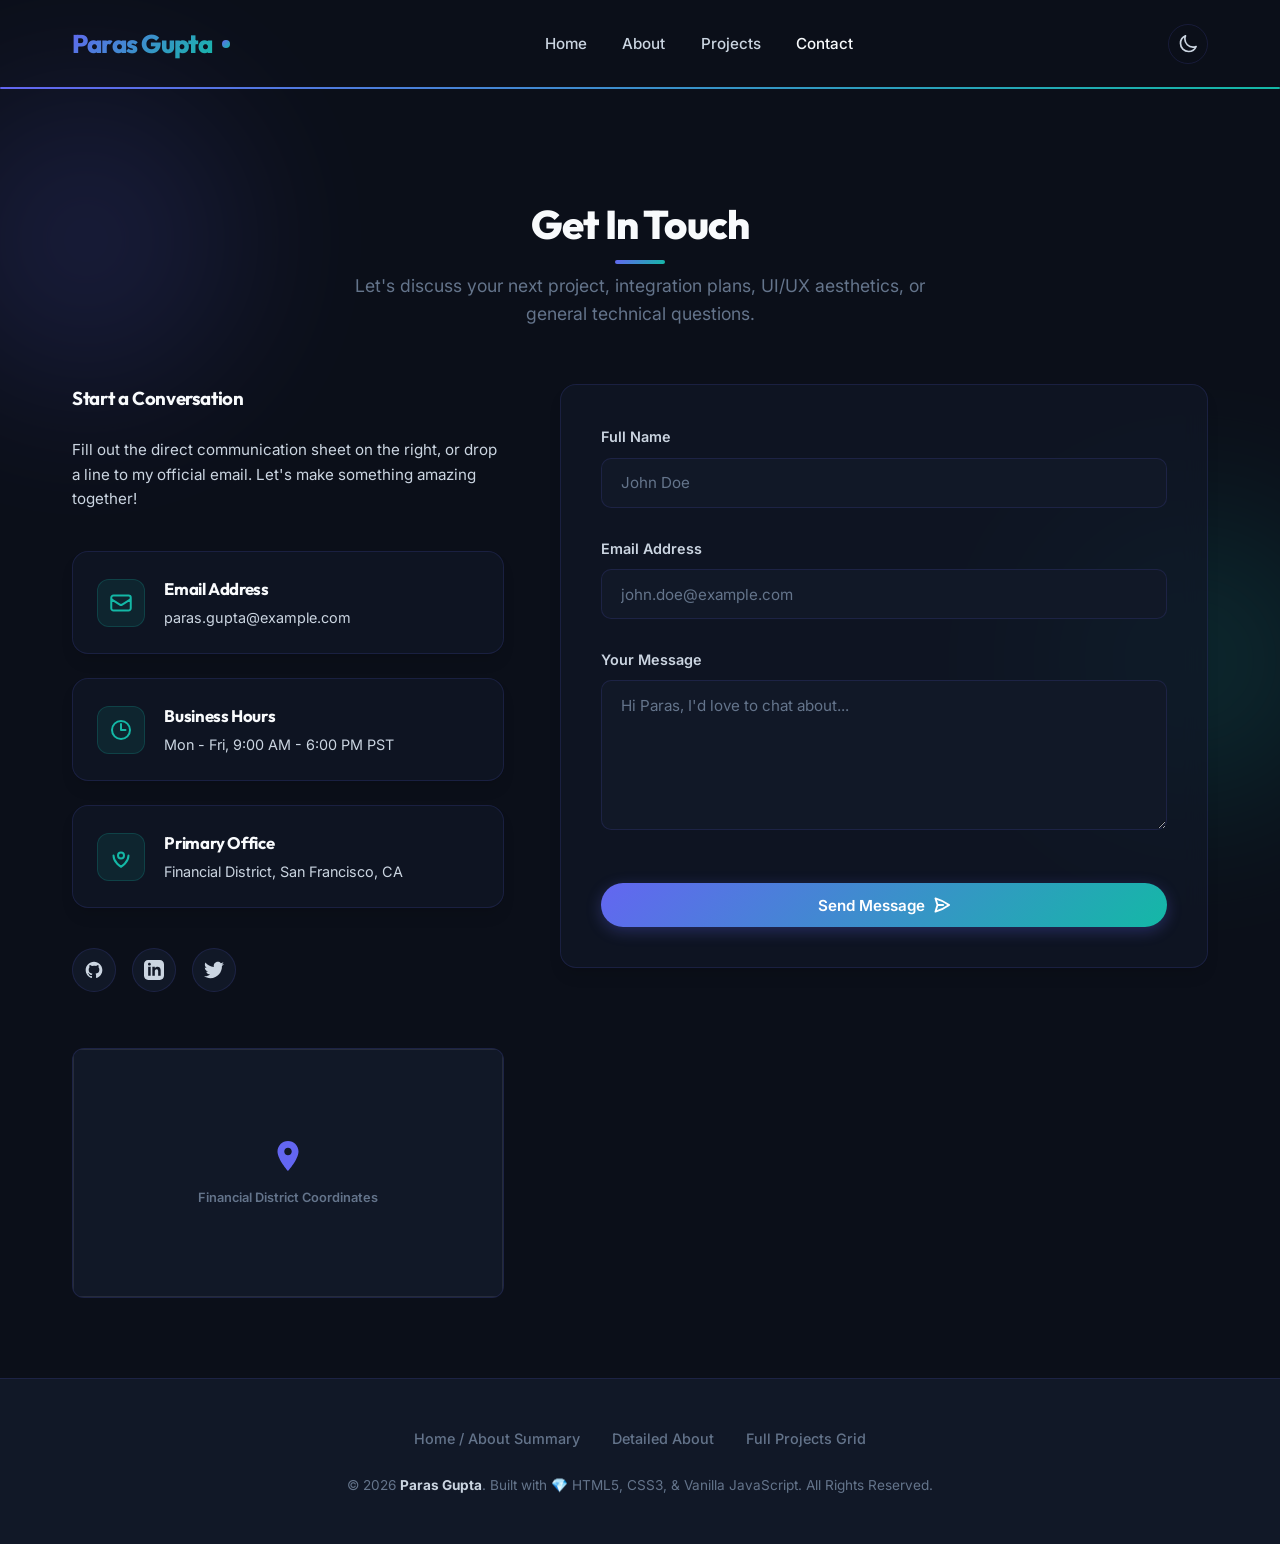
<file: task4/obj1/contact.html>
<!DOCTYPE html>
<html lang="en">
<head>
  <meta charset="UTF-8">
  <meta name="viewport" content="width=device-width, initial-scale=1.0">
  <title>Contact &amp; Connect | Paras Gupta Portfolio</title>
  <meta name="description" content="Get in touch with Paras Gupta. Send a direct inquiry through the client-side validated form, view local coordinates, or connect via professional social media handles.">

  <link rel="stylesheet" href="styles.css">
</head>
<body>

  <div class="bg-blob blob-indigo"></div>
  <div class="bg-blob blob-teal"></div>

  <header class="header">
    <div class="container nav-container">
      <a href="index.html" class="logo-link" id="logoLink">
        <span class="logo-text text-gradient">Paras Gupta</span>
        <span class="logo-dot"></span>
      </a>

      <nav class="nav-menu" id="navMenu">
        <a href="index.html" class="nav-link" id="navLinkHome">Home</a>
        <a href="about.html" class="nav-link" id="navLinkAbout">About</a>
        <a href="projects.html" class="nav-link" id="navLinkProjects">Projects</a>
        <a href="contact.html" class="nav-link active" id="navLinkContact">Contact</a>
      </nav>

      <div class="nav-actions">

        <button class="theme-toggle" id="themeToggle" aria-label="Toggle Theme">
          <svg class="moon-icon" fill="none" stroke="currentColor" stroke-width="2" viewBox="0 0 24 24" width="20" height="20">
            <path stroke-linecap="round" stroke-linejoin="round" d="M21.752 15.002A9.718 9.718 0 0118 15.75c-5.385 0-9.75-4.365-9.75-9.75 0-1.33.266-2.597.748-3.752A9.753 9.753 0 003 11.25C3 16.635 7.365 21 12.75 21a9.753 9.753 0 009.002-5.998z"></path>
          </svg>
          <svg class="sun-icon" fill="none" stroke="currentColor" stroke-width="2" viewBox="0 0 24 24" width="20" height="20">
            <path stroke-linecap="round" stroke-linejoin="round" d="M12 3v2.25m0 13.5V21M4.93 4.93l1.591 1.591m10.954 10.954l1.591 1.591M3 12h2.25m13.5 0H21m-2.25 4.93l-1.591-1.591M6.52 6.52l-1.591-1.591M12 7.5a4.5 4.5 0 100 9 4.5 4.5 0 000-9z"></path>
          </svg>
        </button>

        <button class="hamburger" id="hamburger" aria-label="Open Navigation Menu">
          <span></span>
          <span></span>
          <span></span>
        </button>
      </div>
    </div>
  </header>

  <main style="padding-top: 5rem;">

    <section class="section">
      <div class="container">
        <div class="section-header" style="margin-bottom: 3.5rem;">
          <h1 class="section-title">Get In Touch</h1>
          <p class="section-subtitle">Let's discuss your next project, integration plans, UI/UX aesthetics, or general technical questions.</p>
        </div>

        <div class="contact-grid">

          <div class="contact-info">
            <h3>Start a Conversation</h3>
            <p style="color: var(--text-secondary); font-size: 0.95rem; margin-bottom: 1rem;">Fill out the direct communication sheet on the right, or drop a line to my official email. Let's make something amazing together!</p>

            <div class="info-card glass-card">
              <div class="info-icon">
                <svg fill="none" stroke="currentColor" stroke-width="2" viewBox="0 0 24 24" xmlns="http://www.w3.org/2000/svg"><path stroke-linecap="round" stroke-linejoin="round" d="M21.75 6.75v10.5a2.25 2.25 0 01-2.25 2.25h-15a2.25 2.25 0 01-2.25-2.25V6.75m19.5 0A2.25 2.25 0 0019.5 4.5h-15a2.25 2.25 0 00-2.25 2.25m19.5 0v.243a2.25 2.25 0 01-1.07 1.916l-7.5 4.615a2.25 2.25 0 01-2.36 0L3.32 8.91a2.25 2.25 0 01-1.07-1.916V6.75"></path></svg>
              </div>
              <div class="info-details">
                <h4>Email Address</h4>
                <p><a href="mailto:paras.gupta@example.com">paras.gupta@example.com</a></p>
              </div>
            </div>

            <div class="info-card glass-card">
              <div class="info-icon">
                <svg fill="none" stroke="currentColor" stroke-width="2" viewBox="0 0 24 24" xmlns="http://www.w3.org/2000/svg"><path stroke-linecap="round" stroke-linejoin="round" d="M12 6v6h4.5m4.5 0a9 9 0 11-18 0 9 9 0 0118 0z"></path></svg>
              </div>
              <div class="info-details">
                <h4>Business Hours</h4>
                <p>Mon - Fri, 9:00 AM - 6:00 PM PST</p>
              </div>
            </div>

            <div class="info-card glass-card">
              <div class="info-icon">
                <svg fill="none" stroke="currentColor" stroke-width="2" viewBox="0 0 24 24" xmlns="http://www.w3.org/2000/svg"><path stroke-linecap="round" stroke-linejoin="round" d="M15 10.5a3 3 0 11-6 0 3 3 0 016 0z"></path><path stroke-linecap="round" stroke-linejoin="round" d="M19.5 10.5c0 7.142-7.5 11.25-7.5 11.25s-7.5-4.108-7.5-11.25g-3 3 0 116 0z"></path></svg>
              </div>
              <div class="info-details">
                <h4>Primary Office</h4>
                <p>Financial District, San Francisco, CA</p>
              </div>
            </div>

            <div class="socials-row" style="margin-top: 1rem;">
              <a href="https://github.com" target="_blank" rel="noopener noreferrer" class="social-circle" aria-label="GitHub">
                <svg fill="currentColor" viewBox="0 0 24 24" width="20" height="20"><path fill-rule="evenodd" clip-rule="evenodd" d="M12 2C6.477 2 2 6.477 2 12c0 4.42 2.865 8.166 6.839 9.489.5.092.682-.217.682-.482 0-.237-.008-.866-.013-1.7-2.782.603-3.369-1.34-3.369-1.34-.454-1.156-1.11-1.464-1.11-1.464-.908-.62.069-.608.069-.608 1.003.07 1.531 1.03 1.531 1.03.892 1.529 2.341 1.087 2.91.831.092-.646.35-1.086.636-1.336-2.22-.253-4.555-1.11-4.555-4.943 0-1.091.39-1.984 1.029-2.683-.103-.253-.446-1.27.098-2.647 0 0 .84-.269 2.75 1.025A9.564 9.564 0 0112 6.844c.85.004 1.705.115 2.504.337 1.909-1.294 2.747-1.025 2.747-1.025.546 1.377.203 2.394.1 2.647.64.699 1.028 1.592 1.028 2.683 0 3.842-2.339 4.687-4.566 4.935.359.309.678.919.678 1.852 0 1.336-.012 2.415-.012 2.743 0 .267.18.579.688.481C19.138 20.162 22 16.418 22 12c0-5.523-4.477-10-10-10z"/></svg>
              </a>
              <a href="https://linkedin.com" target="_blank" rel="noopener noreferrer" class="social-circle" aria-label="LinkedIn">
                <svg fill="currentColor" viewBox="0 0 24 24" width="20" height="20"><path d="M19 0h-14c-2.761 0-5 2.239-5 5v14c0 2.761 2.239 5 5 5h14c2.762 0 5-2.239 5-5v-14c0-2.761-2.238-5-5-5zm-11 19h-3v-11h3v11zm-1.5-12.268c-.966 0-1.75-.79-1.75-1.764s.784-1.764 1.75-1.764 1.75.79 1.75 1.764-.783 1.764-1.75 1.764zm13.5 12.268h-3v-5.604c0-3.368-4-3.113-4 0v5.604h-3v-11h3v1.765c1.396-2.586 7-2.777 7 2.476v6.759z"/></svg>
              </a>
              <a href="https://twitter.com" target="_blank" rel="noopener noreferrer" class="social-circle" aria-label="Twitter">
                <svg fill="currentColor" viewBox="0 0 24 24" width="20" height="20"><path d="M24 4.557c-.883.392-1.832.656-2.828.775 1.017-.609 1.798-1.574 2.165-2.724-.951.564-2.005.974-3.127 1.195-.897-.957-2.178-1.555-3.594-1.555-3.179 0-5.515 2.966-4.797 6.045-4.091-.205-7.719-2.165-10.148-5.144-1.29 2.213-.669 5.108 1.523 6.574-.806-.026-1.566-.247-2.229-.616-.054 2.281 1.581 4.415 3.949 4.89-.693.188-1.452.232-2.224.084.626 1.956 2.444 3.379 4.6 3.419-2.07 1.623-4.678 2.348-7.29 2.04 2.179 1.397 4.768 2.212 7.548 2.212 9.142 0 14.307-7.721 13.995-14.646.962-.695 1.797-1.562 2.457-2.549z"/></svg>
              </a>
            </div>

            <div class="map-placeholder">
              <svg class="map-svg-grid" width="100%" height="100%" stroke="currentColor" stroke-width="1.5">
                <rect width="100%" height="100%" fill="url(#grid)" />
              </svg>
              <div class="map-marker">
                <svg fill="currentColor" viewBox="0 0 24 24"><path d="M12 2C8.13 2 5 5.13 5 9c0 5.25 7 13 7 13s7-7.75 7-13c0-3.87-3.13-7-7-7zm0 9.5c-1.38 0-2.5-1.12-2.5-2.5s1.12-2.5 2.5-2.5 2.5 1.12 2.5 2.5-1.12 2.5-2.5 2.5z"/></svg>
                <div class="map-text">Financial District Coordinates</div>
              </div>
            </div>
          </div>

          <div class="contact-form-wrapper glass-card">
            <form id="contactForm" novalidate>

              <div class="form-group">
                <label for="userName" class="form-label">Full Name</label>
                <input type="text" id="userName" class="form-control" placeholder="John Doe">
                <span class="error-txt"></span>
              </div>

              <div class="form-group">
                <label for="userEmail" class="form-label">Email Address</label>
                <input type="email" id="userEmail" class="form-control" placeholder="john.doe@example.com">
                <span class="error-txt"></span>
              </div>

              <div class="form-group">
                <label for="userMessage" class="form-label">Your Message</label>
                <textarea id="userMessage" class="form-control" placeholder="Hi Paras, I'd love to chat about..."></textarea>
                <span class="error-txt"></span>
              </div>

              <button type="submit" class="btn btn-primary" style="width: 100%; margin-top: 1rem;">
                <span>Send Message</span>
                <svg fill="none" stroke="currentColor" stroke-width="2.5" viewBox="0 0 24 24" width="18" height="18" xmlns="http://www.w3.org/2000/svg">
                  <path stroke-linecap="round" stroke-linejoin="round" d="M6 12L3.269 3.126A59.768 59.768 0 0121.485 12 59.77 59.77 0 013.27 20.876L5.999 12zm0 0h7.5"></path>
                </svg>
              </button>
            </form>
          </div>
        </div>
      </div>
    </section>
  </main>

  <footer class="footer">
    <div class="container footer-container">
      <div class="footer-links">
        <a href="index.html" class="footer-link" id="footerHome">Home / About Summary</a>
        <a href="about.html" class="footer-link" id="footerAbout">Detailed About</a>
        <a href="projects.html" class="footer-link" id="footerProjects">Full Projects Grid</a>
      </div>
      <p class="footer-copyright">
        &copy; 2026 <strong>Paras Gupta</strong>. Built with 💎 HTML5, CSS3, &amp; Vanilla JavaScript. All Rights Reserved.
      </p>
    </div>
  </footer>

  <button class="scroll-top-btn" id="scrollTopBtn" aria-label="Scroll to top">
    <svg fill="none" stroke="currentColor" stroke-width="2.5" viewBox="0 0 24 24" width="22" height="22" xmlns="http://www.w3.org/2000/svg">
      <path stroke-linecap="round" stroke-linejoin="round" d="M4.5 15.75l7.5-7.5 7.5 7.5"></path>
    </svg>
  </button>

  <div class="modal" id="successModal">
    <div class="modal-card glass-card">
      <div class="modal-icon">
        <svg fill="none" stroke="currentColor" stroke-width="2.5" viewBox="0 0 24 24" xmlns="http://www.w3.org/2000/svg"><path stroke-linecap="round" stroke-linejoin="round" d="M4.5 12.75l6 6 9-13.5"></path></svg>
      </div>
      <h3 class="modal-title">Thank You!</h3>
      <p class="modal-desc">Your message has been sent successfully. I will review your inquiry and get back to you within 24 hours.</p>
      <button class="btn btn-primary" id="closeModalBtn" style="width: 100%;">Close Window</button>
    </div>
  </div>

  <script></script>

</body>
</html>
</file>
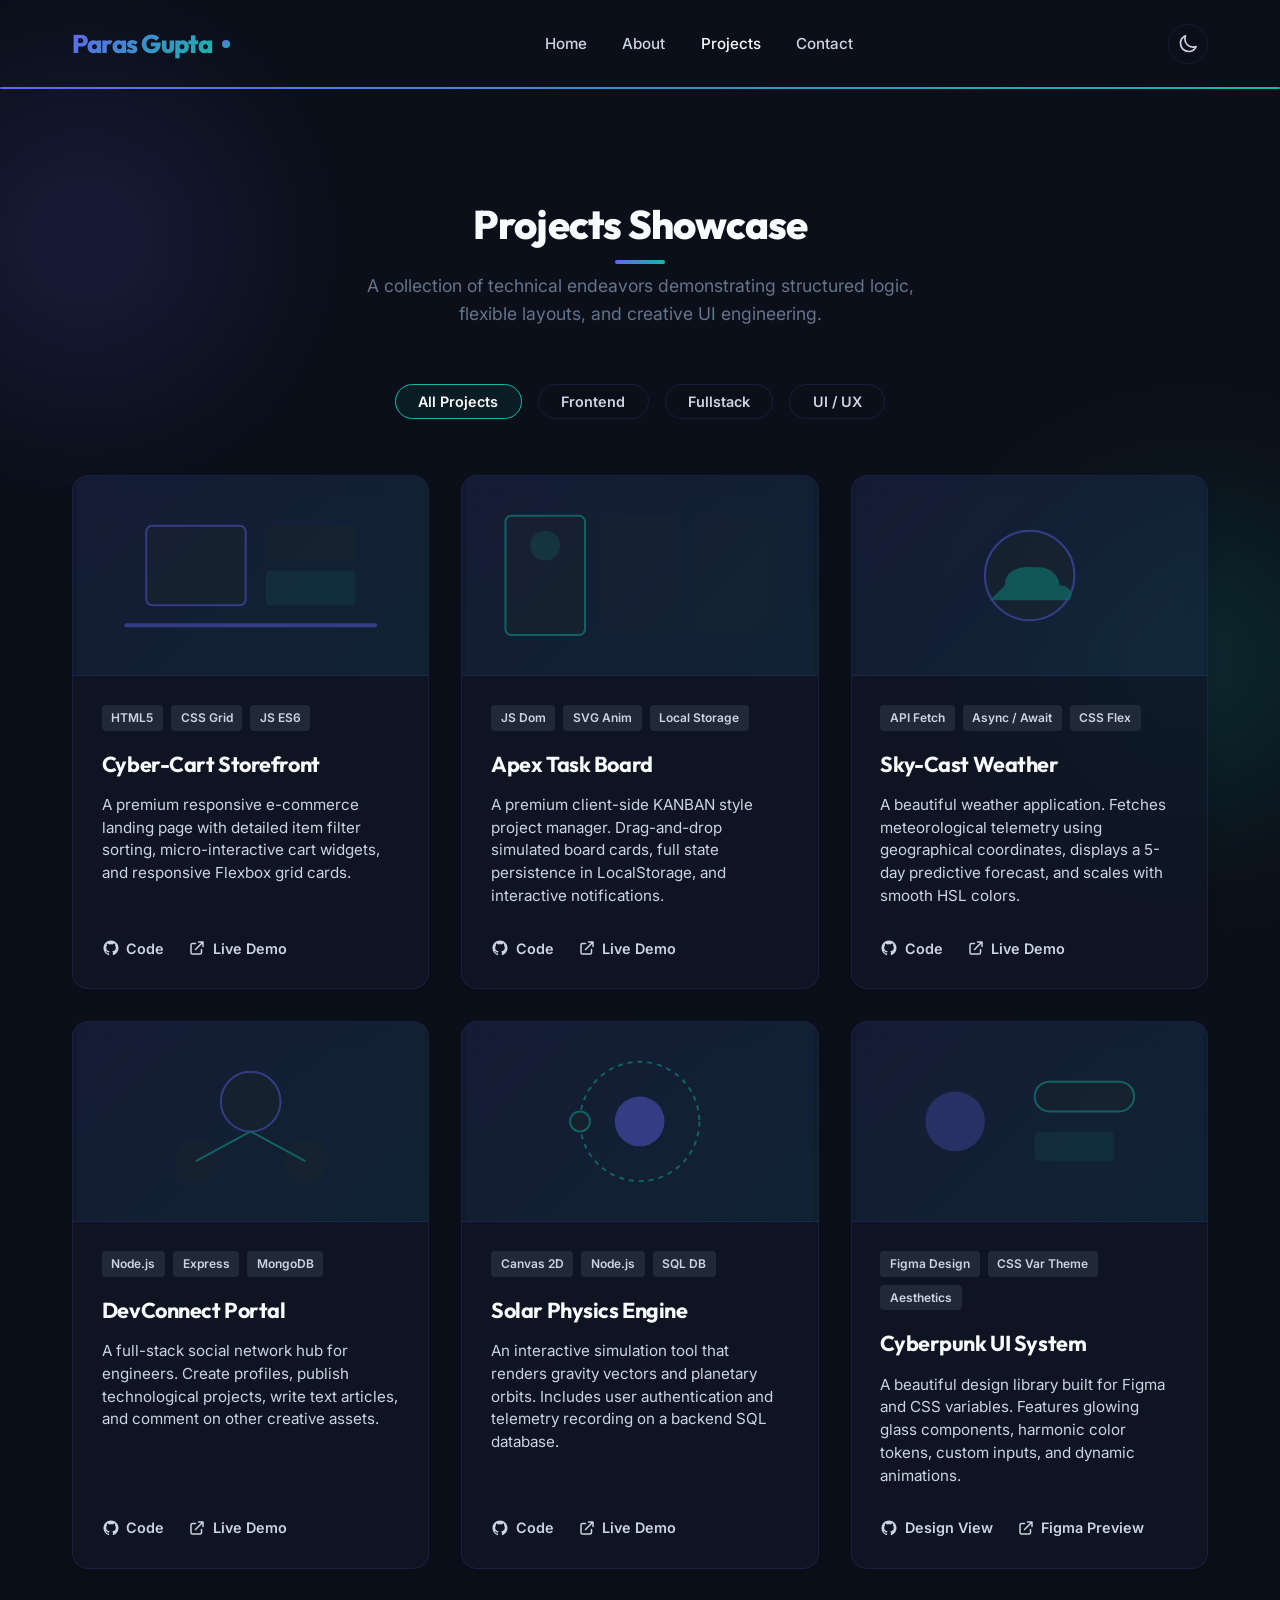
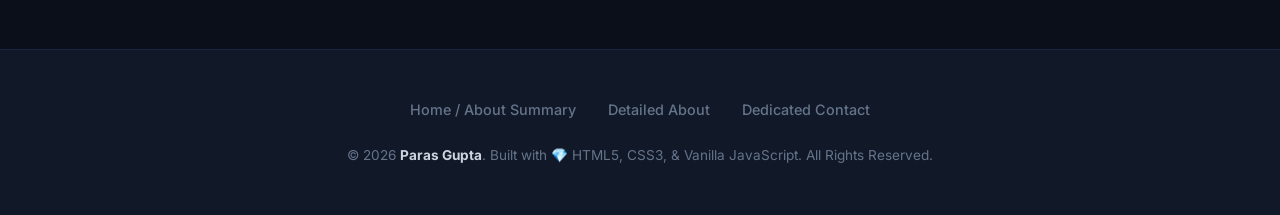
<file: task4/obj1/projects.html>
<!DOCTYPE html>
<html lang="en">

<head>
  <meta charset="UTF-8">
  <meta name="viewport" content="width=device-width, initial-scale=1.0">
  <title>Featured Projects Grid | Paras Gupta Portfolio</title>
  <meta name="description"
    content="Browse Paras Gupta's front-end and full-stack software development projects. Filter through clean JavaScript, responsive designs, API integrations, and UI/UX projects.">

  <link rel="stylesheet" href="styles.css">
</head>

<body>

  <div class="bg-blob blob-indigo"></div>
  <div class="bg-blob blob-teal"></div>

  <header class="header">
    <div class="container nav-container">
      <a href="index.html" class="logo-link" id="logoLink">
        <span class="logo-text text-gradient">Paras Gupta</span>
        <span class="logo-dot"></span>
      </a>

      <nav class="nav-menu" id="navMenu">
        <a href="index.html" class="nav-link" id="navLinkHome">Home</a>
        <a href="about.html" class="nav-link" id="navLinkAbout">About</a>
        <a href="projects.html" class="nav-link active" id="navLinkProjects">Projects</a>
        <a href="contact.html" class="nav-link" id="navLinkContact">Contact</a>
      </nav>

      <div class="nav-actions">

        <button class="theme-toggle" id="themeToggle" aria-label="Toggle Theme">
          <svg class="moon-icon" fill="none" stroke="currentColor" stroke-width="2" viewBox="0 0 24 24" width="20"
            height="20">
            <path stroke-linecap="round" stroke-linejoin="round"
              d="M21.752 15.002A9.718 9.718 0 0118 15.75c-5.385 0-9.75-4.365-9.75-9.75 0-1.33.266-2.597.748-3.752A9.753 9.753 0 003 11.25C3 16.635 7.365 21 12.75 21a9.753 9.753 0 009.002-5.998z">
            </path>
          </svg>
          <svg class="sun-icon" fill="none" stroke="currentColor" stroke-width="2" viewBox="0 0 24 24" width="20"
            height="20">
            <path stroke-linecap="round" stroke-linejoin="round"
              d="M12 3v2.25m0 13.5V21M4.93 4.93l1.591 1.591m10.954 10.954l1.591 1.591M3 12h2.25m13.5 0H21m-2.25 4.93l-1.591-1.591M6.52 6.52l-1.591-1.591M12 7.5a4.5 4.5 0 100 9 4.5 4.5 0 000-9z">
            </path>
          </svg>
        </button>

        <button class="hamburger" id="hamburger" aria-label="Open Navigation Menu">
          <span></span>
          <span></span>
          <span></span>
        </button>
      </div>
    </div>
  </header>

  <main style="padding-top: 5rem;">

    <section class="section">
      <div class="container">
        <div class="section-header" style="margin-bottom: 3.5rem;">
          <h1 class="section-title">Projects Showcase</h1>
          <p class="section-subtitle">A collection of technical endeavors demonstrating structured logic, flexible
            layouts, and creative UI engineering.</p>
        </div>

        <div class="projects-filter">
          <button class="filter-btn active" data-filter="all">All Projects</button>
          <button class="filter-btn" data-filter="frontend">Frontend</button>
          <button class="filter-btn" data-filter="fullstack">Fullstack</button>
          <button class="filter-btn" data-filter="uiux">UI / UX</button>
        </div>

        <div class="projects-grid">

          <div class="project-card glass-card" data-category="frontend">
            <div class="project-img-wrapper">
              <svg class="project-placeholder-svg" viewBox="0 0 350 200" fill="none" xmlns="http://www.w3.org/2000/svg">
                <rect width="350" height="200" fill="url(#p1-grad)" opacity="0.1" />
                <path d="M50 150H300" stroke="var(--accent-1)" stroke-width="4" stroke-linecap="round" />
                <rect x="70" y="50" width="100" height="80" rx="6" fill="var(--bg-tertiary)" stroke="var(--accent-1)"
                  stroke-width="2" />
                <rect x="190" y="50" width="90" height="35" rx="4" fill="var(--bg-tertiary)" />
                <rect x="190" y="95" width="90" height="35" rx="4" fill="var(--accent-2)" opacity="0.2" />
                <defs>
                  <linearGradient id="p1-grad" x1="0" y1="0" x2="350" y2="200">
                    <stop stop-color="var(--accent-1)" />
                    <stop offset="1" stop-color="var(--accent-2)" />
                  </linearGradient>
                </defs>
              </svg>
            </div>
            <div class="project-content">
              <div class="project-tags">
                <span class="project-tag">HTML5</span>
                <span class="project-tag">CSS Grid</span>
                <span class="project-tag">JS ES6</span>
              </div>
              <h3 class="project-title">Cyber-Cart Storefront</h3>
              <p class="project-desc">A premium responsive e-commerce landing page with detailed item filter sorting,
                micro-interactive cart widgets, and responsive Flexbox grid cards.</p>
              <div class="project-links">
                <a href="https://github.com" target="_blank" rel="noopener noreferrer" class="project-link">
                  <svg fill="currentColor" viewBox="0 0 24 24" width="18" height="18">
                    <path fill-rule="evenodd" clip-rule="evenodd"
                      d="M12 2C6.477 2 2 6.477 2 12c0 4.42 2.865 8.166 6.839 9.489.5.092.682-.217.682-.482 0-.237-.008-.866-.013-1.7-2.782.603-3.369-1.34-3.369-1.34-.454-1.156-1.11-1.464-1.11-1.464-.908-.62.069-.608.069-.608 1.003.07 1.531 1.03 1.531 1.03.892 1.529 2.341 1.087 2.91.831.092-.646.35-1.086.636-1.336-2.22-.253-4.555-1.11-4.555-4.943 0-1.091.39-1.984 1.029-2.683-.103-.253-.446-1.27.098-2.647 0 0 .84-.269 2.75 1.025A9.564 9.564 0 0112 6.844c.85.004 1.705.115 2.504.337 1.909-1.294 2.747-1.025 2.747-1.025.546 1.377.203 2.394.1 2.647.64.699 1.028 1.592 1.028 2.683 0 3.842-2.339 4.687-4.566 4.935.359.309.678.919.678 1.852 0 1.336-.012 2.415-.012 2.743 0 .267.18.579.688.481C19.138 20.162 22 16.418 22 12c0-5.523-4.477-10-10-10z" />
                  </svg>
                  <span>Code</span>
                </a>
                <a href="https://google.com" target="_blank" rel="noopener noreferrer" class="project-link">
                  <svg fill="none" stroke="currentColor" stroke-width="2" viewBox="0 0 24 24" width="18" height="18">
                    <path stroke-linecap="round" stroke-linejoin="round"
                      d="M10 6H6a2 2 0 00-2 2v10a2 2 0 002 2h10a2 2 0 002-2v-4M14 4h6m0 0v6m0-6L10 14" />
                  </svg>
                  <span>Live Demo</span>
                </a>
              </div>
            </div>
          </div>

          <div class="project-card glass-card" data-category="frontend">
            <div class="project-img-wrapper">
              <svg class="project-placeholder-svg" viewBox="0 0 350 200" fill="none" xmlns="http://www.w3.org/2000/svg">
                <rect width="350" height="200" fill="url(#p2-grad)" opacity="0.1" />
                <rect x="40" y="40" width="80" height="120" rx="6" fill="var(--bg-tertiary)" stroke="var(--accent-2)"
                  stroke-width="2" />
                <rect x="135" y="40" width="80" height="120" rx="6" fill="var(--bg-tertiary)" opacity="0.6" />
                <rect x="230" y="40" width="80" height="120" rx="6" fill="var(--bg-tertiary)" opacity="0.6" />
                <circle cx="80" cy="70" r="15" fill="var(--accent-2)" opacity="0.3" />
                <defs>
                  <linearGradient id="p2-grad" x1="0" y1="0" x2="350" y2="200">
                    <stop stop-color="var(--accent-1)" />
                    <stop offset="1" stop-color="var(--accent-2)" />
                  </linearGradient>
                </defs>
              </svg>
            </div>
            <div class="project-content">
              <div class="project-tags">
                <span class="project-tag">JS Dom</span>
                <span class="project-tag">SVG Anim</span>
                <span class="project-tag">Local Storage</span>
              </div>
              <h3 class="project-title">Apex Task Board</h3>
              <p class="project-desc">A premium client-side KANBAN style project manager. Drag-and-drop simulated board
                cards, full state persistence in LocalStorage, and interactive notifications.</p>
              <div class="project-links">
                <a href="https://github.com" target="_blank" rel="noopener noreferrer" class="project-link">
                  <svg fill="currentColor" viewBox="0 0 24 24" width="18" height="18">
                    <path fill-rule="evenodd" clip-rule="evenodd"
                      d="M12 2C6.477 2 2 6.477 2 12c0 4.42 2.865 8.166 6.839 9.489.5.092.682-.217.682-.482 0-.237-.008-.866-.013-1.7-2.782.603-3.369-1.34-3.369-1.34-.454-1.156-1.11-1.464-1.11-1.464-.908-.62.069-.608.069-.608 1.003.07 1.531 1.03 1.531 1.03.892 1.529 2.341 1.087 2.91.831.092-.646.35-1.086.636-1.336-2.22-.253-4.555-1.11-4.555-4.943 0-1.091.39-1.984 1.029-2.683-.103-.253-.446-1.27.098-2.647 0 0 .84-.269 2.75 1.025A9.564 9.564 0 0112 6.844c.85.004 1.705.115 2.504.337 1.909-1.294 2.747-1.025 2.747-1.025.546 1.377.203 2.394.1 2.647.64.699 1.028 1.592 1.028 2.683 0 3.842-2.339 4.687-4.566 4.935.359.309.678.919.678 1.852 0 1.336-.012 2.415-.012 2.743 0 .267.18.579.688.481C19.138 20.162 22 16.418 22 12c0-5.523-4.477-10-10-10z" />
                  </svg>
                  <span>Code</span>
                </a>
                <a href="https://google.com" target="_blank" rel="noopener noreferrer" class="project-link">
                  <svg fill="none" stroke="currentColor" stroke-width="2" viewBox="0 0 24 24" width="18" height="18">
                    <path stroke-linecap="round" stroke-linejoin="round"
                      d="M10 6H6a2 2 0 00-2 2v10a2 2 0 002 2h10a2 2 0 002-2v-4M14 4h6m0 0v6m0-6L10 14" />
                  </svg>
                  <span>Live Demo</span>
                </a>
              </div>
            </div>
          </div>

          <div class="project-card glass-card" data-category="frontend">
            <div class="project-img-wrapper">
              <svg class="project-placeholder-svg" viewBox="0 0 350 200" fill="none" xmlns="http://www.w3.org/2000/svg">
                <rect width="350" height="200" fill="url(#p3-grad)" opacity="0.1" />
                <circle cx="175" cy="100" r="45" fill="var(--bg-tertiary)" stroke="var(--accent-1)" stroke-width="2" />
                <path d="M150 110C150 95 165 90 180 92C195 90 205 100 205 110C215 110 220 118 215 125L135 125"
                  fill="var(--accent-2)" opacity="0.8" />
                <defs>
                  <linearGradient id="p3-grad" x1="0" y1="0" x2="350" y2="200">
                    <stop stop-color="var(--accent-1)" />
                    <stop offset="1" stop-color="var(--accent-2)" />
                  </linearGradient>
                </defs>
              </svg>
            </div>
            <div class="project-content">
              <div class="project-tags">
                <span class="project-tag">API Fetch</span>
                <span class="project-tag">Async / Await</span>
                <span class="project-tag">CSS Flex</span>
              </div>
              <h3 class="project-title">Sky-Cast Weather</h3>
              <p class="project-desc">A beautiful weather application. Fetches meteorological telemetry using
                geographical coordinates, displays a 5-day predictive forecast, and scales with smooth HSL colors.</p>
              <div class="project-links">
                <a href="https://github.com" target="_blank" rel="noopener noreferrer" class="project-link">
                  <svg fill="currentColor" viewBox="0 0 24 24" width="18" height="18">
                    <path fill-rule="evenodd" clip-rule="evenodd"
                      d="M12 2C6.477 2 2 6.477 2 12c0 4.42 2.865 8.166 6.839 9.489.5.092.682-.217.682-.482 0-.237-.008-.866-.013-1.7-2.782.603-3.369-1.34-3.369-1.34-.454-1.156-1.11-1.464-1.11-1.464-.908-.62.069-.608.069-.608 1.003.07 1.531 1.03 1.531 1.03.892 1.529 2.341 1.087 2.91.831.092-.646.35-1.086.636-1.336-2.22-.253-4.555-1.11-4.555-4.943 0-1.091.39-1.984 1.029-2.683-.103-.253-.446-1.27.098-2.647 0 0 .84-.269 2.75 1.025A9.564 9.564 0 0112 6.844c.85.004 1.705.115 2.504.337 1.909-1.294 2.747-1.025 2.747-1.025.546 1.377.203 2.394.1 2.647.64.699 1.028 1.592 1.028 2.683 0 3.842-2.339 4.687-4.566 4.935.359.309.678.919.678 1.852 0 1.336-.012 2.415-.012 2.743 0 .267.18.579.688.481C19.138 20.162 22 16.418 22 12c0-5.523-4.477-10-10-10z" />
                  </svg>
                  <span>Code</span>
                </a>
                <a href="https://google.com" target="_blank" rel="noopener noreferrer" class="project-link">
                  <svg fill="none" stroke="currentColor" stroke-width="2" viewBox="0 0 24 24" width="18" height="18">
                    <path stroke-linecap="round" stroke-linejoin="round"
                      d="M10 6H6a2 2 0 00-2 2v10a2 2 0 002 2h10a2 2 0 002-2v-4M14 4h6m0 0v6m0-6L10 14" />
                  </svg>
                  <span>Live Demo</span>
                </a>
              </div>
            </div>
          </div>

          <div class="project-card glass-card" data-category="fullstack">
            <div class="project-img-wrapper">
              <svg class="project-placeholder-svg" viewBox="0 0 350 200" fill="none" xmlns="http://www.w3.org/2000/svg">
                <rect width="350" height="200" fill="url(#p4-grad)" opacity="0.1" />
                <circle cx="175" cy="80" r="30" fill="var(--bg-tertiary)" stroke="var(--accent-1)" stroke-width="2" />
                <circle cx="120" cy="140" r="22" fill="var(--bg-tertiary)" />
                <circle cx="230" cy="140" r="22" fill="var(--bg-tertiary)" />
                <line x1="175" y1="110" x2="120" y2="140" stroke="var(--accent-2)" stroke-width="2" />
                <line x1="175" y1="110" x2="230" y2="140" stroke="var(--accent-2)" stroke-width="2" />
                <defs>
                  <linearGradient id="p4-grad" x1="0" y1="0" x2="350" y2="200">
                    <stop stop-color="var(--accent-1)" />
                    <stop offset="1" stop-color="var(--accent-2)" />
                  </linearGradient>
                </defs>
              </svg>
            </div>
            <div class="project-content">
              <div class="project-tags">
                <span class="project-tag">Node.js</span>
                <span class="project-tag">Express</span>
                <span class="project-tag">MongoDB</span>
              </div>
              <h3 class="project-title">DevConnect Portal</h3>
              <p class="project-desc">A full-stack social network hub for engineers. Create profiles, publish
                technological projects, write text articles, and comment on other creative assets.</p>
              <div class="project-links">
                <a href="https://github.com" target="_blank" rel="noopener noreferrer" class="project-link">
                  <svg fill="currentColor" viewBox="0 0 24 24" width="18" height="18">
                    <path fill-rule="evenodd" clip-rule="evenodd"
                      d="M12 2C6.477 2 2 6.477 2 12c0 4.42 2.865 8.166 6.839 9.489.5.092.682-.217.682-.482 0-.237-.008-.866-.013-1.7-2.782.603-3.369-1.34-3.369-1.34-.454-1.156-1.11-1.464-1.11-1.464-.908-.62.069-.608.069-.608 1.003.07 1.531 1.03 1.531 1.03.892 1.529 2.341 1.087 2.91.831.092-.646.35-1.086.636-1.336-2.22-.253-4.555-1.11-4.555-4.943 0-1.091.39-1.984 1.029-2.683-.103-.253-.446-1.27.098-2.647 0 0 .84-.269 2.75 1.025A9.564 9.564 0 0112 6.844c.85.004 1.705.115 2.504.337 1.909-1.294 2.747-1.025 2.747-1.025.546 1.377.203 2.394.1 2.647.64.699 1.028 1.592 1.028 2.683 0 3.842-2.339 4.687-4.566 4.935.359.309.678.919.678 1.852 0 1.336-.012 2.415-.012 2.743 0 .267.18.579.688.481C19.138 20.162 22 16.418 22 12c0-5.523-4.477-10-10-10z" />
                  </svg>
                  <span>Code</span>
                </a>
                <a href="https://google.com" target="_blank" rel="noopener noreferrer" class="project-link">
                  <svg fill="none" stroke="currentColor" stroke-width="2" viewBox="0 0 24 24" width="18" height="18">
                    <path stroke-linecap="round" stroke-linejoin="round"
                      d="M10 6H6a2 2 0 00-2 2v10a2 2 0 002 2h10a2 2 0 002-2v-4M14 4h6m0 0v6m0-6L10 14" />
                  </svg>
                  <span>Live Demo</span>
                </a>
              </div>
            </div>
          </div>

          <div class="project-card glass-card" data-category="fullstack">
            <div class="project-img-wrapper">
              <svg class="project-placeholder-svg" viewBox="0 0 350 200" fill="none" xmlns="http://www.w3.org/2000/svg">
                <rect width="350" height="200" fill="url(#p5-grad)" opacity="0.1" />
                <circle cx="175" cy="100" r="25" fill="var(--accent-1)" />
                <circle cx="175" cy="100" r="60" stroke="var(--accent-2)" stroke-width="2" stroke-dasharray="5 5"
                  fill="none" />
                <circle cx="115" cy="100" r="10" fill="var(--bg-tertiary)" stroke="var(--accent-2)" stroke-width="2" />
                <defs>
                  <linearGradient id="p5-grad" x1="0" y1="0" x2="350" y2="200">
                    <stop stop-color="var(--accent-1)" />
                    <stop offset="1" stop-color="var(--accent-2)" />
                  </linearGradient>
                </defs>
              </svg>
            </div>
            <div class="project-content">
              <div class="project-tags">
                <span class="project-tag">Canvas 2D</span>
                <span class="project-tag">Node.js</span>
                <span class="project-tag">SQL DB</span>
              </div>
              <h3 class="project-title">Solar Physics Engine</h3>
              <p class="project-desc">An interactive simulation tool that renders gravity vectors and planetary orbits.
                Includes user authentication and telemetry recording on a backend SQL database.</p>
              <div class="project-links">
                <a href="https://github.com" target="_blank" rel="noopener noreferrer" class="project-link">
                  <svg fill="currentColor" viewBox="0 0 24 24" width="18" height="18">
                    <path fill-rule="evenodd" clip-rule="evenodd"
                      d="M12 2C6.477 2 2 6.477 2 12c0 4.42 2.865 8.166 6.839 9.489.5.092.682-.217.682-.482 0-.237-.008-.866-.013-1.7-2.782.603-3.369-1.34-3.369-1.34-.454-1.156-1.11-1.464-1.11-1.464-.908-.62.069-.608.069-.608 1.003.07 1.531 1.03 1.531 1.03.892 1.529 2.341 1.087 2.91.831.092-.646.35-1.086.636-1.336-2.22-.253-4.555-1.11-4.555-4.943 0-1.091.39-1.984 1.029-2.683-.103-.253-.446-1.27.098-2.647 0 0 .84-.269 2.75 1.025A9.564 9.564 0 0112 6.844c.85.004 1.705.115 2.504.337 1.909-1.294 2.747-1.025 2.747-1.025.546 1.377.203 2.394.1 2.647.64.699 1.028 1.592 1.028 2.683 0 3.842-2.339 4.687-4.566 4.935.359.309.678.919.678 1.852 0 1.336-.012 2.415-.012 2.743 0 .267.18.579.688.481C19.138 20.162 22 16.418 22 12c0-5.523-4.477-10-10-10z" />
                  </svg>
                  <span>Code</span>
                </a>
                <a href="https://google.com" target="_blank" rel="noopener noreferrer" class="project-link">
                  <svg fill="none" stroke="currentColor" stroke-width="2" viewBox="0 0 24 24" width="18" height="18">
                    <path stroke-linecap="round" stroke-linejoin="round"
                      d="M10 6H6a2 2 0 00-2 2v10a2 2 0 002 2h10a2 2 0 002-2v-4M14 4h6m0 0v6m0-6L10 14" />
                  </svg>
                  <span>Live Demo</span>
                </a>
              </div>
            </div>
          </div>

          <div class="project-card glass-card" data-category="uiux">
            <div class="project-img-wrapper">
              <svg class="project-placeholder-svg" viewBox="0 0 350 200" fill="none" xmlns="http://www.w3.org/2000/svg">
                <rect width="350" height="200" fill="url(#p6-grad)" opacity="0.1" />
                <circle cx="100" cy="100" r="30" fill="url(#p6-grad)" opacity="0.6" />
                <rect x="180" y="60" width="100" height="30" rx="15" fill="var(--bg-tertiary)" stroke="var(--accent-2)"
                  stroke-width="2" />
                <rect x="180" y="110" width="80" height="30" rx="6" fill="var(--accent-2)" opacity="0.2" />
                <defs>
                  <linearGradient id="p6-grad" x1="0" y1="0" x2="350" y2="200">
                    <stop stop-color="var(--accent-1)" />
                    <stop offset="1" stop-color="var(--accent-2)" />
                  </linearGradient>
                </defs>
              </svg>
            </div>
            <div class="project-content">
              <div class="project-tags">
                <span class="project-tag">Figma Design</span>
                <span class="project-tag">CSS Var Theme</span>
                <span class="project-tag">Aesthetics</span>
              </div>
              <h3 class="project-title">Cyberpunk UI System</h3>
              <p class="project-desc">A beautiful design library built for Figma and CSS variables. Features glowing
                glass components, harmonic color tokens, custom inputs, and dynamic animations.</p>
              <div class="project-links">
                <a href="https://github.com" target="_blank" rel="noopener noreferrer" class="project-link">
                  <svg fill="currentColor" viewBox="0 0 24 24" width="18" height="18">
                    <path fill-rule="evenodd" clip-rule="evenodd"
                      d="M12 2C6.477 2 2 6.477 2 12c0 4.42 2.865 8.166 6.839 9.489.5.092.682-.217.682-.482 0-.237-.008-.866-.013-1.7-2.782.603-3.369-1.34-3.369-1.34-.454-1.156-1.11-1.464-1.11-1.464-.908-.62.069-.608.069-.608 1.003.07 1.531 1.03 1.531 1.03.892 1.529 2.341 1.087 2.91.831.092-.646.35-1.086.636-1.336-2.22-.253-4.555-1.11-4.555-4.943 0-1.091.39-1.984 1.029-2.683-.103-.253-.446-1.27.098-2.647 0 0 .84-.269 2.75 1.025A9.564 9.564 0 0112 6.844c.85.004 1.705.115 2.504.337 1.909-1.294 2.747-1.025 2.747-1.025.546 1.377.203 2.394.1 2.647.64.699 1.028 1.592 1.028 2.683 0 3.842-2.339 4.687-4.566 4.935.359.309.678.919.678 1.852 0 1.336-.012 2.415-.012 2.743 0 .267.18.579.688.481C19.138 20.162 22 16.418 22 12c0-5.523-4.477-10-10-10z" />
                  </svg>
                  <span>Design View</span>
                </a>
                <a href="https://google.com" target="_blank" rel="noopener noreferrer" class="project-link">
                  <svg fill="none" stroke="currentColor" stroke-width="2" viewBox="0 0 24 24" width="18" height="18">
                    <path stroke-linecap="round" stroke-linejoin="round"
                      d="M10 6H6a2 2 0 00-2 2v10a2 2 0 002 2h10a2 2 0 002-2v-4M14 4h6m0 0v6m0-6L10 14" />
                  </svg>
                  <span>Figma Preview</span>
                </a>
              </div>
            </div>
          </div>
        </div>
      </div>
    </section>
  </main>

  <footer class="footer">
    <div class="container footer-container">
      <div class="footer-links">
        <a href="index.html" class="footer-link" id="footerHome">Home / About Summary</a>
        <a href="about.html" class="footer-link" id="footerAbout">Detailed About</a>
        <a href="contact.html" class="footer-link" id="footerContact">Dedicated Contact</a>
      </div>
      <p class="footer-copyright">
        &copy; 2026 <strong>Paras Gupta</strong>. Built with 💎 HTML5, CSS3, &amp; Vanilla JavaScript. All Rights Reserved.
      </p>
    </div>
  </footer>

  <button class="scroll-top-btn" id="scrollTopBtn" aria-label="Scroll to top">
    <svg fill="none" stroke="currentColor" stroke-width="2.5" viewBox="0 0 24 24" width="22" height="22"
      xmlns="http://www.w3.org/2000/svg">
      <path stroke-linecap="round" stroke-linejoin="round" d="M4.5 15.75l7.5-7.5 7.5 7.5"></path>
    </svg>
  </button>

  <script></script>

</body>

</html>
</file>
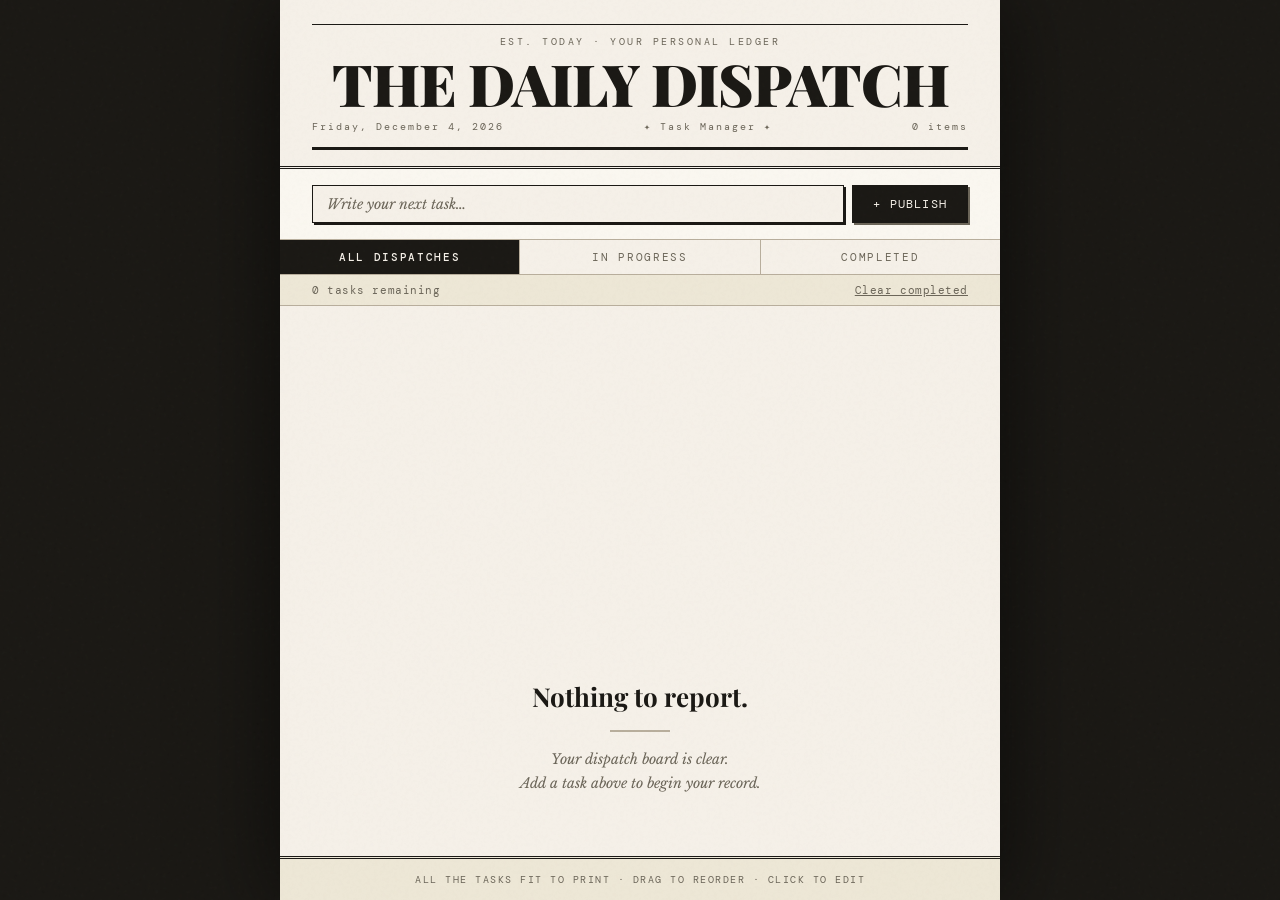
<file: task4/obj2/todo-app.html>
<!DOCTYPE html>
<html lang="en">
<head>
<meta charset="UTF-8" />
<meta name="viewport" content="width=device-width, initial-scale=1.0" />
<title>The Daily Dispatch — Task Manager</title>
<link href="https://fonts.googleapis.com/css2?family=Playfair+Display:wght@700;900&family=Libre+Baskerville:ital,wght@0,400;0,700;1,400&family=DM+Mono:wght@400;500&display=swap" rel="stylesheet" />
<style>
  *, *::before, *::after { box-sizing: border-box; margin: 0; padding: 0; }

  :root {
    --ink: #1a1814;
    --paper: #f5f0e8;
    --paper-dark: #ede7d6;
    --cream: #faf7f0;
    --red: #c0392b;
    --red-light: #e74c3c;
    --muted: #6b6558;
    --border: #b8ae9c;
    --shadow: rgba(26,24,20,0.15);
  }

  body {
    background: var(--ink);
    font-family: 'Libre Baskerville', Georgia, serif;
    min-height: 100vh;
    padding: 0;
    overflow-x: hidden;
  }

  body::before {
    content: '';
    position: fixed;
    inset: 0;
    background-image: url("data:image/svg+xml,%3Csvg viewBox='0 0 256 256' xmlns='http://www.w3.org/2000/svg'%3E%3Cfilter id='noise'%3E%3CfeTurbulence type='fractalNoise' baseFrequency='0.9' numOctaves='4' stitchTiles='stitch'/%3E%3C/filter%3E%3Crect width='100%25' height='100%25' filter='url(%23noise)' opacity='0.04'/%3E%3C/svg%3E");
    pointer-events: none;
    z-index: 9999;
    opacity: 0.5;
  }

  .page {
    max-width: 720px;
    margin: 0 auto;
    background: var(--paper);
    min-height: 100vh;
    box-shadow: 0 0 80px rgba(0,0,0,0.6);
    display: flex;
    flex-direction: column;
  }

  .masthead {
    background: var(--paper);
    border-bottom: 3px double var(--ink);
    padding: 24px 32px 16px;
    text-align: center;
    position: relative;
  }

  .masthead-rule { height: 1px; background: var(--ink); margin-bottom: 10px; }
  .masthead-overline {
    font-family: 'DM Mono', monospace;
    font-size: 10px;
    letter-spacing: 0.25em;
    text-transform: uppercase;
    color: var(--muted);
    margin-bottom: 6px;
  }

  .masthead h1 {
    font-family: 'Playfair Display', serif;
    font-weight: 900;
    font-size: clamp(32px, 8vw, 58px);
    line-height: 1;
    color: var(--ink);
    letter-spacing: -1px;
    text-transform: uppercase;
  }

  .masthead-sub {
    font-family: 'DM Mono', monospace;
    font-size: 10px;
    letter-spacing: 0.2em;
    color: var(--muted);
    margin-top: 8px;
    display: flex;
    justify-content: space-between;
    align-items: center;
  }

  .masthead-rule-bot { height: 3px; background: var(--ink); margin-top: 14px; }

  .toolbar {
    padding: 16px 32px;
    border-bottom: 1px solid var(--border);
    display: flex;
    gap: 12px;
    align-items: center;
    flex-wrap: wrap;
    background: var(--cream);
  }

  .input-wrap {
    flex: 1;
    min-width: 200px;
    display: flex;
    gap: 8px;
  }

  .task-input {
    flex: 1;
    background: var(--paper);
    border: 1.5px solid var(--ink);
    border-radius: 0;
    padding: 9px 14px;
    font-family: 'Libre Baskerville', serif;
    font-size: 14px;
    color: var(--ink);
    outline: none;
    transition: box-shadow 0.15s;
    box-shadow: 2px 2px 0 var(--ink);
  }
  .task-input::placeholder { color: var(--muted); font-style: italic; }
  .task-input:focus { box-shadow: 3px 3px 0 var(--red); border-color: var(--red); }

  .btn-add {
    background: var(--ink);
    color: var(--paper);
    border: 1.5px solid var(--ink);
    padding: 9px 20px;
    font-family: 'DM Mono', monospace;
    font-size: 12px;
    letter-spacing: 0.1em;
    text-transform: uppercase;
    cursor: pointer;
    transition: background 0.15s, color 0.15s, transform 0.1s;
    box-shadow: 2px 2px 0 var(--muted);
    white-space: nowrap;
  }
  .btn-add:hover { background: var(--red); border-color: var(--red); box-shadow: 2px 2px 0 #8b1c14; }
  .btn-add:active { transform: translate(1px,1px); box-shadow: 1px 1px 0 var(--muted); }

  .filters {
    display: flex;
    gap: 0;
    border-bottom: 1px solid var(--border);
    background: var(--paper);
    overflow-x: auto;
  }

  .filter-btn {
    flex: 1;
    background: none;
    border: none;
    border-right: 1px solid var(--border);
    padding: 10px 16px;
    font-family: 'DM Mono', monospace;
    font-size: 11px;
    letter-spacing: 0.15em;
    text-transform: uppercase;
    color: var(--muted);
    cursor: pointer;
    transition: background 0.15s, color 0.15s;
    white-space: nowrap;
  }
  .filter-btn:last-child { border-right: none; }
  .filter-btn:hover { background: var(--paper-dark); color: var(--ink); }
  .filter-btn.active {
    background: var(--ink);
    color: var(--paper);
    font-weight: 500;
  }

  .stats-bar {
    padding: 8px 32px;
    background: var(--paper-dark);
    border-bottom: 1px solid var(--border);
    display: flex;
    justify-content: space-between;
    align-items: center;
    font-family: 'DM Mono', monospace;
    font-size: 11px;
    color: var(--muted);
    letter-spacing: 0.05em;
  }

  .btn-clear {
    background: none;
    border: none;
    font-family: 'DM Mono', monospace;
    font-size: 11px;
    color: var(--muted);
    cursor: pointer;
    text-decoration: underline;
    letter-spacing: 0.05em;
    padding: 0;
  }
  .btn-clear:hover { color: var(--red); }

  .task-list {
    flex: 1;
    padding: 0;
    list-style: none;
  }

  .task-item {
    display: flex;
    align-items: flex-start;
    gap: 14px;
    padding: 16px 32px;
    border-bottom: 1px solid var(--border);
    background: var(--paper);
    position: relative;
    transition: background 0.2s, opacity 0.3s, transform 0.3s;
    cursor: grab;
  }
  .task-item:nth-child(even) { background: var(--cream); }
  .task-item:hover { background: #ede7d6; }
  .task-item.dragging { opacity: 0.4; cursor: grabbing; }
  .task-item.drag-over { border-top: 3px solid var(--red); }

  .task-check {
    width: 20px;
    height: 20px;
    border: 2px solid var(--ink);
    flex-shrink: 0;
    margin-top: 2px;
    cursor: pointer;
    position: relative;
    background: var(--paper);
    transition: background 0.15s, border-color 0.15s;
    display: flex;
    align-items: center;
    justify-content: center;
  }
  .task-check:hover { border-color: var(--red); }
  .task-check .checkmark {
    display: none;
    width: 12px;
    height: 12px;
    background: var(--red);
    clip-path: polygon(20% 45%, 10% 60%, 40% 85%, 90% 20%, 75% 10%, 38% 65%);
  }

  .task-item.done .task-check { background: var(--ink); border-color: var(--ink); }
  .task-item.done .task-check .checkmark { display: block; background: var(--paper); }

  .task-body { flex: 1; min-width: 0; }
  .task-text {
    font-size: 15px;
    color: var(--ink);
    line-height: 1.5;
    word-break: break-word;
    transition: color 0.2s, opacity 0.2s;
  }
  .task-item.done .task-text {
    color: var(--muted);
    text-decoration: line-through;
    text-decoration-color: var(--red);
    text-decoration-thickness: 2px;
    opacity: 0.6;
  }

  .task-item.done::after {
    content: 'DONE';
    position: absolute;
    right: 28px;
    top: 50%;
    transform: translateY(-50%) rotate(-8deg);
    font-family: 'Playfair Display', serif;
    font-weight: 700;
    font-size: 13px;
    color: var(--red);
    border: 2.5px solid var(--red);
    padding: 2px 8px;
    opacity: 0.55;
    letter-spacing: 0.15em;
    pointer-events: none;
  }

  .task-date {
    font-family: 'DM Mono', monospace;
    font-size: 10px;
    color: var(--muted);
    letter-spacing: 0.05em;
    margin-top: 3px;
  }

  .task-edit-input {
    width: 100%;
    background: var(--cream);
    border: 1.5px solid var(--red);
    padding: 4px 8px;
    font-family: 'Libre Baskerville', serif;
    font-size: 15px;
    color: var(--ink);
    outline: none;
    box-shadow: 2px 2px 0 var(--red);
    border-radius: 0;
  }

  .task-actions {
    display: flex;
    gap: 6px;
    flex-shrink: 0;
    margin-top: 2px;
    opacity: 0;
    transition: opacity 0.15s;
  }
  .task-item:hover .task-actions { opacity: 1; }

  .btn-icon {
    width: 28px;
    height: 28px;
    border: 1.5px solid var(--border);
    background: var(--paper);
    cursor: pointer;
    display: flex;
    align-items: center;
    justify-content: center;
    font-size: 14px;
    transition: background 0.15s, border-color 0.15s, transform 0.1s;
  }
  .btn-icon:hover { border-color: var(--ink); background: var(--paper-dark); transform: scale(1.1); }
  .btn-icon.delete:hover { border-color: var(--red); background: #fdecea; }

  .empty-state {
    padding: 60px 32px;
    text-align: center;
    display: none;
  }
  .empty-state.visible { display: block; }
  .empty-headline {
    font-family: 'Playfair Display', serif;
    font-weight: 700;
    font-size: 26px;
    color: var(--ink);
    margin-bottom: 10px;
  }
  .empty-sub {
    font-family: 'Libre Baskerville', serif;
    font-style: italic;
    color: var(--muted);
    font-size: 14px;
    line-height: 1.7;
  }
  .empty-divider {
    width: 60px;
    height: 2px;
    background: var(--border);
    margin: 16px auto;
  }

  .page-footer {
    padding: 14px 32px;
    border-top: 3px double var(--ink);
    background: var(--paper-dark);
    text-align: center;
    font-family: 'DM Mono', monospace;
    font-size: 10px;
    letter-spacing: 0.15em;
    color: var(--muted);
    text-transform: uppercase;
  }

  @keyframes slideIn {
    from { opacity: 0; transform: translateY(-12px); }
    to { opacity: 1; transform: translateY(0); }
  }
  .task-item.new { animation: slideIn 0.25s ease forwards; }

  @keyframes fadeOut {
    to { opacity: 0; transform: translateX(20px); max-height: 0; padding: 0 32px; }
  }
  .task-item.removing { animation: fadeOut 0.25s ease forwards; }

  @media (max-width: 540px) {
    .masthead, .toolbar, .stats-bar, .task-item, .empty-state { padding-left: 18px; padding-right: 18px; }
    .masthead h1 { font-size: 36px; }
    .task-item.done::after { display: none; }
    .task-actions { opacity: 1; }
  }
</style>
</head>
<body>
<div class="page">

  <header class="masthead">
    <div class="masthead-rule"></div>
    <div class="masthead-overline">Est. Today · Your Personal Ledger</div>
    <h1>The Daily Dispatch</h1>
    <div class="masthead-sub">
      <span id="today-date">—</span>
      <span>✦ Task Manager ✦</span>
      <span id="task-count-head">0 items</span>
    </div>
    <div class="masthead-rule-bot"></div>
  </header>

  <div class="toolbar">
    <div class="input-wrap">
      <input class="task-input" id="task-input" type="text" placeholder="Write your next task…" maxlength="200" autocomplete="off" />
      <button class="btn-add" id="add-btn">+ Publish</button>
    </div>
  </div>

  <div class="filters">
    <button class="filter-btn active" data-filter="all">All Dispatches</button>
    <button class="filter-btn" data-filter="active">In Progress</button>
    <button class="filter-btn" data-filter="completed">Completed</button>
  </div>

  <div class="stats-bar">
    <span id="stats-label">0 tasks remaining</span>
    <button class="btn-clear" id="clear-btn">Clear completed</button>
  </div>

  <ul class="task-list" id="task-list"></ul>

  <div class="empty-state" id="empty-state">
    <div class="empty-headline">Nothing to report.</div>
    <div class="empty-divider"></div>
    <div class="empty-sub">Your dispatch board is clear.<br>Add a task above to begin your record.</div>
  </div>

  <footer class="page-footer">All the tasks fit to print · Drag to reorder · Click to edit</footer>

</div>

<script>
(function() {
  const STORE_KEY = 'dispatch_tasks_v1';
  let tasks = [];
  let filter = 'all';
  let dragSrc = null;

  function uid() { return Date.now().toString(36) + Math.random().toString(36).slice(2); }
  function save() { localStorage.setItem(STORE_KEY, JSON.stringify(tasks)); }
  function load() {
    try { tasks = JSON.parse(localStorage.getItem(STORE_KEY)) || []; } catch { tasks = []; }
  }
  function today() {
    return new Date().toLocaleDateString('en-US', { weekday:'long', year:'numeric', month:'long', day:'numeric' });
  }
  function fmtDate(ts) {
    return new Date(ts).toLocaleString('en-US', { month:'short', day:'numeric', hour:'2-digit', minute:'2-digit' });
  }

  function render() {
    const list = document.getElementById('task-list');
    const empty = document.getElementById('empty-state');
    const statsLabel = document.getElementById('stats-label');
    const countHead = document.getElementById('task-count-head');

    const shown = tasks.filter(t => {
      if (filter === 'active') return !t.done;
      if (filter === 'completed') return t.done;
      return true;
    });

    list.innerHTML = '';

    if (shown.length === 0) {
      empty.classList.add('visible');
    } else {
      empty.classList.remove('visible');
      shown.forEach(task => {
        const li = buildItem(task);
        list.appendChild(li);
      });
    }

    const remaining = tasks.filter(t => !t.done).length;
    statsLabel.textContent = remaining === 1 ? '1 task remaining' : `${remaining} tasks remaining`;
    countHead.textContent = tasks.length === 1 ? '1 item' : `${tasks.length} items`;
  }

  function buildItem(task) {
    const li = document.createElement('li');
    li.className = 'task-item' + (task.done ? ' done' : '');
    li.dataset.id = task.id;
    li.draggable = true;

    const check = document.createElement('div');
    check.className = 'task-check';
    check.setAttribute('role', 'checkbox');
    check.setAttribute('aria-checked', task.done ? 'true' : 'false');
    check.setAttribute('tabindex', '0');
    const mark = document.createElement('div');
    mark.className = 'checkmark';
    check.appendChild(mark);

    const body = document.createElement('div');
    body.className = 'task-body';
    const text = document.createElement('div');
    text.className = 'task-text';
    text.textContent = task.text;
    const date = document.createElement('div');
    date.className = 'task-date';
    date.textContent = fmtDate(task.created);
    body.appendChild(text);
    body.appendChild(date);

    const actions = document.createElement('div');
    actions.className = 'task-actions';
    const editBtn = document.createElement('button');
    editBtn.className = 'btn-icon edit';
    editBtn.title = 'Edit';
    editBtn.innerHTML = '✎';
    const delBtn = document.createElement('button');
    delBtn.className = 'btn-icon delete';
    delBtn.title = 'Delete';
    delBtn.innerHTML = '✕';
    actions.appendChild(editBtn);
    actions.appendChild(delBtn);

    li.appendChild(check);
    li.appendChild(body);
    li.appendChild(actions);

    check.addEventListener('click', () => toggleDone(task.id));
    check.addEventListener('keydown', e => { if (e.key === ' ' || e.key === 'Enter') toggleDone(task.id); });

    delBtn.addEventListener('click', () => removeTask(task.id, li));

    editBtn.addEventListener('click', () => startEdit(task, text, editBtn));

    li.addEventListener('dragstart', e => {
      dragSrc = task.id;
      setTimeout(() => li.classList.add('dragging'), 0);
    });
    li.addEventListener('dragend', () => { li.classList.remove('dragging'); dragSrc = null; });
    li.addEventListener('dragover', e => { e.preventDefault(); li.classList.add('drag-over'); });
    li.addEventListener('dragleave', () => li.classList.remove('drag-over'));
    li.addEventListener('drop', e => {
      e.preventDefault();
      li.classList.remove('drag-over');
      if (!dragSrc || dragSrc === task.id) return;
      const fromIdx = tasks.findIndex(t => t.id === dragSrc);
      const toIdx = tasks.findIndex(t => t.id === task.id);
      if (fromIdx === -1 || toIdx === -1) return;
      const [moved] = tasks.splice(fromIdx, 1);
      tasks.splice(toIdx, 0, moved);
      save();
      render();
    });

    return li;
  }

  function startEdit(task, textEl, editBtn) {
    const input = document.createElement('input');
    input.type = 'text';
    input.className = 'task-edit-input';
    input.value = task.text;
    textEl.replaceWith(input);
    input.focus();
    editBtn.innerHTML = '✓';

    const commit = () => {
      const val = input.value.trim();
      if (val) { task.text = val; save(); }
      render();
    };

    editBtn.onclick = commit;
    input.addEventListener('keydown', e => {
      if (e.key === 'Enter') commit();
      if (e.key === 'Escape') render();
    });
    input.addEventListener('blur', () => setTimeout(commit, 150));
  }

  function toggleDone(id) {
    const t = tasks.find(t => t.id === id);
    if (t) { t.done = !t.done; save(); render(); }
  }

  function removeTask(id, li) {
    li.classList.add('removing');
    setTimeout(() => {
      tasks = tasks.filter(t => t.id !== id);
      save();
      render();
    }, 250);
  }

  function addTask() {
    const input = document.getElementById('task-input');
    const text = input.value.trim();
    if (!text) { input.focus(); return; }
    const task = { id: uid(), text, done: false, created: Date.now() };
    tasks.unshift(task);
    save();
    input.value = '';
    if (filter === 'completed') filter = 'all';
    updateFilterBtns();
    render();

    const list = document.getElementById('task-list');
    if (list.firstChild) list.firstChild.classList.add('new');
  }

  function updateFilterBtns() {
    document.querySelectorAll('.filter-btn').forEach(btn => {
      btn.classList.toggle('active', btn.dataset.filter === filter);
    });
  }

  load();
  document.getElementById('today-date').textContent = today();
  render();

  document.getElementById('add-btn').addEventListener('click', addTask);
  document.getElementById('task-input').addEventListener('keydown', e => { if (e.key === 'Enter') addTask(); });

  document.querySelectorAll('.filter-btn').forEach(btn => {
    btn.addEventListener('click', () => {
      filter = btn.dataset.filter;
      updateFilterBtns();
      render();
    });
  });

  document.getElementById('clear-btn').addEventListener('click', () => {
    tasks = tasks.filter(t => !t.done);
    save();
    render();
  });
})();
</script>
</body>
</html>
</file>
<file: task4/obj1/styles.css>
@import url('https://fonts.googleapis.com/css2?family=Inter:wght@300;400;500;600;700&family=Outfit:wght@400;500;600;700;800&display=swap');

:root {

  --bg-primary: #0b0f19;
  --bg-secondary: #111827;
  --bg-tertiary: #1f2937;
  --card-bg: rgba(17, 24, 39, 0.7);
  --card-border: rgba(99, 102, 241, 0.15);
  --card-border-hover: rgba(20, 184, 166, 0.4);

  --text-primary: #f8fafc;
  --text-secondary: #cbd5e1;
  --text-muted: #64748b;

  --accent-1: #6366f1; 
  --accent-2: #14b8a6; 
  --accent-gradient: linear-gradient(135deg, var(--accent-1), var(--accent-2));
  --accent-glow: rgba(99, 102, 241, 0.15);

  --success: #10b981;
  --error: #ef4444;
  --warning: #f59e0b;

  --nav-bg: rgba(11, 15, 25, 0.8);
  --nav-border: rgba(255, 255, 255, 0.05);
  --blur-val: 12px;
  --shadow-sm: 0 4px 6px -1px rgba(0, 0, 0, 0.1), 0 2px 4px -1px rgba(0, 0, 0, 0.06);
  --shadow-md: 0 10px 15px -3px rgba(0, 0, 0, 0.1), 0 4px 6px -2px rgba(0, 0, 0, 0.05);
  --shadow-lg: 0 20px 25px -5px rgba(0, 0, 0, 0.15), 0 10px 10px -5px rgba(0, 0, 0, 0.04);
  --shadow-glow: 0 0 20px rgba(99, 102, 241, 0.35);

  --transition-fast: 0.2s cubic-bezier(0.4, 0, 0.2, 1);
  --transition-normal: 0.3s cubic-bezier(0.4, 0, 0.2, 1);
  --transition-slow: 0.5s cubic-bezier(0.4, 0, 0.2, 1);

  --font-headings: 'Outfit', sans-serif;
  --font-body: 'Inter', sans-serif;
}

body.light-theme {
  --bg-primary: #f8fafc;
  --bg-secondary: #f1f5f9;
  --bg-tertiary: #e2e8f0;
  --card-bg: rgba(255, 255, 255, 0.75);
  --card-border: rgba(99, 102, 241, 0.1);
  --card-border-hover: rgba(20, 184, 166, 0.5);

  --text-primary: #0f172a;
  --text-secondary: #334155;
  --text-muted: #64748b;

  --accent-glow: rgba(99, 102, 241, 0.08);
  --nav-bg: rgba(248, 250, 252, 0.85);
  --nav-border: rgba(0, 0, 0, 0.05);

  --shadow-sm: 0 1px 3px rgba(0, 0, 0, 0.05);
  --shadow-md: 0 4px 12px rgba(0, 0, 0, 0.05);
  --shadow-lg: 0 10px 25px rgba(99, 102, 241, 0.08);
  --shadow-glow: 0 0 15px rgba(99, 102, 241, 0.15);
}

* {
  margin: 0;
  padding: 0;
  box-sizing: border-box;
  outline-color: var(--accent-1);
}

html {
  scroll-behavior: smooth;
  font-size: 16px;
  -webkit-tap-highlight-color: transparent;
}

body {
  background-color: var(--bg-primary);
  color: var(--text-primary);
  font-family: var(--font-body);
  line-height: 1.6;
  overflow-x: hidden;
  transition: background-color var(--transition-normal), color var(--transition-normal);
}

h1, h2, h3, h4, h5, h6 {
  font-family: var(--font-headings);
  font-weight: 700;
  letter-spacing: -0.02em;
  color: var(--text-primary);
}

a {
  text-decoration: none;
  color: inherit;
  transition: color var(--transition-fast);
}

img {
  max-width: 100%;
  height: auto;
  display: block;
}

li {
  list-style: none;
}

input, textarea, button {
  font-family: inherit;
  font-size: inherit;
  color: inherit;
}

::-webkit-scrollbar {
  width: 10px;
}

::-webkit-scrollbar-track {
  background: var(--bg-primary);
}

::-webkit-scrollbar-thumb {
  background: var(--bg-tertiary);
  border-radius: 5px;
  border: 2px solid var(--bg-primary);
}

::-webkit-scrollbar-thumb:hover {
  background: var(--text-muted);
}

::selection {
  background-color: rgba(99, 102, 241, 0.3);
  color: var(--text-primary);
}

.container {
  max-width: 1200px;
  margin: 0 auto;
  padding: 0 2rem;
}

.text-gradient {
  background: var(--accent-gradient);
  -webkit-background-clip: text;
  -webkit-text-fill-color: transparent;
  background-clip: text;
}

.bg-gradient {
  background: var(--accent-gradient);
}

.section {
  padding: 7rem 0 5rem;
  position: relative;
}

.section-header {
  text-align: center;
  margin-bottom: 4.5rem;
}

.section-title {
  font-size: 2.5rem;
  font-weight: 800;
  margin-bottom: 1rem;
  position: relative;
  display: inline-block;
}

.section-title::after {
  content: '';
  position: absolute;
  bottom: -8px;
  left: 50%;
  transform: translateX(-50%);
  width: 50px;
  height: 4px;
  border-radius: 2px;
  background: var(--accent-gradient);
}

.section-subtitle {
  color: var(--text-muted);
  font-size: 1.1rem;
  max-width: 600px;
  margin: 0 auto;
  font-weight: 400;
}

.btn {
  display: inline-flex;
  align-items: center;
  justify-content: center;
  gap: 0.5rem;
  padding: 0.8rem 1.8rem;
  border-radius: 50px;
  font-weight: 600;
  font-size: 0.95rem;
  cursor: pointer;
  transition: all var(--transition-normal);
  border: none;
}

.btn-primary {
  background: var(--accent-gradient);
  color: #ffffff;
  box-shadow: 0 4px 15px rgba(99, 102, 241, 0.3);
}

.btn-primary:hover {
  transform: translateY(-2px);
  box-shadow: 0 8px 25px rgba(99, 102, 241, 0.5), var(--shadow-glow);
}

.btn-secondary {
  background: transparent;
  color: var(--text-primary);
  border: 2px solid var(--card-border);
}

.btn-secondary:hover {
  border-color: var(--accent-2);
  background: rgba(20, 184, 166, 0.05);
  transform: translateY(-2px);
}

.glass-card {
  background: var(--card-bg);
  backdrop-filter: blur(var(--blur-val));
  -webkit-backdrop-filter: blur(var(--blur-val));
  border: 1px solid var(--card-border);
  border-radius: 16px;
  box-shadow: var(--shadow-md);
  transition: transform var(--transition-normal), border-color var(--transition-normal), box-shadow var(--transition-normal);
}

.glass-card:hover {
  border-color: var(--card-border-hover);
  box-shadow: var(--shadow-lg), 0 10px 30px rgba(99, 102, 241, 0.05);
}

@keyframes fadeInUp {
  from {
    opacity: 0;
    transform: translateY(30px);
  }
  to {
    opacity: 1;
    transform: translateY(0);
  }
}

@keyframes float {
  0% { transform: translateY(0px) rotate(0deg); }
  50% { transform: translateY(-15px) rotate(3deg); }
  100% { transform: translateY(0px) rotate(0deg); }
}

@keyframes pulseGlow {
  0% { opacity: 0.4; transform: scale(1); }
  50% { opacity: 0.7; transform: scale(1.05); }
  100% { opacity: 0.4; transform: scale(1); }
}

.bg-blob {
  position: absolute;
  width: 300px;
  height: 300px;
  border-radius: 50%;
  filter: blur(80px);
  z-index: -1;
  opacity: 0.15;
  pointer-events: none;
}

.blob-indigo {
  background: var(--accent-1);
  top: 10%;
  left: -5%;
  animation: pulseGlow 10s infinite;
}

.blob-teal {
  background: var(--accent-2);
  bottom: 10%;
  right: -5%;
  animation: pulseGlow 12s infinite;
}

.header {
  position: fixed;
  top: 0;
  left: 0;
  right: 0;
  z-index: 1000;
  background: transparent;
  border-bottom: 1px solid transparent;
  transition: background var(--transition-normal), border-color var(--transition-normal), padding var(--transition-normal);
  padding: 1.5rem 0;
}

.header.scrolled {
  background: var(--nav-bg);
  backdrop-filter: blur(var(--blur-val));
  -webkit-backdrop-filter: blur(var(--blur-val));
  border-color: var(--nav-border);
  padding: 0.9rem 0;
  box-shadow: var(--shadow-sm);
}

.nav-container {
  display: flex;
  align-items: center;
  justify-content: space-between;
}

.logo-link {
  display: flex;
  align-items: center;
  gap: 0.6rem;
}

.logo-text {
  font-size: 1.6rem;
  font-weight: 800;
  letter-spacing: -0.03em;
  font-family: var(--font-headings);
}

.logo-dot {
  width: 8px;
  height: 8px;
  border-radius: 50%;
  background: var(--accent-gradient);
  display: inline-block;
}

.nav-menu {
  display: flex;
  align-items: center;
  gap: 2.2rem;
}

.nav-item {
  position: relative;
}

.nav-link {
  font-weight: 500;
  font-size: 0.95rem;
  color: var(--text-secondary);
  padding: 0.4rem 0;
  transition: color var(--transition-fast);
}

.nav-link:hover, .nav-link.active {
  color: var(--text-primary);
}

.nav-link::after {
  content: '';
  position: absolute;
  bottom: 0;
  left: 0;
  width: 0;
  height: 2px;
  background: var(--accent-gradient);
  border-radius: 2px;
  transition: width var(--transition-normal);
}

.nav-link:hover::after, .nav-link.active::after {
  width: 100%;
}

.nav-actions {
  display: flex;
  align-items: center;
  gap: 1rem;
}

.theme-toggle {
  background: transparent;
  border: none;
  width: 40px;
  height: 40px;
  border-radius: 50%;
  display: flex;
  align-items: center;
  justify-content: center;
  cursor: pointer;
  color: var(--text-secondary);
  border: 1px solid var(--card-border);
  transition: all var(--transition-fast);
}

.theme-toggle:hover {
  color: var(--text-primary);
  border-color: var(--accent-2);
  background: rgba(20, 184, 166, 0.05);
}

.theme-toggle .sun-icon {
  display: none;
}

body.light-theme .theme-toggle .moon-icon {
  display: none;
}

body.light-theme .theme-toggle .sun-icon {
  display: block;
}

.hamburger {
  display: none;
  flex-direction: column;
  justify-content: space-between;
  width: 30px;
  height: 21px;
  background: transparent;
  border: none;
  cursor: pointer;
  z-index: 1100;
}

.hamburger span {
  width: 100%;
  height: 3px;
  background-color: var(--text-primary);
  border-radius: 10px;
  transition: all var(--transition-normal);
}

.hamburger.active span:nth-child(1) {
  transform: rotate(45deg) translate(6px, 6px);
}

.hamburger.active span:nth-child(2) {
  opacity: 0;
  transform: translateX(-15px);
}

.hamburger.active span:nth-child(3) {
  transform: rotate(-45deg) translate(6px, -6px);
}

.hero {
  min-height: 100vh;
  display: flex;
  align-items: center;
  padding-top: 8rem;
  position: relative;
  overflow: hidden;
}

.hero-grid {
  display: grid;
  grid-template-columns: 1.2fr 0.8fr;
  gap: 3rem;
  align-items: center;
}

.hero-content {
  animation: fadeInUp 0.8s ease-out;
}

.hero-tag {
  display: inline-block;
  padding: 0.4rem 1.2rem;
  background: rgba(99, 102, 241, 0.1);
  border: 1px solid rgba(99, 102, 241, 0.2);
  border-radius: 50px;
  color: var(--accent-1);
  font-weight: 600;
  font-size: 0.88rem;
  margin-bottom: 1.5rem;
  letter-spacing: 0.05em;
  text-transform: uppercase;
}

.hero-title {
  font-size: 3.5rem;
  line-height: 1.15;
  margin-bottom: 1.5rem;
}

.hero-desc {
  font-size: 1.1rem;
  color: var(--text-secondary);
  margin-bottom: 2.5rem;
  max-width: 540px;
}

.hero-btns {
  display: flex;
  flex-wrap: wrap;
  gap: 1.2rem;
}

.hero-visual {
  position: relative;
  display: flex;
  justify-content: center;
  align-items: center;
  animation: fadeInUp 1s ease-out;
}

.hero-glow-ring {
  position: absolute;
  width: 320px;
  height: 320px;
  border-radius: 50%;
  background: var(--accent-gradient);
  filter: blur(2px);
  z-index: 1;
  opacity: 0.75;
  animation: float 6s ease-in-out infinite;
}

.hero-avatar-wrapper {
  position: relative;
  width: 304px;
  height: 304px;
  border-radius: 50%;
  background: var(--bg-secondary);
  border: 6px solid var(--bg-primary);
  z-index: 2;
  overflow: hidden;
  display: flex;
  align-items: center;
  justify-content: center;
  box-shadow: var(--shadow-lg);
  animation: float 6s ease-in-out infinite;
}

.avatar-placeholder-svg {
  width: 100%;
  height: 100%;
  background: var(--bg-tertiary);
}

.about-grid {
  display: grid;
  grid-template-columns: 0.9fr 1.1fr;
  gap: 4rem;
  align-items: start;
}

.about-visual {
  position: relative;
  display: flex;
  justify-content: center;
}

.about-photo-wrapper {
  position: relative;
  width: 100%;
  max-width: 360px;
  aspect-ratio: 1;
  border-radius: 20px;
  overflow: hidden;
  box-shadow: var(--shadow-lg);
}

.about-photo-wrapper::before {
  content: '';
  position: absolute;
  top: 0;
  left: 0;
  right: 0;
  bottom: 0;
  border-radius: 20px;
  border: 2px solid transparent;
  background: linear-gradient(135deg, var(--accent-1), var(--accent-2)) border-box;
  -webkit-mask: linear-gradient(#fff 0 0) padding-box, linear-gradient(#fff 0 0);
  -webkit-mask-composite: destination-out;
  mask-composite: exclude;
  pointer-events: none;
  z-index: 3;
}

.photo-placeholder {
  width: 100%;
  height: 100%;
  background: linear-gradient(135deg, rgba(99, 102, 241, 0.1), rgba(20, 184, 166, 0.15));
  display: flex;
  align-items: center;
  justify-content: center;
  z-index: 2;
}

.photo-placeholder-svg {
  width: 50%;
  height: 50%;
  opacity: 0.7;
  color: var(--accent-1);
}

.about-content h3 {
  font-size: 1.8rem;
  margin-bottom: 1.2rem;
}

.about-bio {
  color: var(--text-secondary);
  font-size: 1rem;
  margin-bottom: 1.5rem;
}

.skills-container {
  margin-top: 2.5rem;
}

.skills-title {
  font-size: 1.3rem;
  font-weight: 700;
  margin-bottom: 1.2rem;
  color: var(--text-primary);
}

.skills-grid {
  display: grid;
  grid-template-columns: repeat(auto-fit, minmax(130px, 1fr));
  gap: 1rem;
}

.skill-tag {
  display: flex;
  align-items: center;
  gap: 0.6rem;
  padding: 0.8rem 1rem;
  border-radius: 12px;
  background: var(--bg-secondary);
  border: 1px solid var(--card-border);
  transition: all var(--transition-fast);
}

.skill-tag:hover {
  background: var(--bg-tertiary);
  border-color: var(--accent-2);
  transform: translateY(-2px);
}

.skill-icon {
  width: 24px;
  height: 24px;
  display: flex;
  align-items: center;
  justify-content: center;
}

.skill-name {
  font-size: 0.9rem;
  font-weight: 600;
  color: var(--text-secondary);
}

.skill-tag:hover .skill-name {
  color: var(--text-primary);
}

.skills-bars {
  display: flex;
  flex-direction: column;
  gap: 1.5rem;
  margin-top: 2rem;
}

.skill-bar-wrapper {
  width: 100%;
}

.skill-bar-info {
  display: flex;
  justify-content: space-between;
  margin-bottom: 0.5rem;
  font-weight: 600;
  font-size: 0.95rem;
}

.skill-bar-bg {
  width: 100%;
  height: 8px;
  background: var(--bg-tertiary);
  border-radius: 4px;
  overflow: hidden;
}

.skill-bar-fill {
  height: 100%;
  background: var(--accent-gradient);
  border-radius: 4px;
  width: 0; 
  transition: width 1.2s cubic-bezier(0.1, 0.8, 0.25, 1);
}

.timeline {
  position: relative;
  max-width: 800px;
  margin: 4rem auto 0;
  padding-left: 2rem;
}

.timeline::before {
  content: '';
  position: absolute;
  left: 0;
  top: 0;
  bottom: 0;
  width: 2px;
  background: var(--card-border);
}

.timeline-item {
  position: relative;
  margin-bottom: 3rem;
}

.timeline-item:last-child {
  margin-bottom: 0;
}

.timeline-dot {
  position: absolute;
  left: -2.35rem;
  top: 0.2rem;
  width: 14px;
  height: 14px;
  border-radius: 50%;
  background: var(--bg-primary);
  border: 3px solid var(--accent-1);
  box-shadow: 0 0 10px rgba(99, 102, 241, 0.5);
  transition: all var(--transition-fast);
}

.timeline-item:hover .timeline-dot {
  background: var(--accent-2);
  border-color: var(--accent-2);
  box-shadow: 0 0 12px rgba(20, 184, 166, 0.8);
}

.timeline-meta {
  display: flex;
  flex-wrap: wrap;
  gap: 0.8rem;
  align-items: center;
  margin-bottom: 0.6rem;
}

.timeline-date {
  font-size: 0.85rem;
  font-weight: 700;
  color: var(--accent-2);
  letter-spacing: 0.05em;
}

.timeline-badge {
  font-size: 0.75rem;
  font-weight: 600;
  padding: 0.1rem 0.6rem;
  background: rgba(99, 102, 241, 0.1);
  border: 1px solid rgba(99, 102, 241, 0.2);
  border-radius: 20px;
  color: var(--accent-1);
}

.timeline-title {
  font-size: 1.25rem;
  font-weight: 700;
  margin-bottom: 0.4rem;
}

.timeline-org {
  font-size: 0.95rem;
  color: var(--text-muted);
  font-weight: 500;
  margin-bottom: 0.8rem;
}

.timeline-desc {
  color: var(--text-secondary);
  font-size: 0.95rem;
}

.projects-filter {
  display: flex;
  justify-content: center;
  gap: 1rem;
  margin-bottom: 3.5rem;
  flex-wrap: wrap;
}

.filter-btn {
  padding: 0.5rem 1.4rem;
  border-radius: 30px;
  font-weight: 600;
  font-size: 0.9rem;
  border: 1px solid var(--card-border);
  background: transparent;
  color: var(--text-secondary);
  cursor: pointer;
  transition: all var(--transition-fast);
}

.filter-btn:hover, .filter-btn.active {
  color: var(--text-primary);
  border-color: var(--accent-2);
  background: rgba(20, 184, 166, 0.08);
}

.projects-grid {
  display: grid;
  grid-template-columns: repeat(auto-fit, minmax(320px, 1fr));
  gap: 2rem;
}

.project-card {
  overflow: hidden;
  height: 100%;
  display: flex;
  flex-direction: column;
}

.project-img-wrapper {
  position: relative;
  width: 100%;
  aspect-ratio: 16/9;
  background: linear-gradient(135deg, rgba(99, 102, 241, 0.05), rgba(20, 184, 166, 0.08));
  overflow: hidden;
  border-bottom: 1px solid var(--card-border);
}

.project-placeholder-svg {
  width: 100%;
  height: 100%;
  opacity: 0.45;
  transition: transform var(--transition-normal);
}

.project-card:hover .project-placeholder-svg {
  transform: scale(1.08);
}

.project-content {
  padding: 1.8rem;
  display: flex;
  flex-direction: column;
  flex-grow: 1;
}

.project-tags {
  display: flex;
  flex-wrap: wrap;
  gap: 0.5rem;
  margin-bottom: 1rem;
}

.project-tag {
  font-size: 0.75rem;
  font-weight: 600;
  padding: 0.2rem 0.6rem;
  background: var(--bg-tertiary);
  border-radius: 4px;
  color: var(--text-secondary);
}

.project-title {
  font-size: 1.35rem;
  font-weight: 700;
  margin-bottom: 0.8rem;
}

.project-desc {
  color: var(--text-secondary);
  font-size: 0.95rem;
  margin-bottom: 1.8rem;
  line-height: 1.5;
  flex-grow: 1;
}

.project-links {
  display: flex;
  align-items: center;
  gap: 1.5rem;
}

.project-link {
  display: flex;
  align-items: center;
  gap: 0.4rem;
  font-size: 0.9rem;
  font-weight: 600;
  color: var(--text-secondary);
  transition: color var(--transition-fast);
}

.project-link:hover {
  color: var(--accent-2);
}

.project-link svg {
  width: 18px;
  height: 18px;
}

.contact-grid {
  display: grid;
  grid-template-columns: 0.8fr 1.2fr;
  gap: 3.5rem;
  align-items: start;
}

.contact-info {
  display: flex;
  flex-direction: column;
  gap: 1.5rem;
}

.info-card {
  display: flex;
  align-items: center;
  gap: 1.2rem;
  padding: 1.5rem;
}

.info-icon {
  width: 48px;
  height: 48px;
  border-radius: 12px;
  background: rgba(20, 184, 166, 0.1);
  border: 1px solid rgba(20, 184, 166, 0.2);
  display: flex;
  align-items: center;
  justify-content: center;
  color: var(--accent-2);
  flex-shrink: 0;
}

.info-icon svg {
  width: 24px;
  height: 24px;
}

.info-details h4 {
  font-size: 1.05rem;
  font-weight: 700;
  margin-bottom: 0.2rem;
}

.info-details p, .info-details a {
  font-size: 0.9rem;
  color: var(--text-secondary);
}

.info-details a:hover {
  color: var(--accent-2);
}

.socials-row {
  display: flex;
  gap: 1rem;
  margin-top: 1rem;
}

.social-circle {
  width: 44px;
  height: 44px;
  border-radius: 50%;
  background: var(--bg-secondary);
  border: 1px solid var(--card-border);
  display: flex;
  align-items: center;
  justify-content: center;
  color: var(--text-secondary);
  transition: all var(--transition-fast);
}

.social-circle:hover {
  color: var(--text-primary);
  border-color: var(--accent-1);
  background: rgba(99, 102, 241, 0.08);
  transform: translateY(-3px);
}

.social-circle svg {
  width: 20px;
  height: 20px;
}

.contact-form-wrapper {
  padding: 2.5rem;
}

.form-group {
  margin-bottom: 1.8rem;
  position: relative;
}

.form-label {
  display: block;
  font-size: 0.9rem;
  font-weight: 600;
  margin-bottom: 0.6rem;
  color: var(--text-secondary);
  transition: color var(--transition-fast);
}

.form-control {
  width: 100%;
  padding: 0.9rem 1.2rem;
  background: var(--bg-secondary);
  border: 1.5px solid var(--card-border);
  border-radius: 10px;
  font-size: 0.95rem;
  color: var(--text-primary);
  transition: border-color var(--transition-fast), box-shadow var(--transition-fast);
}

.form-control:focus {
  border-color: var(--accent-1);
  box-shadow: 0 0 12px rgba(99, 102, 241, 0.12);
  outline: none;
}

.form-control.error {
  border-color: var(--error);
  box-shadow: 0 0 12px rgba(239, 68, 68, 0.08);
}

.form-control.success {
  border-color: var(--success);
}

.form-control::placeholder {
  color: var(--text-muted);
}

.error-txt {
  position: absolute;
  bottom: -1.4rem;
  left: 0.2rem;
  font-size: 0.78rem;
  font-weight: 500;
  color: var(--error);
  opacity: 0;
  transform: translateY(-5px);
  transition: opacity var(--transition-fast), transform var(--transition-fast);
  pointer-events: none;
}

.form-group.invalid .error-txt {
  opacity: 1;
  transform: translateY(0);
}

.form-group.invalid .form-label {
  color: var(--error);
}

textarea.form-control {
  min-height: 150px;
  resize: vertical;
}

.map-placeholder {
  width: 100%;
  height: 250px;
  border-radius: 12px;
  background: var(--bg-secondary);
  border: 1px solid var(--card-border);
  margin-top: 2rem;
  overflow: hidden;
  position: relative;
  display: flex;
  align-items: center;
  justify-content: center;
}

.map-svg-grid {
  width: 100%;
  height: 100%;
  opacity: 0.12;
  position: absolute;
  stroke: var(--text-primary);
}

.map-marker {
  position: relative;
  z-index: 2;
  text-align: center;
}

.map-marker svg {
  width: 36px;
  height: 36px;
  color: var(--accent-1);
  animation: float 4s ease-in-out infinite;
}

.map-text {
  font-size: 0.8rem;
  font-weight: 600;
  color: var(--text-muted);
  margin-top: 0.4rem;
}

.footer {
  background: var(--bg-secondary);
  border-top: 1px solid var(--card-border);
  padding: 3rem 0;
  text-align: center;
  position: relative;
}

.footer-container {
  display: flex;
  flex-direction: column;
  align-items: center;
  gap: 1.5rem;
}

.footer-links {
  display: flex;
  gap: 2rem;
}

.footer-link {
  font-size: 0.9rem;
  font-weight: 500;
  color: var(--text-muted);
  transition: color var(--transition-fast);
}

.footer-link:hover {
  color: var(--text-primary);
}

.footer-copyright {
  font-size: 0.85rem;
  color: var(--text-muted);
}

.footer-copyright strong {
  color: var(--text-secondary);
}

.scroll-top-btn {
  position: fixed;
  bottom: 2rem;
  right: 2rem;
  width: 46px;
  height: 46px;
  border-radius: 50%;
  background: var(--accent-gradient);
  color: #ffffff;
  display: flex;
  align-items: center;
  justify-content: center;
  border: none;
  cursor: pointer;
  box-shadow: 0 4px 15px rgba(99, 102, 241, 0.4);
  opacity: 0;
  visibility: hidden;
  transform: translateY(15px);
  transition: all var(--transition-normal);
  z-index: 99;
}

.scroll-top-btn.visible {
  opacity: 1;
  visibility: visible;
  transform: translateY(0);
}

.scroll-top-btn:hover {
  box-shadow: 0 8px 22px rgba(99, 102, 241, 0.6), var(--shadow-glow);
  transform: translateY(-3px);
}

.modal {
  position: fixed;
  top: 0;
  left: 0;
  right: 0;
  bottom: 0;
  background: rgba(11, 15, 25, 0.85);
  backdrop-filter: blur(8px);
  z-index: 2000;
  display: flex;
  align-items: center;
  justify-content: center;
  opacity: 0;
  visibility: hidden;
  transition: all var(--transition-normal);
}

.modal.active {
  opacity: 1;
  visibility: visible;
}

.modal-card {
  max-width: 420px;
  width: 90%;
  padding: 2.5rem;
  text-align: center;
  transform: scale(0.9);
  transition: transform var(--transition-normal);
}

.modal.active .modal-card {
  transform: scale(1);
}

.modal-icon {
  width: 64px;
  height: 64px;
  border-radius: 50%;
  background: rgba(16, 185, 129, 0.1);
  border: 2px solid var(--success);
  display: flex;
  align-items: center;
  justify-content: center;
  color: var(--success);
  margin: 0 auto 1.5rem;
}

.modal-icon svg {
  width: 32px;
  height: 32px;
}

.modal-title {
  font-size: 1.5rem;
  font-weight: 800;
  margin-bottom: 0.6rem;
}

.modal-desc {
  font-size: 0.95rem;
  color: var(--text-secondary);
  margin-bottom: 1.8rem;
}

@media (max-width: 1024px) {
  .hero-title {
    font-size: 2.8rem;
  }

  .about-grid, .contact-grid {
    gap: 2.5rem;
  }
}

@media (max-width: 1023px) {
  .container {
    padding: 0 1.5rem;
  }

  .section {
    padding: 6rem 0 4rem;
  }

  .hero-grid {
    grid-template-columns: 1fr;
    gap: 3.5rem;
    text-align: center;
  }

  .hero-content {
    order: 2;
    display: flex;
    flex-direction: column;
    align-items: center;
  }

  .hero-visual {
    order: 1;
  }

  .hero-desc {
    margin-left: auto;
    margin-right: auto;
  }

  .hero-btns {
    justify-content: center;
  }

  .about-grid {
    grid-template-columns: 1fr;
    gap: 3rem;
  }

  .about-visual {
    order: 1;
  }

  .about-content {
    order: 2;
    text-align: center;
  }

  .skills-grid {
    justify-content: center;
  }

  .contact-grid {
    grid-template-columns: 1fr;
    gap: 3rem;
  }

  .contact-info {
    order: 2;
    display: grid;
    grid-template-columns: repeat(auto-fit, minmax(260px, 1fr));
    gap: 1.5rem;
  }

  .contact-form-wrapper {
    order: 1;
  }

  .map-placeholder {
    grid-column: 1 / -1;
    margin-top: 1rem;
  }
}

@media (max-width: 767px) {
  html {
    font-size: 15px;
  }

  .section-title {
    font-size: 2rem;
  }

  .hero-title {
    font-size: 2.3rem;
  }

  .hamburger {
    display: flex;
  }

  .nav-menu {
    position: fixed;
    top: 0;
    right: -100%;
    width: 280px;
    height: 100vh;
    background: var(--bg-secondary);
    border-left: 1px solid var(--card-border);
    backdrop-filter: blur(var(--blur-val));
    -webkit-backdrop-filter: blur(var(--blur-val));
    flex-direction: column;
    align-items: flex-start;
    justify-content: flex-start;
    padding: 6rem 2.5rem 3rem;
    gap: 2rem;
    transition: right var(--transition-normal);
    z-index: 1050;
    box-shadow: var(--shadow-lg);
  }

  .nav-menu.active {
    right: 0;
  }

  .nav-link {
    font-size: 1.15rem;
    display: block;
    width: 100%;
  }

  .nav-link::after {
    display: none;
  }

  .nav-actions {
    margin-left: auto;
    margin-right: 1.5rem;
  }

  .hero-glow-ring {
    width: 250px;
    height: 250px;
  }

  .hero-avatar-wrapper {
    width: 236px;
    height: 236px;
  }

  .skills-grid {
    grid-template-columns: repeat(2, 1fr);
  }

  .contact-info {
    grid-template-columns: 1fr;
  }

  .contact-form-wrapper {
    padding: 1.8rem;
  }

  .footer-links {
    flex-direction: column;
    gap: 1rem;
  }

  .scroll-top-btn {
    bottom: 1.5rem;
    right: 1.5rem;
    width: 40px;
    height: 40px;
  }
}

@media (max-width: 479px) {
  .hero-btns {
    flex-direction: column;
    width: 100%;
  }

  .btn {
    width: 100%;
  }

  .skills-grid {
    grid-template-columns: 1fr;
  }
}
</file>
